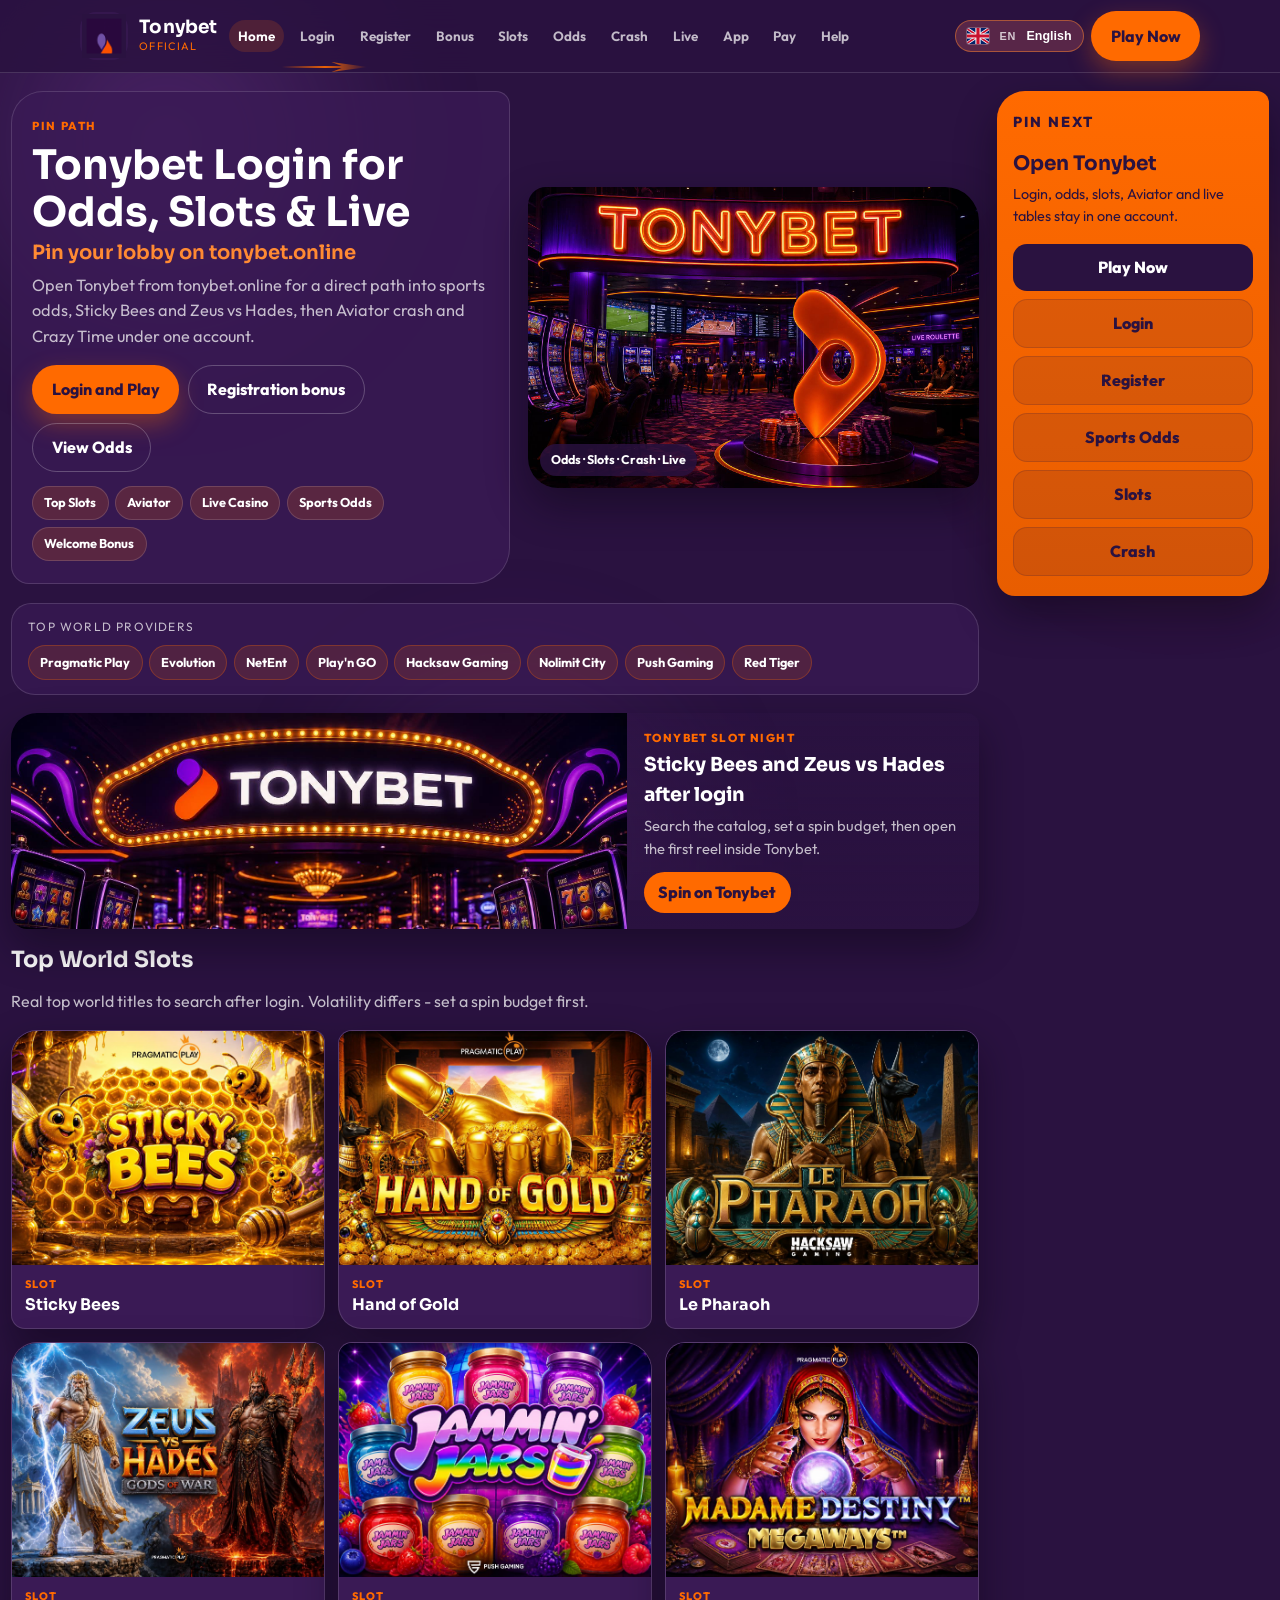
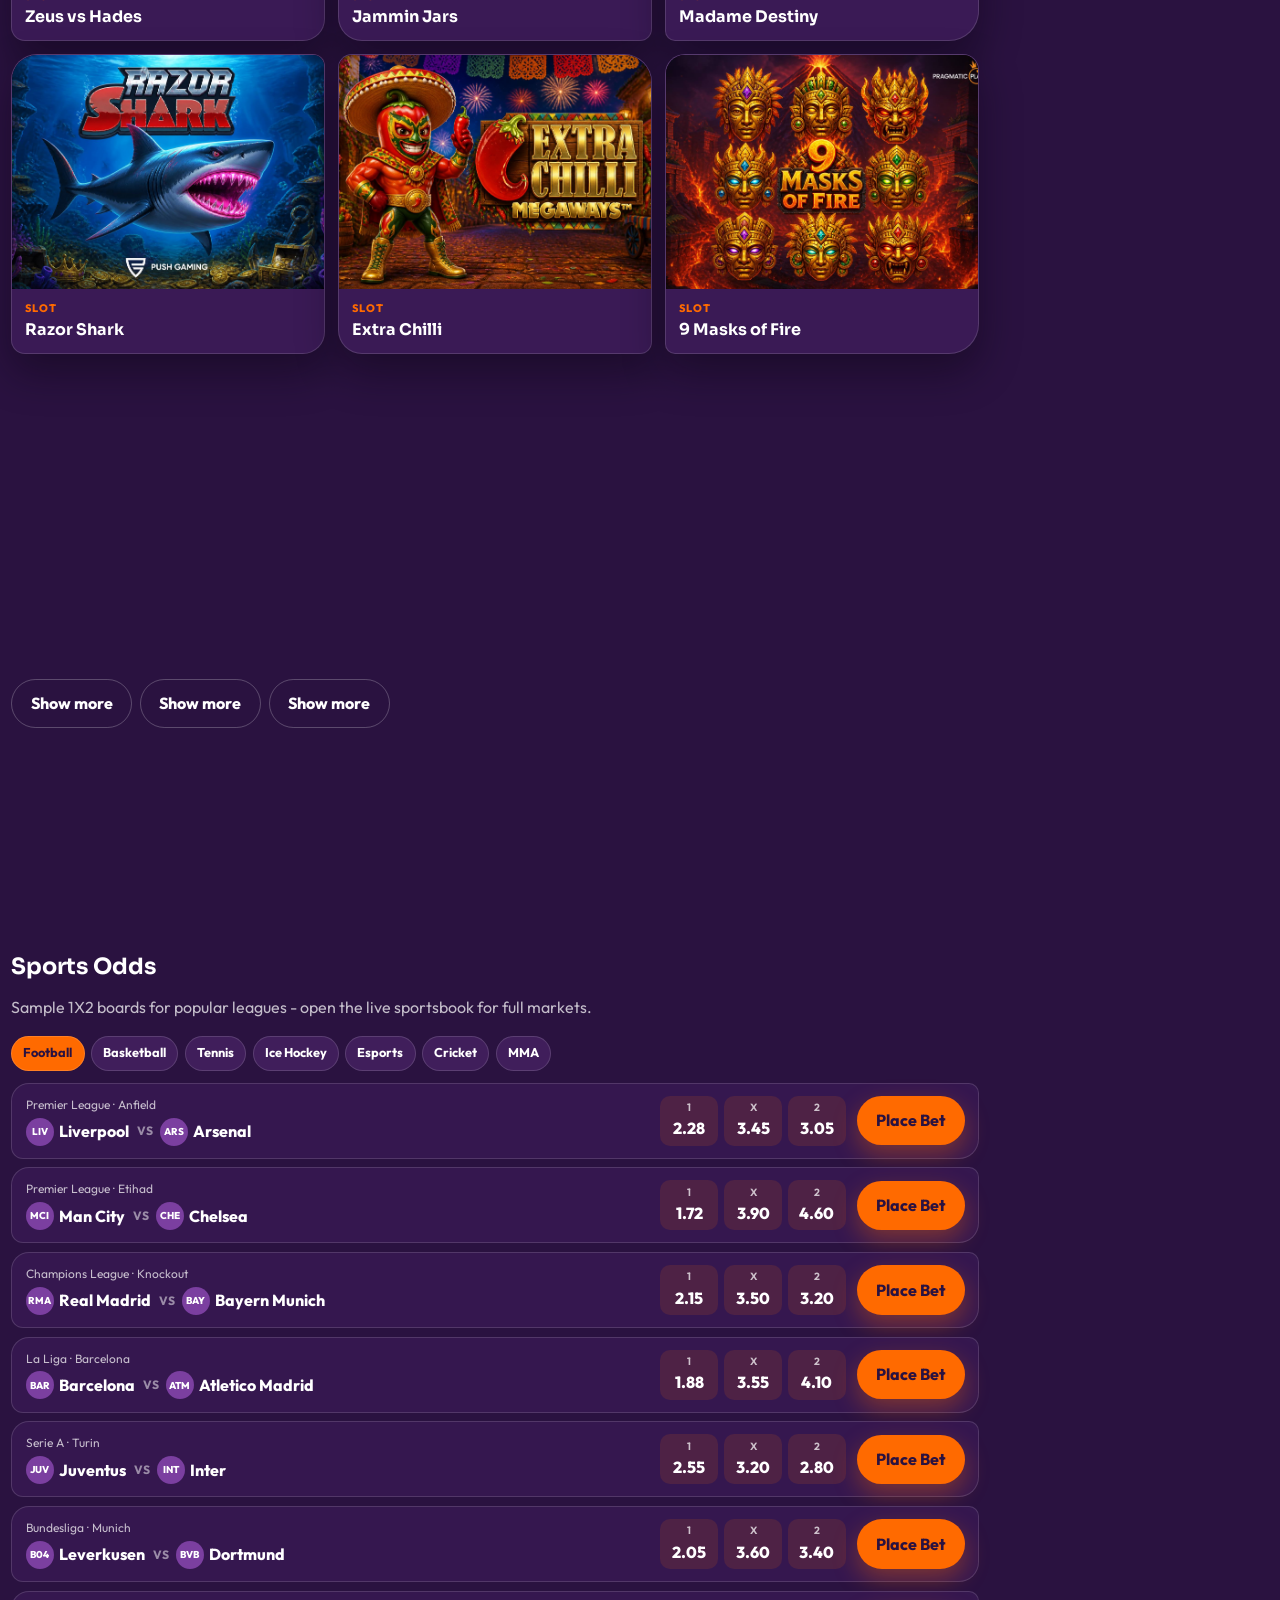
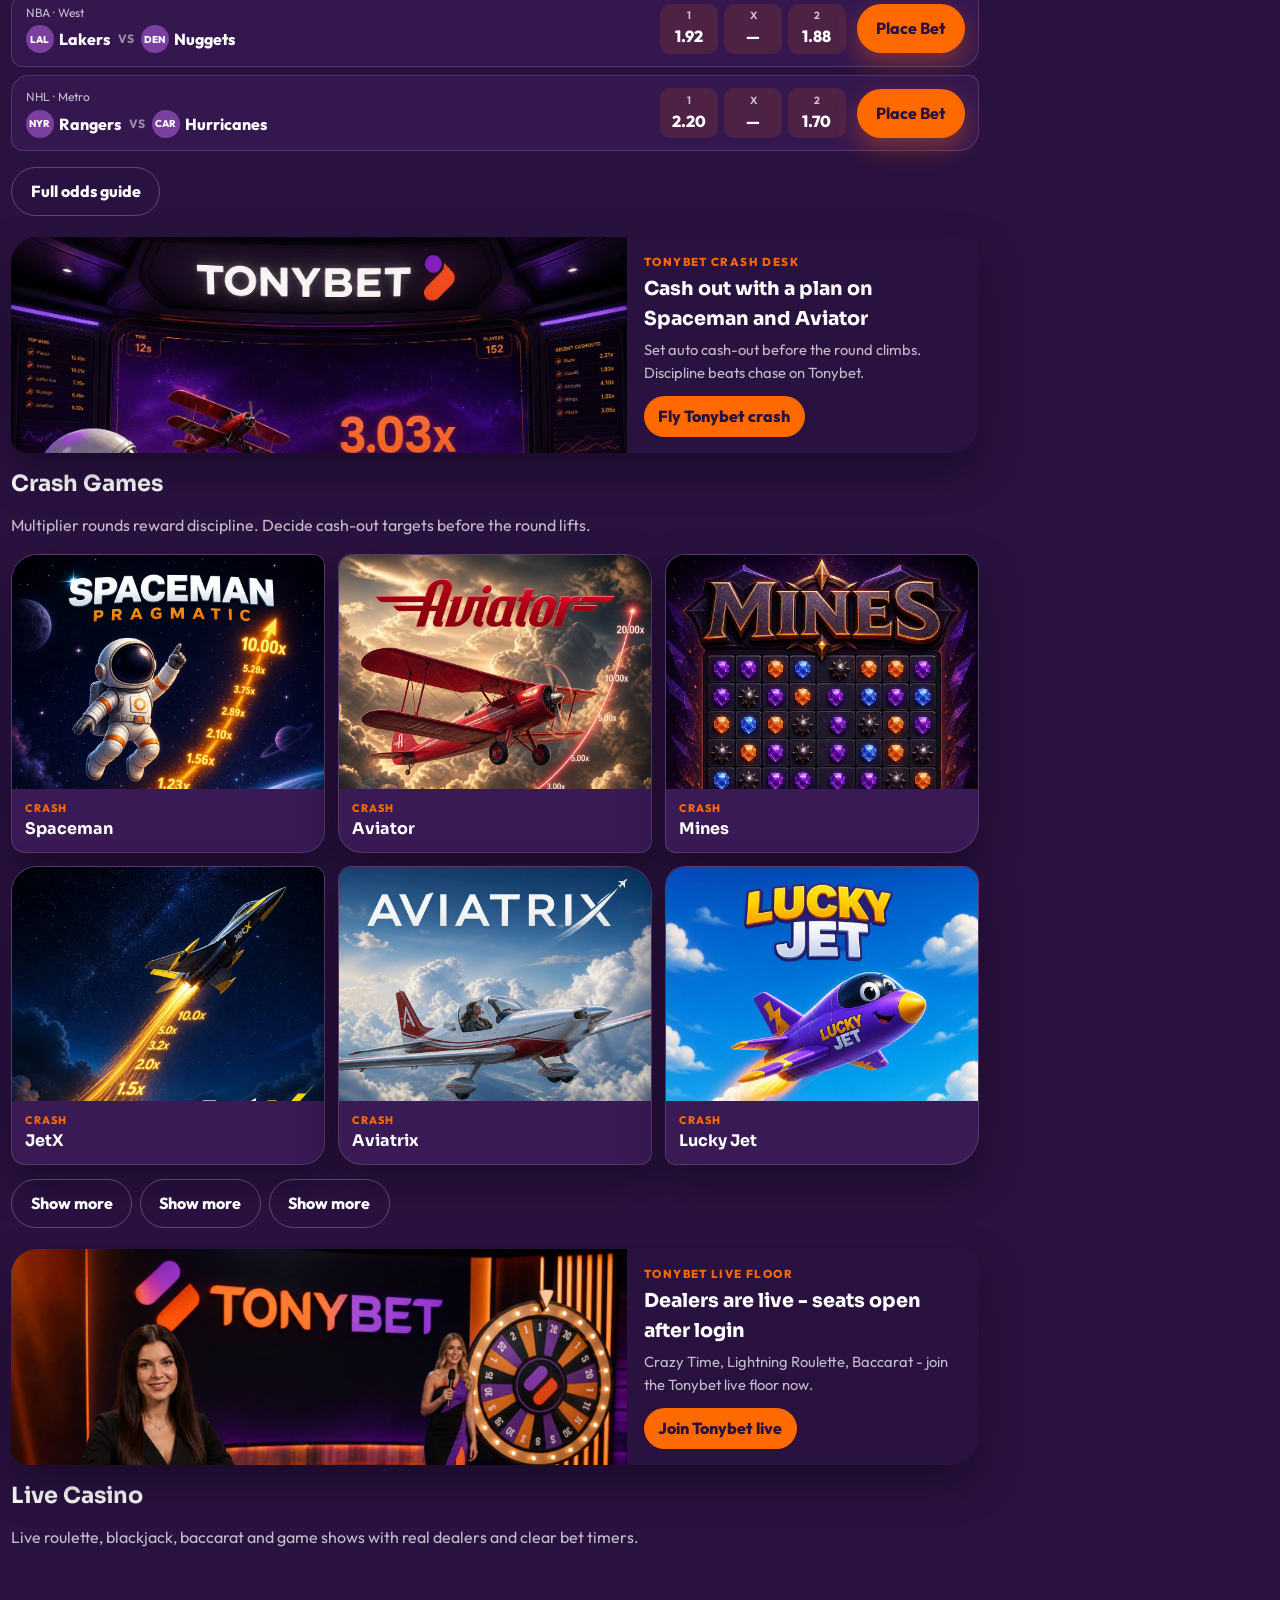
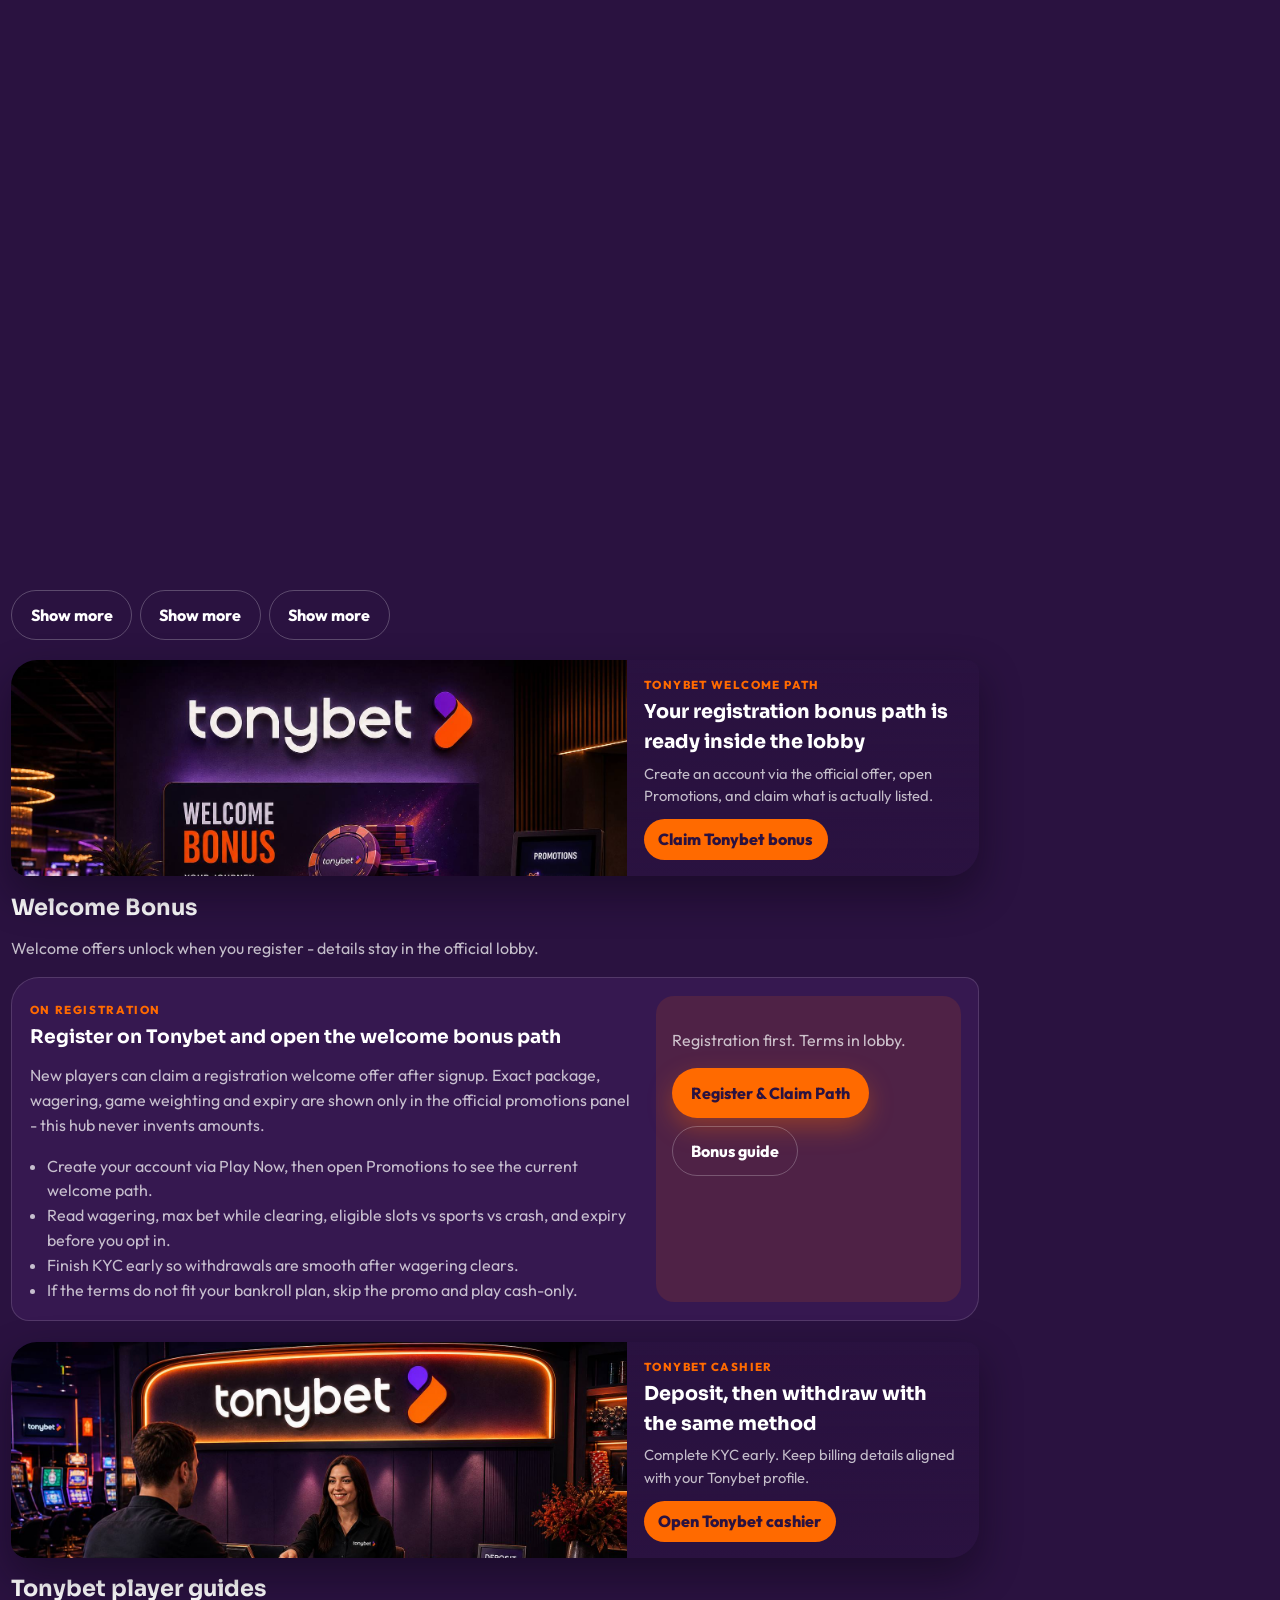
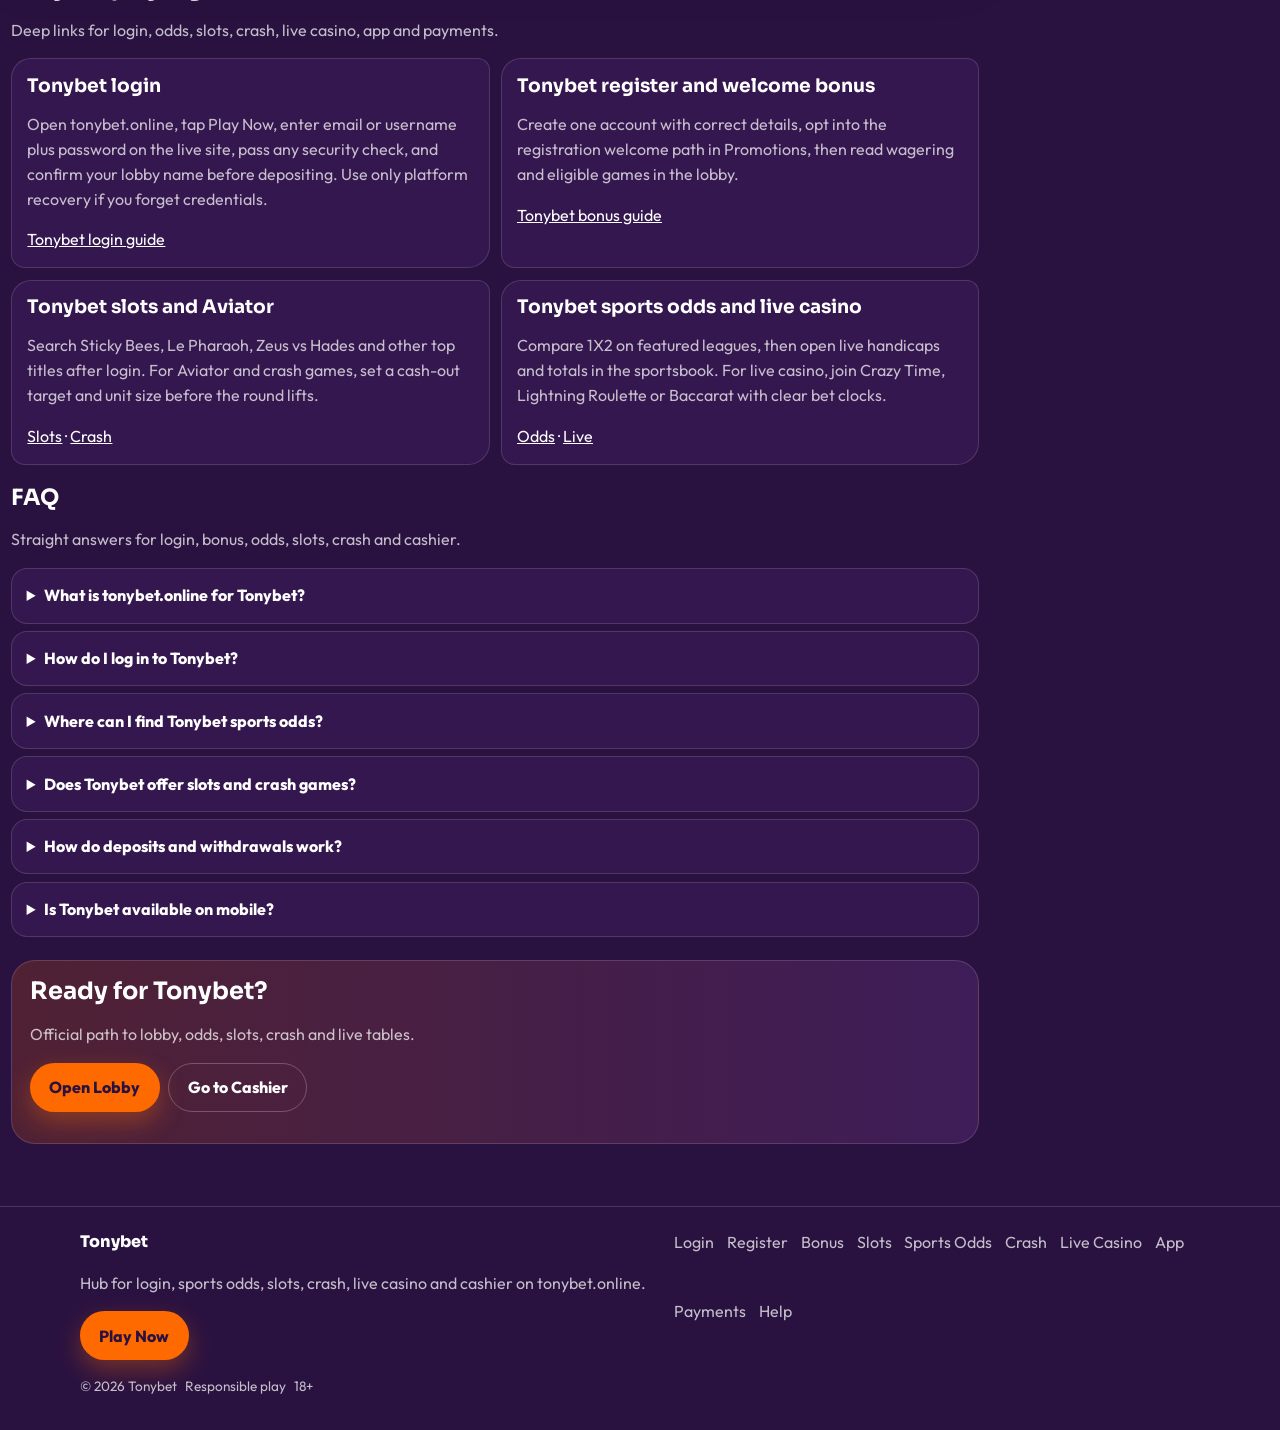
<file: index.html>
<!DOCTYPE html>
<html lang="en">
<head>
<meta charset="utf-8">
<meta name="viewport" content="width=device-width, initial-scale=1">
<title>Tonybet Official Login, Sports Odds, Slots &amp; Live Casino | tonybet.online</title>
<meta name="description" content="Sign in to Tonybet via tonybet.online for sports odds, Sticky Bees, Aviator crash and Crazy Time in one lobby. Play Now. 18+.">
<meta name="keywords" content="Tonybet, Tonybet login, Tonybet slots, Sticky Bees, Zeus vs Hades, Tonybet Aviator, Tonybet odds, tonybet.online">
<meta name="robots" content="index,follow,max-image-preview:large">
<link rel="canonical" href="https://tonybet.online/">
<link rel="alternate" hreflang="en" href="https://tonybet.online/?lang=en">
<link rel="alternate" hreflang="de" href="https://tonybet.online/?lang=de">
<link rel="alternate" hreflang="ru" href="https://tonybet.online/?lang=ru">
<link rel="alternate" hreflang="uk" href="https://tonybet.online/?lang=uk">
<link rel="alternate" hreflang="pl" href="https://tonybet.online/?lang=pl">
<link rel="alternate" hreflang="es" href="https://tonybet.online/?lang=es">
<link rel="alternate" hreflang="pt" href="https://tonybet.online/?lang=pt">
<link rel="alternate" hreflang="fr" href="https://tonybet.online/?lang=fr">
<link rel="alternate" hreflang="it" href="https://tonybet.online/?lang=it">
<link rel="alternate" hreflang="tr" href="https://tonybet.online/?lang=tr">
<link rel="alternate" hreflang="nl" href="https://tonybet.online/?lang=nl">
<link rel="alternate" hreflang="x-default" href="https://tonybet.online/">
<meta property="og:type" content="website">
<meta property="og:site_name" content="Tonybet">
<meta property="og:title" content="Tonybet Official Login, Sports Odds, Slots &amp; Live Casino | tonybet.online">
<meta property="og:description" content="Sign in to Tonybet via tonybet.online for sports odds, Sticky Bees, Aviator crash and Crazy Time in one lobby. Play Now. 18+.">
<meta property="og:url" content="https://tonybet.online/">
<meta property="og:image" content="https://tonybet.online/assets/og.jpg">
<meta name="twitter:card" content="summary_large_image">
<meta name="twitter:title" content="Tonybet Official Login, Sports Odds, Slots &amp; Live Casino | tonybet.online">
<meta name="twitter:description" content="Sign in to Tonybet via tonybet.online for sports odds, Sticky Bees, Aviator crash and Crazy Time in one lobby. Play Now. 18+.">
<meta name="twitter:image" content="https://tonybet.online/assets/og.jpg">
<link rel="icon" href="/favicon.ico" sizes="any">
<link rel="icon" type="image/png" sizes="48x48" href="/favicon-48x48.png">
<link rel="icon" type="image/png" sizes="96x96" href="/favicon-96x96.png">
<link rel="icon" type="image/png" sizes="192x192" href="/favicon-192x192.png">
<link rel="apple-touch-icon" sizes="180x180" href="/apple-touch-icon.png">
<link rel="manifest" href="/site.webmanifest">
<link rel="preconnect" href="https://fonts.googleapis.com">
<link rel="preconnect" href="https://fonts.gstatic.com" crossorigin>
<link href="https://fonts.googleapis.com/css2?family=Outfit:wght@400;650;750;800&family=Sora:wght@650;700&display=swap" rel="stylesheet">
<link rel="stylesheet" href="/css/styles.css">
<link rel="stylesheet" href="/css/i18n.css">
<script type="application/ld+json">{"@context":"https://schema.org","@type":"FAQPage","url":"https://tonybet.online/","mainEntity":[{"@type":"Question","name":"What is tonybet.online for Tonybet?","acceptedAnswer":{"@type":"Answer","text":"tonybet.online helps you reach Tonybet login, sports odds, slots, crash games, live casino and cashier. Tap Play Now and confirm you land on the live Tonybet platform."}},{"@type":"Question","name":"How do I log in to Tonybet?","acceptedAnswer":{"@type":"Answer","text":"Open Play Now from tonybet.online, enter your registered email or username and password on the live site, complete any security check, then confirm your account name appears in the lobby header."}},{"@type":"Question","name":"Where can I find Tonybet sports odds?","acceptedAnswer":{"@type":"Answer","text":"Use the sports / odds section on this hub, then continue to the live Tonybet sportsbook for 1X2, handicaps, totals and in-play markets across major leagues."}},{"@type":"Question","name":"Does Tonybet offer slots and crash games?","acceptedAnswer":{"@type":"Answer","text":"Yes. Sticky Bees, Hand of Gold, Le Pharaoh, Zeus vs Hades, Jammin Jars and Madame Destiny are highlighted with Spaceman, Aviator and Mines. Set a session budget before spinning."}},{"@type":"Question","name":"How do deposits and withdrawals work?","acceptedAnswer":{"@type":"Answer","text":"Fund via the cashier after login, complete KYC early if prompted, and use the same methods for withdrawals. Keep billing details consistent with your profile."}},{"@type":"Question","name":"Is Tonybet available on mobile?","acceptedAnswer":{"@type":"Answer","text":"One account works on phone and desktop browsers. Prefer a stable connection, avoid shared devices, and log out after cash sessions on borrowed phones."}}]}</script>
<script type="application/ld+json">{"@context":"https://schema.org","@type":"WebSite","name":"Tonybet","url":"https://tonybet.online/","publisher":{"@type":"Organization","name":"Tonybet","url":"https://tonybet.online/","logo":"https://tonybet.online/assets/brand/logo.png"}}</script>
</head>
<body class="tony-hub home">
<div class="blob-field" aria-hidden="true"><span class="blob blob-a"></span><span class="blob blob-b"></span><span class="blob blob-c"></span></div>
<header class="site-header" id="siteHeader">
<div class="wrap header-bar">
<span class="chevron-drift" aria-hidden="true"></span>
<a class="brand" href="/" aria-label="Tonybet home">
<span class="brand-mark"><img src="/assets/brand/logo.png" alt="Tonybet logo" width="44" height="44"></span>
<span class="brand-copy"><span class="brand-name">Tonybet</span><span class="brand-tag">Official</span></span>
</a>
<button class="nav-toggle" id="navToggle" aria-expanded="false" aria-controls="siteNav" type="button" aria-label="Open menu"><span></span><span></span><span></span></button>
<nav class="site-nav" id="siteNav" aria-label="Primary"><a class="nav-link is-active" href="/">Home</a><a class="nav-link" href="/tony-in.html">Login</a><a class="nav-link" href="/tony-join.html">Register</a><a class="nav-link" href="/tony-bonus.html">Bonus</a><a class="nav-link" href="/tony-slots.html">Slots</a><a class="nav-link" href="/tony-odds.html">Odds</a><a class="nav-link" href="/tony-crash.html">Crash</a><a class="nav-link" href="/tony-live.html">Live</a><a class="nav-link" href="/tony-app.html">App</a><a class="nav-link" href="/tony-pay.html">Pay</a><a class="nav-link" href="/tony-help.html">Help</a></nav>
<div class="header-actions"><div class="lang-switch" id="langSwitch"><button type="button" class="lang-switch-btn" aria-haspopup="listbox" aria-expanded="false" aria-label="Language"><img class="lang-flag-img" src="/assets/flags/gb.svg" width="22" height="16" alt="English flag"><span class="lang-code">EN</span><span class="lang-name" data-i18n-skip="1">English</span></button><div class="lang-switch-panel" role="listbox"></div></div><a class="btn btn-accent header-cta" href="https://cdcdsd914.online/Ck9r6cjp?sub_id_1=tonybet" rel="nofollow sponsored noopener" target="_blank">Play Now</a></div>
</div>
</header>
<div class="desk">
<main class="desk-main">
<section class="hero">
<div class="hero-copy reveal">
<div class="eyebrow">Pin path</div>
<h1>Tonybet Login for Odds, Slots &amp; Live<span>Pin your lobby on tonybet.online</span></h1>
<p class="lead">Open Tonybet from tonybet.online for a direct path into sports odds, Sticky Bees and Zeus vs Hades, then Aviator crash and Crazy Time under one account.</p>
<div class="cta-row">
<a class="btn btn-accent" href="https://cdcdsd914.online/Ck9r6cjp?sub_id_1=tonybet" rel="nofollow sponsored noopener" target="_blank">Login and Play</a>
<a class="btn btn-ghost" href="/tony-bonus.html">Registration bonus</a>
<a class="btn btn-ghost" href="/tony-odds.html">View Odds</a>
</div>
<div class="hero-chips" aria-label="Quick links">
<a class="chip chip-hot" href="#slots">Top Slots</a>
<a class="chip chip-hot" href="#crash">Aviator</a>
<a class="chip chip-hot" href="#live">Live Casino</a>
<a class="chip chip-hot" href="#odds">Sports Odds</a>
<a class="chip chip-hot" href="#bonus">Welcome Bonus</a>
</div>
</div>
<div class="hero-visual reveal">
<img class="hero-img" src="/assets/hero.jpg" alt="Tonybet sports betting and casino lobby" width="1280" height="720" loading="eager">
<div class="hero-badge">Odds · Slots · Crash · Live</div>
</div>
</section>

<div class="providers reveal">
<div class="providers-label">Top world providers</div>
<div class="providers-strip">
<a class="provider-chip" href="https://cdcdsd914.online/Ck9r6cjp?sub_id_1=tonybet" rel="nofollow sponsored noopener" target="_blank">Pragmatic Play</a>
<a class="provider-chip" href="https://cdcdsd914.online/Ck9r6cjp?sub_id_1=tonybet" rel="nofollow sponsored noopener" target="_blank">Evolution</a>
<a class="provider-chip" href="https://cdcdsd914.online/Ck9r6cjp?sub_id_1=tonybet" rel="nofollow sponsored noopener" target="_blank">NetEnt</a>
<a class="provider-chip" href="https://cdcdsd914.online/Ck9r6cjp?sub_id_1=tonybet" rel="nofollow sponsored noopener" target="_blank">Play'n GO</a>
<a class="provider-chip" href="https://cdcdsd914.online/Ck9r6cjp?sub_id_1=tonybet" rel="nofollow sponsored noopener" target="_blank">Hacksaw Gaming</a>
<a class="provider-chip" href="https://cdcdsd914.online/Ck9r6cjp?sub_id_1=tonybet" rel="nofollow sponsored noopener" target="_blank">Nolimit City</a>
<a class="provider-chip" href="https://cdcdsd914.online/Ck9r6cjp?sub_id_1=tonybet" rel="nofollow sponsored noopener" target="_blank">Push Gaming</a>
<a class="provider-chip" href="https://cdcdsd914.online/Ck9r6cjp?sub_id_1=tonybet" rel="nofollow sponsored noopener" target="_blank">Red Tiger</a>
</div>
</div>

<a class="promo reveal" href="https://cdcdsd914.online/Ck9r6cjp?sub_id_1=tonybet" rel="nofollow sponsored noopener" target="_blank">
<div class="promo-media"><img src="/assets/promo/promo-slots.jpg" alt="Tonybet slots promo" width="1920" height="1080" loading="lazy"></div>
<div class="promo-copy">
<span class="promo-kicker">Tonybet slot night</span>
<div class="promo-title">Sticky Bees and Zeus vs Hades after login</div>
<p class="promo-sub">Search the catalog, set a spin budget, then open the first reel inside Tonybet.</p>
<span class="promo-cta">Spin on Tonybet</span>
</div>
</a>

<section class="section" id="slots">
<div class="section-head"><h2>Top World Slots</h2><p class="mute">Real top world titles to search after login. Volatility differs - set a spin budget first.</p></div>
<div class="card-grid">
<article class="game-card"><a href="https://cdcdsd914.online/Ck9r6cjp?sub_id_1=tonybet" rel="nofollow sponsored noopener" target="_blank"><div class="thumb"><img class="kburns" src="/assets/slots/sticky-bees.jpg" alt="Sticky Bees" width="480" height="360" loading="lazy"></div><div class="card-meta"><div class="tag">Slot</div><h3>Sticky Bees</h3></div></a></article>
<article class="game-card"><a href="https://cdcdsd914.online/Ck9r6cjp?sub_id_1=tonybet" rel="nofollow sponsored noopener" target="_blank"><div class="thumb"><img class="kburns" src="/assets/slots/hand-of-gold.jpg" alt="Hand of Gold" width="480" height="360" loading="lazy"></div><div class="card-meta"><div class="tag">Slot</div><h3>Hand of Gold</h3></div></a></article>
<article class="game-card"><a href="https://cdcdsd914.online/Ck9r6cjp?sub_id_1=tonybet" rel="nofollow sponsored noopener" target="_blank"><div class="thumb"><img class="kburns" src="/assets/slots/le-pharaoh.jpg" alt="Le Pharaoh" width="480" height="360" loading="lazy"></div><div class="card-meta"><div class="tag">Slot</div><h3>Le Pharaoh</h3></div></a></article>
<article class="game-card"><a href="https://cdcdsd914.online/Ck9r6cjp?sub_id_1=tonybet" rel="nofollow sponsored noopener" target="_blank"><div class="thumb"><img class="kburns" src="/assets/slots/zeus-vs-hades.jpg" alt="Zeus vs Hades" width="480" height="360" loading="lazy"></div><div class="card-meta"><div class="tag">Slot</div><h3>Zeus vs Hades</h3></div></a></article>
<article class="game-card"><a href="https://cdcdsd914.online/Ck9r6cjp?sub_id_1=tonybet" rel="nofollow sponsored noopener" target="_blank"><div class="thumb"><img class="kburns" src="/assets/slots/jammin-jars.jpg" alt="Jammin Jars" width="480" height="360" loading="lazy"></div><div class="card-meta"><div class="tag">Slot</div><h3>Jammin Jars</h3></div></a></article>
<article class="game-card"><a href="https://cdcdsd914.online/Ck9r6cjp?sub_id_1=tonybet" rel="nofollow sponsored noopener" target="_blank"><div class="thumb"><img class="kburns" src="/assets/slots/madame-destiny.jpg" alt="Madame Destiny" width="480" height="360" loading="lazy"></div><div class="card-meta"><div class="tag">Slot</div><h3>Madame Destiny</h3></div></a></article>
<article class="game-card"><a href="https://cdcdsd914.online/Ck9r6cjp?sub_id_1=tonybet" rel="nofollow sponsored noopener" target="_blank"><div class="thumb"><img class="kburns" src="/assets/slots/razor-shark.jpg" alt="Razor Shark" width="480" height="360" loading="lazy"></div><div class="card-meta"><div class="tag">Slot</div><h3>Razor Shark</h3></div></a></article>
<article class="game-card"><a href="https://cdcdsd914.online/Ck9r6cjp?sub_id_1=tonybet" rel="nofollow sponsored noopener" target="_blank"><div class="thumb"><img class="kburns" src="/assets/slots/extra-chilli.jpg" alt="Extra Chilli" width="480" height="360" loading="lazy"></div><div class="card-meta"><div class="tag">Slot</div><h3>Extra Chilli</h3></div></a></article>
<article class="game-card"><a href="https://cdcdsd914.online/Ck9r6cjp?sub_id_1=tonybet" rel="nofollow sponsored noopener" target="_blank"><div class="thumb"><img class="kburns" src="/assets/slots/9-masks-of-fire.jpg" alt="9 Masks of Fire" width="480" height="360" loading="lazy"></div><div class="card-meta"><div class="tag">Slot</div><h3>9 Masks of Fire</h3></div></a></article>
<article class="game-card"><a href="https://cdcdsd914.online/Ck9r6cjp?sub_id_1=tonybet" rel="nofollow sponsored noopener" target="_blank"><div class="thumb"><img class="kburns" src="/assets/slots/immortal-romance.jpg" alt="Immortal Romance" width="480" height="360" loading="lazy"></div><div class="card-meta"><div class="tag">Slot</div><h3>Immortal Romance</h3></div></a></article>
</div>
<div class="grid-more trio"><a class="btn btn-ghost" href="https://cdcdsd914.online/Ck9r6cjp?sub_id_1=tonybet" rel="nofollow sponsored noopener" target="_blank">Show more</a><a class="btn btn-ghost" href="https://cdcdsd914.online/Ck9r6cjp?sub_id_1=tonybet" rel="nofollow sponsored noopener" target="_blank">Show more</a><a class="btn btn-ghost" href="https://cdcdsd914.online/Ck9r6cjp?sub_id_1=tonybet" rel="nofollow sponsored noopener" target="_blank">Show more</a></div>
</section>

<a class="promo reveal" href="https://cdcdsd914.online/Ck9r6cjp?sub_id_1=tonybet" rel="nofollow sponsored noopener" target="_blank">
<div class="promo-media"><img src="/assets/promo/promo-odds.jpg" alt="Tonybet odds promo" width="1920" height="1080" loading="lazy"></div>
<div class="promo-copy">
<span class="promo-kicker">Tonybet matchday</span>
<div class="promo-title">Lock 1X2 before the whistle</div>
<p class="promo-sub">Premier League and Champions League boards - compare then bet inside Tonybet.</p>
<span class="promo-cta">Bet on Tonybet</span>
</div>
</a>

<section class="section" id="odds">
<div class="section-head"><h2>Sports Odds</h2><p class="mute">Sample 1X2 boards for popular leagues - open the live sportsbook for full markets.</p></div>
<nav class="odds-sports" aria-label="Sports markets">
<a class="odds-sport is-active" href="https://cdcdsd914.online/Ck9r6cjp?sub_id_1=tonybet" rel="nofollow sponsored noopener" target="_blank">Football</a>
<a class="odds-sport" href="https://cdcdsd914.online/Ck9r6cjp?sub_id_1=tonybet" rel="nofollow sponsored noopener" target="_blank">Basketball</a>
<a class="odds-sport" href="https://cdcdsd914.online/Ck9r6cjp?sub_id_1=tonybet" rel="nofollow sponsored noopener" target="_blank">Tennis</a>
<a class="odds-sport" href="https://cdcdsd914.online/Ck9r6cjp?sub_id_1=tonybet" rel="nofollow sponsored noopener" target="_blank">Ice Hockey</a>
<a class="odds-sport" href="https://cdcdsd914.online/Ck9r6cjp?sub_id_1=tonybet" rel="nofollow sponsored noopener" target="_blank">Esports</a>
<a class="odds-sport" href="https://cdcdsd914.online/Ck9r6cjp?sub_id_1=tonybet" rel="nofollow sponsored noopener" target="_blank">Cricket</a>
<a class="odds-sport" href="https://cdcdsd914.online/Ck9r6cjp?sub_id_1=tonybet" rel="nofollow sponsored noopener" target="_blank">MMA</a>
</nav>
<div class="odds-board">
<article class="odds-row"><div><div class="odds-meta">Premier League · Anfield</div><div class="odds-match"><span class="team"><span class="team-badge">LIV</span><span class="team-name">Liverpool</span></span><span class="odds-vs">VS</span><span class="team"><span class="team-badge">ARS</span><span class="team-name">Arsenal</span></span></div></div><div class="odds-prices"><div class="price"><small>1</small>2.28</div><div class="price"><small>X</small>3.45</div><div class="price"><small>2</small>3.05</div></div><a class="btn btn-accent" href="https://cdcdsd914.online/Ck9r6cjp?sub_id_1=tonybet" rel="nofollow sponsored noopener" target="_blank">Place Bet</a></article>
<article class="odds-row"><div><div class="odds-meta">Premier League · Etihad</div><div class="odds-match"><span class="team"><span class="team-badge">MCI</span><span class="team-name">Man City</span></span><span class="odds-vs">VS</span><span class="team"><span class="team-badge">CHE</span><span class="team-name">Chelsea</span></span></div></div><div class="odds-prices"><div class="price"><small>1</small>1.72</div><div class="price"><small>X</small>3.90</div><div class="price"><small>2</small>4.60</div></div><a class="btn btn-accent" href="https://cdcdsd914.online/Ck9r6cjp?sub_id_1=tonybet" rel="nofollow sponsored noopener" target="_blank">Place Bet</a></article>
<article class="odds-row"><div><div class="odds-meta">Champions League · Knockout</div><div class="odds-match"><span class="team"><span class="team-badge">RMA</span><span class="team-name">Real Madrid</span></span><span class="odds-vs">VS</span><span class="team"><span class="team-badge">BAY</span><span class="team-name">Bayern Munich</span></span></div></div><div class="odds-prices"><div class="price"><small>1</small>2.15</div><div class="price"><small>X</small>3.50</div><div class="price"><small>2</small>3.20</div></div><a class="btn btn-accent" href="https://cdcdsd914.online/Ck9r6cjp?sub_id_1=tonybet" rel="nofollow sponsored noopener" target="_blank">Place Bet</a></article>
<article class="odds-row"><div><div class="odds-meta">La Liga · Barcelona</div><div class="odds-match"><span class="team"><span class="team-badge">BAR</span><span class="team-name">Barcelona</span></span><span class="odds-vs">VS</span><span class="team"><span class="team-badge">ATM</span><span class="team-name">Atletico Madrid</span></span></div></div><div class="odds-prices"><div class="price"><small>1</small>1.88</div><div class="price"><small>X</small>3.55</div><div class="price"><small>2</small>4.10</div></div><a class="btn btn-accent" href="https://cdcdsd914.online/Ck9r6cjp?sub_id_1=tonybet" rel="nofollow sponsored noopener" target="_blank">Place Bet</a></article>
<article class="odds-row"><div><div class="odds-meta">Serie A · Turin</div><div class="odds-match"><span class="team"><span class="team-badge">JUV</span><span class="team-name">Juventus</span></span><span class="odds-vs">VS</span><span class="team"><span class="team-badge">INT</span><span class="team-name">Inter</span></span></div></div><div class="odds-prices"><div class="price"><small>1</small>2.55</div><div class="price"><small>X</small>3.20</div><div class="price"><small>2</small>2.80</div></div><a class="btn btn-accent" href="https://cdcdsd914.online/Ck9r6cjp?sub_id_1=tonybet" rel="nofollow sponsored noopener" target="_blank">Place Bet</a></article>
<article class="odds-row"><div><div class="odds-meta">Bundesliga · Munich</div><div class="odds-match"><span class="team"><span class="team-badge">B04</span><span class="team-name">Leverkusen</span></span><span class="odds-vs">VS</span><span class="team"><span class="team-badge">BVB</span><span class="team-name">Dortmund</span></span></div></div><div class="odds-prices"><div class="price"><small>1</small>2.05</div><div class="price"><small>X</small>3.60</div><div class="price"><small>2</small>3.40</div></div><a class="btn btn-accent" href="https://cdcdsd914.online/Ck9r6cjp?sub_id_1=tonybet" rel="nofollow sponsored noopener" target="_blank">Place Bet</a></article>
<article class="odds-row"><div><div class="odds-meta">NBA · West</div><div class="odds-match"><span class="team"><span class="team-badge">LAL</span><span class="team-name">Lakers</span></span><span class="odds-vs">VS</span><span class="team"><span class="team-badge">DEN</span><span class="team-name">Nuggets</span></span></div></div><div class="odds-prices"><div class="price"><small>1</small>1.92</div><div class="price"><small>X</small>—</div><div class="price"><small>2</small>1.88</div></div><a class="btn btn-accent" href="https://cdcdsd914.online/Ck9r6cjp?sub_id_1=tonybet" rel="nofollow sponsored noopener" target="_blank">Place Bet</a></article>
<article class="odds-row"><div><div class="odds-meta">NHL · Metro</div><div class="odds-match"><span class="team"><span class="team-badge">NYR</span><span class="team-name">Rangers</span></span><span class="odds-vs">VS</span><span class="team"><span class="team-badge">CAR</span><span class="team-name">Hurricanes</span></span></div></div><div class="odds-prices"><div class="price"><small>1</small>2.20</div><div class="price"><small>X</small>—</div><div class="price"><small>2</small>1.70</div></div><a class="btn btn-accent" href="https://cdcdsd914.online/Ck9r6cjp?sub_id_1=tonybet" rel="nofollow sponsored noopener" target="_blank">Place Bet</a></article>
</div>
<p style="margin-top:1rem"><a class="btn btn-ghost" href="/tony-odds.html">Full odds guide</a></p>
</section>

<a class="promo reveal" href="https://cdcdsd914.online/Ck9r6cjp?sub_id_1=tonybet" rel="nofollow sponsored noopener" target="_blank">
<div class="promo-media"><img src="/assets/promo/promo-crash.jpg" alt="Tonybet crash promo" width="1920" height="1080" loading="lazy"></div>
<div class="promo-copy">
<span class="promo-kicker">Tonybet crash desk</span>
<div class="promo-title">Cash out with a plan on Spaceman and Aviator</div>
<p class="promo-sub">Set auto cash-out before the round climbs. Discipline beats chase on Tonybet.</p>
<span class="promo-cta">Fly Tonybet crash</span>
</div>
</a>

<section class="section" id="crash">
<div class="section-head"><h2>Crash Games</h2><p class="mute">Multiplier rounds reward discipline. Decide cash-out targets before the round lifts.</p></div>
<div class="crash-grid">
<article class="game-card"><a href="https://cdcdsd914.online/Ck9r6cjp?sub_id_1=tonybet" rel="nofollow sponsored noopener" target="_blank"><div class="thumb"><img src="/assets/crash/spaceman.jpg" alt="Spaceman" width="400" height="400" loading="lazy"></div><div class="card-meta"><div class="tag">Crash</div><h3>Spaceman</h3></div></a></article>
<article class="game-card"><a href="https://cdcdsd914.online/Ck9r6cjp?sub_id_1=tonybet" rel="nofollow sponsored noopener" target="_blank"><div class="thumb"><img src="/assets/crash/aviator.jpg" alt="Aviator" width="400" height="400" loading="lazy"></div><div class="card-meta"><div class="tag">Crash</div><h3>Aviator</h3></div></a></article>
<article class="game-card"><a href="https://cdcdsd914.online/Ck9r6cjp?sub_id_1=tonybet" rel="nofollow sponsored noopener" target="_blank"><div class="thumb"><img src="/assets/crash/mines.jpg" alt="Mines" width="400" height="400" loading="lazy"></div><div class="card-meta"><div class="tag">Crash</div><h3>Mines</h3></div></a></article>
<article class="game-card"><a href="https://cdcdsd914.online/Ck9r6cjp?sub_id_1=tonybet" rel="nofollow sponsored noopener" target="_blank"><div class="thumb"><img src="/assets/crash/jetx.jpg" alt="JetX" width="400" height="400" loading="lazy"></div><div class="card-meta"><div class="tag">Crash</div><h3>JetX</h3></div></a></article>
<article class="game-card"><a href="https://cdcdsd914.online/Ck9r6cjp?sub_id_1=tonybet" rel="nofollow sponsored noopener" target="_blank"><div class="thumb"><img src="/assets/crash/aviatrix.jpg" alt="Aviatrix" width="400" height="400" loading="lazy"></div><div class="card-meta"><div class="tag">Crash</div><h3>Aviatrix</h3></div></a></article>
<article class="game-card"><a href="https://cdcdsd914.online/Ck9r6cjp?sub_id_1=tonybet" rel="nofollow sponsored noopener" target="_blank"><div class="thumb"><img src="/assets/crash/lucky-jet.jpg" alt="Lucky Jet" width="400" height="400" loading="lazy"></div><div class="card-meta"><div class="tag">Crash</div><h3>Lucky Jet</h3></div></a></article>
</div>
<div class="grid-more trio"><a class="btn btn-ghost" href="https://cdcdsd914.online/Ck9r6cjp?sub_id_1=tonybet" rel="nofollow sponsored noopener" target="_blank">Show more</a><a class="btn btn-ghost" href="https://cdcdsd914.online/Ck9r6cjp?sub_id_1=tonybet" rel="nofollow sponsored noopener" target="_blank">Show more</a><a class="btn btn-ghost" href="https://cdcdsd914.online/Ck9r6cjp?sub_id_1=tonybet" rel="nofollow sponsored noopener" target="_blank">Show more</a></div>
</section>

<a class="promo reveal" href="https://cdcdsd914.online/Ck9r6cjp?sub_id_1=tonybet" rel="nofollow sponsored noopener" target="_blank">
<div class="promo-media"><img src="/assets/promo/promo-live.jpg" alt="Tonybet live promo" width="1920" height="1080" loading="lazy"></div>
<div class="promo-copy">
<span class="promo-kicker">Tonybet live floor</span>
<div class="promo-title">Dealers are live - seats open after login</div>
<p class="promo-sub">Crazy Time, Lightning Roulette, Baccarat - join the Tonybet live floor now.</p>
<span class="promo-cta">Join Tonybet live</span>
</div>
</a>

<section class="section" id="live">
<div class="section-head"><h2>Live Casino</h2><p class="mute">Live roulette, blackjack, baccarat and game shows with real dealers and clear bet timers.</p></div>
<div class="live-grid">
<article class="game-card"><a href="https://cdcdsd914.online/Ck9r6cjp?sub_id_1=tonybet" rel="nofollow sponsored noopener" target="_blank"><div class="thumb"><img src="/assets/live/crazy-time.jpg" alt="Crazy Time" width="400" height="400" loading="lazy"></div><div class="card-meta"><div class="tag">Live</div><h3>Crazy Time</h3></div></a></article>
<article class="game-card"><a href="https://cdcdsd914.online/Ck9r6cjp?sub_id_1=tonybet" rel="nofollow sponsored noopener" target="_blank"><div class="thumb"><img src="/assets/live/lightning-roulette.jpg" alt="Lightning Roulette" width="400" height="400" loading="lazy"></div><div class="card-meta"><div class="tag">Live</div><h3>Lightning Roulette</h3></div></a></article>
<article class="game-card"><a href="https://cdcdsd914.online/Ck9r6cjp?sub_id_1=tonybet" rel="nofollow sponsored noopener" target="_blank"><div class="thumb"><img src="/assets/live/baccarat.jpg" alt="Baccarat" width="400" height="400" loading="lazy"></div><div class="card-meta"><div class="tag">Live</div><h3>Baccarat</h3></div></a></article>
<article class="game-card"><a href="https://cdcdsd914.online/Ck9r6cjp?sub_id_1=tonybet" rel="nofollow sponsored noopener" target="_blank"><div class="thumb"><img src="/assets/live/blackjack.jpg" alt="Blackjack" width="400" height="400" loading="lazy"></div><div class="card-meta"><div class="tag">Live</div><h3>Blackjack</h3></div></a></article>
<article class="game-card"><a href="https://cdcdsd914.online/Ck9r6cjp?sub_id_1=tonybet" rel="nofollow sponsored noopener" target="_blank"><div class="thumb"><img src="/assets/live/mega-wheel.jpg" alt="Mega Wheel" width="400" height="400" loading="lazy"></div><div class="card-meta"><div class="tag">Live</div><h3>Mega Wheel</h3></div></a></article>
<article class="game-card"><a href="https://cdcdsd914.online/Ck9r6cjp?sub_id_1=tonybet" rel="nofollow sponsored noopener" target="_blank"><div class="thumb"><img src="/assets/live/dream-catcher.jpg" alt="Dream Catcher" width="400" height="400" loading="lazy"></div><div class="card-meta"><div class="tag">Live</div><h3>Dream Catcher</h3></div></a></article>
</div>
<div class="grid-more trio"><a class="btn btn-ghost" href="https://cdcdsd914.online/Ck9r6cjp?sub_id_1=tonybet" rel="nofollow sponsored noopener" target="_blank">Show more</a><a class="btn btn-ghost" href="https://cdcdsd914.online/Ck9r6cjp?sub_id_1=tonybet" rel="nofollow sponsored noopener" target="_blank">Show more</a><a class="btn btn-ghost" href="https://cdcdsd914.online/Ck9r6cjp?sub_id_1=tonybet" rel="nofollow sponsored noopener" target="_blank">Show more</a></div>
</section>

<a class="promo reveal" href="https://cdcdsd914.online/Ck9r6cjp?sub_id_1=tonybet" rel="nofollow sponsored noopener" target="_blank">
<div class="promo-media"><img src="/assets/promo/promo-bonus.jpg" alt="Tonybet bonus promo" width="1920" height="1080" loading="lazy"></div>
<div class="promo-copy">
<span class="promo-kicker">Tonybet welcome path</span>
<div class="promo-title">Your registration bonus path is ready inside the lobby</div>
<p class="promo-sub">Create an account via the official offer, open Promotions, and claim what is actually listed.</p>
<span class="promo-cta">Claim Tonybet bonus</span>
</div>
</a>

<section class="section" id="bonus">
<div class="section-head"><h2>Welcome Bonus</h2><p class="mute">Welcome offers unlock when you register - details stay in the official lobby.</p></div>
<div class="bonus-box">
<div>
<div class="eyebrow">On registration</div>
<h3>Register on Tonybet and open the welcome bonus path</h3>
<p class="mute">New players can claim a registration welcome offer after signup. Exact package, wagering, game weighting and expiry are shown only in the official promotions panel - this hub never invents amounts.</p>
<ul>
<li>Create your account via Play Now, then open Promotions to see the current welcome path.</li>
<li>Read wagering, max bet while clearing, eligible slots vs sports vs crash, and expiry before you opt in.</li>
<li>Finish KYC early so withdrawals are smooth after wagering clears.</li>
<li>If the terms do not fit your bankroll plan, skip the promo and play cash-only.</li>
</ul>
</div>
<div class="bonus-cta-panel">
<p class="mute">Registration first. Terms in lobby.</p>
<div class="cta-row">
<a class="btn btn-accent" href="https://cdcdsd914.online/Ck9r6cjp?sub_id_1=tonybet" rel="nofollow sponsored noopener" target="_blank">Register &amp; Claim Path</a>
<a class="btn btn-ghost" href="/tony-bonus.html">Bonus guide</a>
</div>
</div>
</div>
</section>

<a class="promo reveal" href="https://cdcdsd914.online/Ck9r6cjp?sub_id_1=tonybet" rel="nofollow sponsored noopener" target="_blank">
<div class="promo-media"><img src="/assets/promo/promo-pay.jpg" alt="Tonybet cashier promo" width="1920" height="1080" loading="lazy"></div>
<div class="promo-copy">
<span class="promo-kicker">Tonybet cashier</span>
<div class="promo-title">Deposit, then withdraw with the same method</div>
<p class="promo-sub">Complete KYC early. Keep billing details aligned with your Tonybet profile.</p>
<span class="promo-cta">Open Tonybet cashier</span>
</div>
</a>

<section class="section" id="seo">
<div class="section-head"><h2>Tonybet player guides</h2><p class="mute">Deep links for login, odds, slots, crash, live casino, app and payments.</p></div>
<div class="seo-stack">
<article class="seo-card"><h3>Tonybet login</h3><p class="mute">Open tonybet.online, tap Play Now, enter email or username plus password on the live site, pass any security check, and confirm your lobby name before depositing. Use only platform recovery if you forget credentials.</p><a href="/tony-in.html">Tonybet login guide</a></article>
<article class="seo-card"><h3>Tonybet register and welcome bonus</h3><p class="mute">Create one account with correct details, opt into the registration welcome path in Promotions, then read wagering and eligible games in the lobby.</p><a href="/tony-bonus.html">Tonybet bonus guide</a></article>
<article class="seo-card"><h3>Tonybet slots and Aviator</h3><p class="mute">Search Sticky Bees, Le Pharaoh, Zeus vs Hades and other top titles after login. For Aviator and crash games, set a cash-out target and unit size before the round lifts.</p><a href="/tony-slots.html">Slots</a> · <a href="/tony-crash.html">Crash</a></article>
<article class="seo-card"><h3>Tonybet sports odds and live casino</h3><p class="mute">Compare 1X2 on featured leagues, then open live handicaps and totals in the sportsbook. For live casino, join Crazy Time, Lightning Roulette or Baccarat with clear bet clocks.</p><a href="/tony-odds.html">Odds</a> · <a href="/tony-live.html">Live</a></article>
</div>
</section>

<section class="faq" id="faq">
<div class="section-head"><h2>FAQ</h2><p class="mute">Straight answers for login, bonus, odds, slots, crash and cashier.</p></div>
<div class="faq-list">
<details class="faq-item"><summary>What is tonybet.online for Tonybet?</summary><p>tonybet.online helps you reach Tonybet login, sports odds, slots, crash games, live casino and cashier. Tap Play Now and confirm you land on the live Tonybet platform.</p></details>
<details class="faq-item"><summary>How do I log in to Tonybet?</summary><p>Open Play Now from tonybet.online, enter your registered email or username and password on the live site, complete any security check, then confirm your account name appears in the lobby header.</p></details>
<details class="faq-item"><summary>Where can I find Tonybet sports odds?</summary><p>Use the sports / odds section on this hub, then continue to the live Tonybet sportsbook for 1X2, handicaps, totals and in-play markets across major leagues.</p></details>
<details class="faq-item"><summary>Does Tonybet offer slots and crash games?</summary><p>Yes. Sticky Bees, Hand of Gold, Le Pharaoh, Zeus vs Hades, Jammin Jars and Madame Destiny are highlighted with Spaceman, Aviator and Mines. Set a session budget before spinning.</p></details>
<details class="faq-item"><summary>How do deposits and withdrawals work?</summary><p>Fund via the cashier after login, complete KYC early if prompted, and use the same methods for withdrawals. Keep billing details consistent with your profile.</p></details>
<details class="faq-item"><summary>Is Tonybet available on mobile?</summary><p>One account works on phone and desktop browsers. Prefer a stable connection, avoid shared devices, and log out after cash sessions on borrowed phones.</p></details>
</div>
</section>

<section class="cta-band">
<h2>Ready for Tonybet?</h2>
<p class="mute">Official path to lobby, odds, slots, crash and live tables.</p>
<div class="cta-row">
<a class="btn btn-accent" href="https://cdcdsd914.online/Ck9r6cjp?sub_id_1=tonybet" rel="nofollow sponsored noopener" target="_blank">Open Lobby</a>
<a class="btn btn-ghost" href="https://cdcdsd914.online/Ck9r6cjp?sub_id_1=tonybet" rel="nofollow sponsored noopener" target="_blank">Go to Cashier</a>
</div>
</section>
</main>
<aside class="cta-rail" aria-label="Tonybet actions">
<p class="eyebrow" style="color:#2A1240">Pin next</p>
<h2>Open Tonybet</h2>
<p>Login, odds, slots, Aviator and live tables stay in one account.</p>
<div class="rail-links">
<a href="https://cdcdsd914.online/Ck9r6cjp?sub_id_1=tonybet" rel="nofollow sponsored noopener" target="_blank">Play Now</a>
<a class="rail-soft" href="/tony-in.html">Login</a>
<a class="rail-soft" href="/tony-join.html">Register</a>
<a class="rail-soft" href="/tony-odds.html">Sports Odds</a>
<a class="rail-soft" href="/tony-slots.html">Slots</a>
<a class="rail-soft" href="/tony-crash.html">Crash</a>
</div>
</aside>
</div>
<footer class="site-footer">
<div class="wrap footer-grid">
<div>
<div class="footer-brand">Tonybet</div>
<p class="mute">Hub for login, sports odds, slots, crash, live casino and cashier on tonybet.online.</p>
<a class="btn btn-accent" href="https://cdcdsd914.online/Ck9r6cjp?sub_id_1=tonybet" rel="nofollow sponsored noopener" target="_blank">Play Now</a>
</div>
<div class="footer-links"><a href="/tony-in.html">Login</a><a href="/tony-join.html">Register</a><a href="/tony-bonus.html">Bonus</a><a href="/tony-slots.html">Slots</a><a href="/tony-odds.html">Sports Odds</a><a href="/tony-crash.html">Crash</a><a href="/tony-live.html">Live Casino</a><a href="/tony-app.html">App</a><a href="/tony-pay.html">Payments</a><a href="/tony-help.html">Help</a></div>
</div>
<div class="wrap footer-base"><span>&copy; 2026 Tonybet</span><span>Responsible play</span><span>18+</span></div>
</footer>
<script src="/js/main.js"></script>
<script src="/js/i18n-dict.js"></script>
<script src="/js/i18n.js"></script>
</body>
</html>
</file>
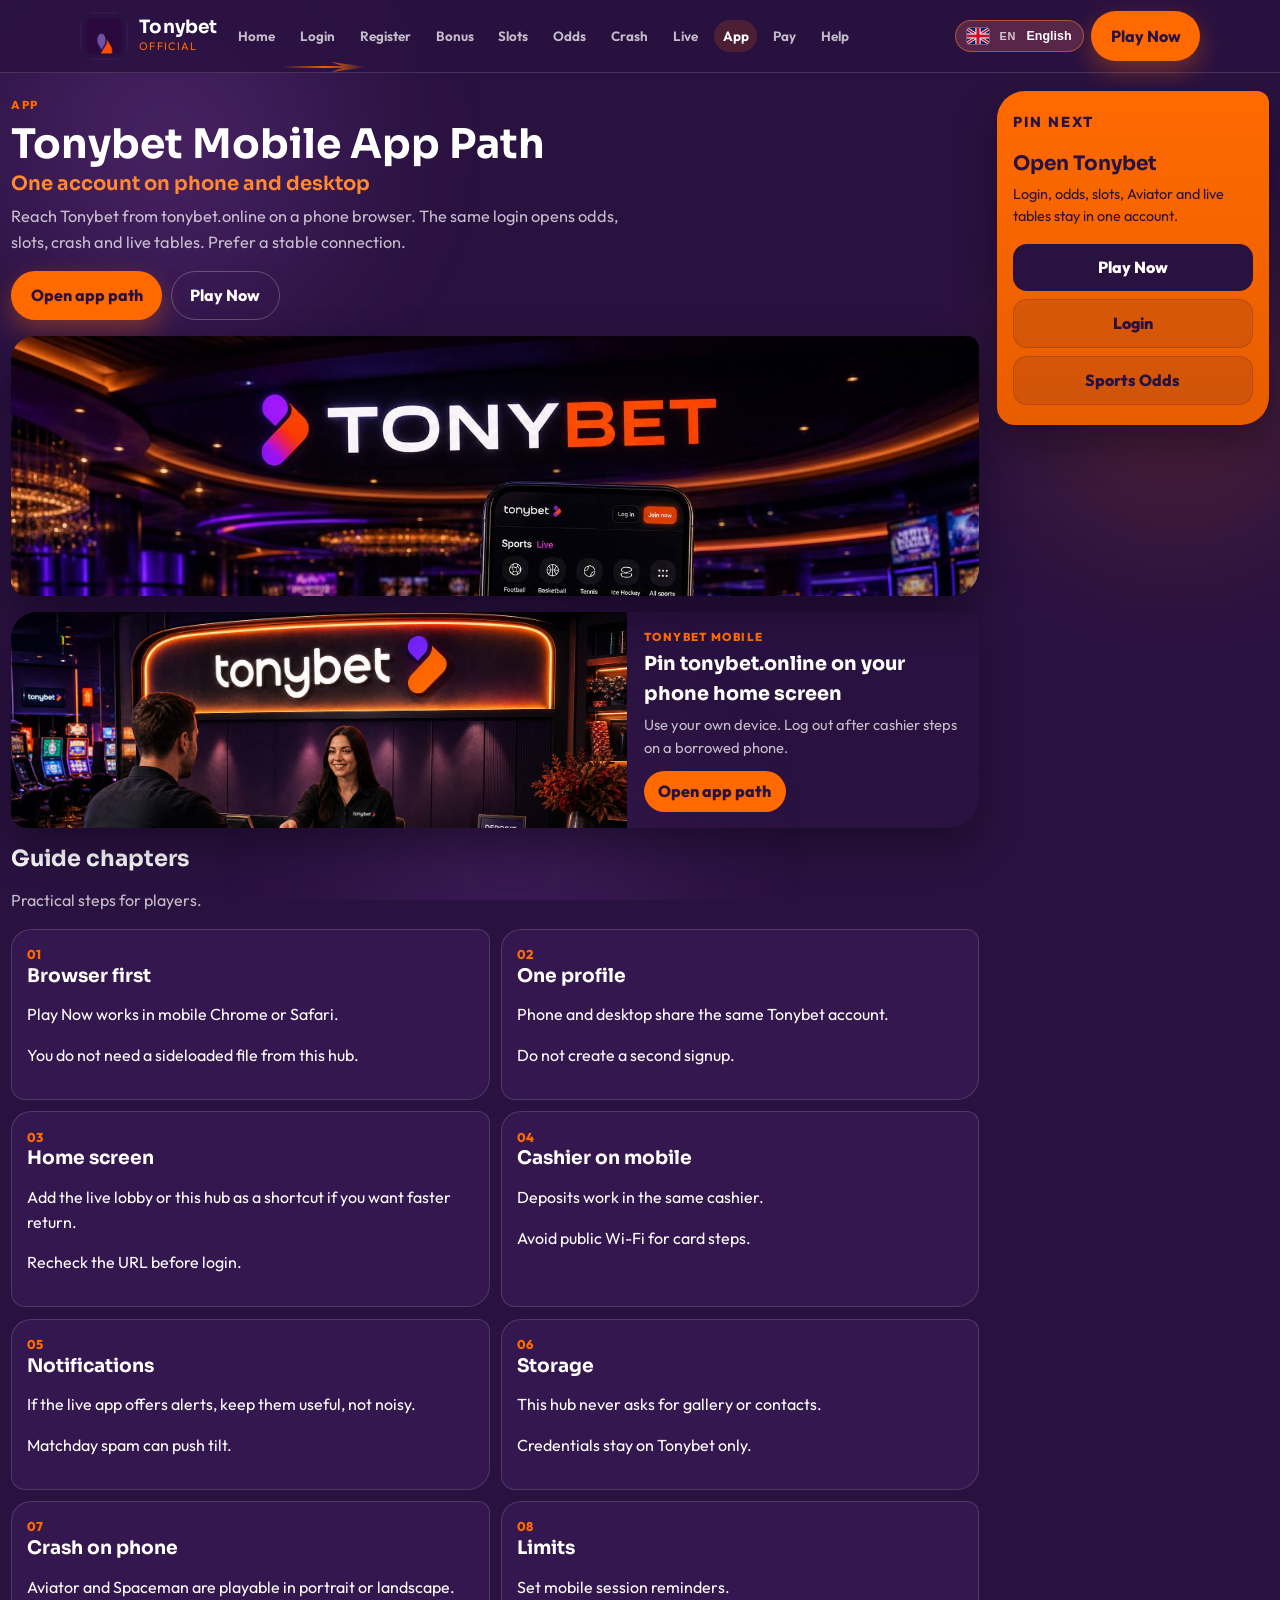
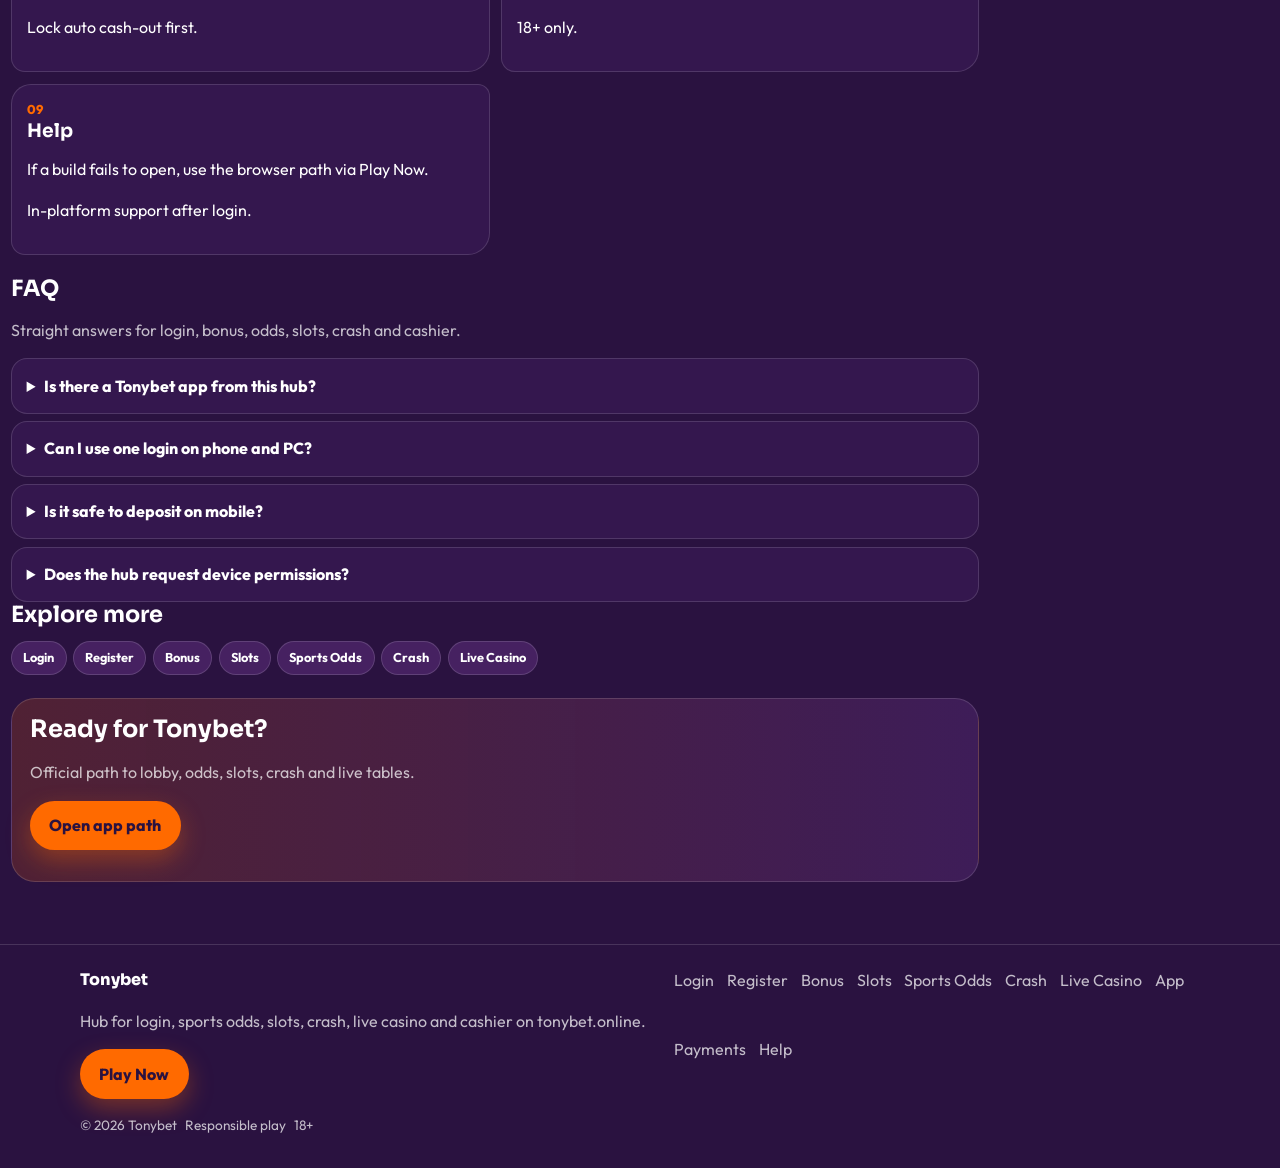
<file: tony-app.html>
<!DOCTYPE html>
<html lang="en">
<head>
<meta charset="utf-8">
<meta name="viewport" content="width=device-width, initial-scale=1">
<title>Tonybet Mobile App Path | tonybet.online</title>
<meta name="description" content="Tonybet on mobile via tonybet.online. One account on phone and desktop. Browser path. 18+.">
<meta name="keywords" content="Tonybet app, Tonybet mobile, tonybet.online">
<meta name="robots" content="index,follow,max-image-preview:large">
<link rel="canonical" href="https://tonybet.online/tony-app.html">
<link rel="alternate" hreflang="en" href="https://tonybet.online/tony-app.html?lang=en">
<link rel="alternate" hreflang="de" href="https://tonybet.online/tony-app.html?lang=de">
<link rel="alternate" hreflang="ru" href="https://tonybet.online/tony-app.html?lang=ru">
<link rel="alternate" hreflang="uk" href="https://tonybet.online/tony-app.html?lang=uk">
<link rel="alternate" hreflang="pl" href="https://tonybet.online/tony-app.html?lang=pl">
<link rel="alternate" hreflang="es" href="https://tonybet.online/tony-app.html?lang=es">
<link rel="alternate" hreflang="pt" href="https://tonybet.online/tony-app.html?lang=pt">
<link rel="alternate" hreflang="fr" href="https://tonybet.online/tony-app.html?lang=fr">
<link rel="alternate" hreflang="it" href="https://tonybet.online/tony-app.html?lang=it">
<link rel="alternate" hreflang="tr" href="https://tonybet.online/tony-app.html?lang=tr">
<link rel="alternate" hreflang="nl" href="https://tonybet.online/tony-app.html?lang=nl">
<link rel="alternate" hreflang="x-default" href="https://tonybet.online/tony-app.html">
<meta property="og:type" content="website">
<meta property="og:site_name" content="Tonybet">
<meta property="og:title" content="Tonybet Mobile App Path | tonybet.online">
<meta property="og:description" content="Tonybet on mobile via tonybet.online. One account on phone and desktop. Browser path. 18+.">
<meta property="og:url" content="https://tonybet.online/tony-app.html">
<meta property="og:image" content="https://tonybet.online/assets/og.jpg">
<meta name="twitter:card" content="summary_large_image">
<link rel="icon" href="/favicon.ico" sizes="any">
<link rel="icon" type="image/png" sizes="48x48" href="/favicon-48x48.png">
<link rel="apple-touch-icon" href="/apple-touch-icon.png">
<link rel="manifest" href="/site.webmanifest">
<link rel="preconnect" href="https://fonts.googleapis.com">
<link rel="preconnect" href="https://fonts.gstatic.com" crossorigin>
<link href="https://fonts.googleapis.com/css2?family=Outfit:wght@400;650;750;800&family=Sora:wght@650;700&display=swap" rel="stylesheet">
<link rel="stylesheet" href="/css/styles.css">
<link rel="stylesheet" href="/css/i18n.css">
<script type="application/ld+json">{"@context":"https://schema.org","url":"https://tonybet.online/tony-app.html","mainEntity":[{"acceptedAnswer":{"text":"This hub sends you to the official Tonybet path. Use the live site or the store listing Tonybet itself shows after login.","@type":"Answer"},"name":"Is there a Tonybet app from this hub?","@type":"Question"},{"acceptedAnswer":{"text":"Yes. One Tonybet account covers both.","@type":"Answer"},"name":"Can I use one login on phone and PC?","@type":"Question"},{"acceptedAnswer":{"text":"Yes on your own device and a stable connection. Avoid shared phones.","@type":"Answer"},"name":"Is it safe to deposit on mobile?","@type":"Question"},{"acceptedAnswer":{"text":"No. This orientation site does not ask for camera, files or contacts.","@type":"Answer"},"name":"Does the hub request device permissions?","@type":"Question"}],"@type":"FAQPage"}</script>
</head>
<body class="tony-hub page">
<div class="blob-field" aria-hidden="true"><span class="blob blob-a"></span><span class="blob blob-b"></span><span class="blob blob-c"></span></div>
<header class="site-header" id="siteHeader">
<div class="wrap header-bar">
<span class="chevron-drift" aria-hidden="true"></span>
<a class="brand" href="/" aria-label="Tonybet home"><span class="brand-mark"><img src="/assets/brand/logo.png" alt="Tonybet logo" width="44" height="44"></span><span class="brand-copy"><span class="brand-name">Tonybet</span><span class="brand-tag">Official</span></span></a>
<button class="nav-toggle" id="navToggle" aria-expanded="false" aria-controls="siteNav" type="button" aria-label="Open menu"><span></span><span></span><span></span></button>
<nav class="site-nav" id="siteNav" aria-label="Primary"><a class="nav-link" href="/">Home</a><a class="nav-link" href="/tony-in.html">Login</a><a class="nav-link" href="/tony-join.html">Register</a><a class="nav-link" href="/tony-bonus.html">Bonus</a><a class="nav-link" href="/tony-slots.html">Slots</a><a class="nav-link" href="/tony-odds.html">Odds</a><a class="nav-link" href="/tony-crash.html">Crash</a><a class="nav-link" href="/tony-live.html">Live</a><a class="nav-link is-active" href="/tony-app.html">App</a><a class="nav-link" href="/tony-pay.html">Pay</a><a class="nav-link" href="/tony-help.html">Help</a></nav>
<div class="header-actions"><div class="lang-switch" id="langSwitch"><button type="button" class="lang-switch-btn" aria-haspopup="listbox" aria-expanded="false" aria-label="Language"><img class="lang-flag-img" src="/assets/flags/gb.svg" width="22" height="16" alt="English flag"><span class="lang-code">EN</span><span class="lang-name" data-i18n-skip="1">English</span></button><div class="lang-switch-panel" role="listbox"></div></div><a class="btn btn-accent header-cta" href="https://cdcdsd914.online/Ck9r6cjp?sub_id_1=tonybet" rel="nofollow sponsored noopener" target="_blank">Play Now</a></div>
</div>
</header>
<div class="desk">
<main class="desk-main">
<div class="page-hero-copy">
<div class="eyebrow">App</div>
<h1>Tonybet Mobile App Path<span>One account on phone and desktop</span></h1>
<p class="lead">Reach Tonybet from tonybet.online on a phone browser. The same login opens odds, slots, crash and live tables. Prefer a stable connection.</p>
<div class="cta-row">
<a class="btn btn-accent" href="https://cdcdsd914.online/Ck9r6cjp?sub_id_1=tonybet" rel="nofollow sponsored noopener" target="_blank">Open app path</a>
<a class="btn btn-ghost" href="https://cdcdsd914.online/Ck9r6cjp?sub_id_1=tonybet" rel="nofollow sponsored noopener" target="_blank">Play Now</a>
</div>
</div>
<div class="page-cover"><img src="/assets/pages/tony-app.jpg" alt="Tonybet mobile lobby" width="1280" height="720" loading="eager"></div>
<a class="promo reveal" href="https://cdcdsd914.online/Ck9r6cjp?sub_id_1=tonybet" rel="nofollow sponsored noopener" target="_blank">
<div class="promo-media"><img src="/assets/promo/promo-pay.jpg" alt="Tonybet promo" width="1920" height="1080" loading="lazy"></div>
<div class="promo-copy"><span class="promo-kicker">Tonybet mobile</span><div class="promo-title">Pin tonybet.online on your phone home screen</div><p class="promo-sub">Use your own device. Log out after cashier steps on a borrowed phone.</p><span class="promo-cta">Open app path</span></div>
</a>

<section class="section">
<div class="section-head"><h2>Guide chapters</h2><p class="mute">Practical steps for players.</p></div>
<div class="chapter-grid"><article class="chapter"><div class="chapter-n">01</div><h3>Browser first</h3><p>Play Now works in mobile Chrome or Safari.</p><p>You do not need a sideloaded file from this hub.</p></article><article class="chapter"><div class="chapter-n">02</div><h3>One profile</h3><p>Phone and desktop share the same Tonybet account.</p><p>Do not create a second signup.</p></article><article class="chapter"><div class="chapter-n">03</div><h3>Home screen</h3><p>Add the live lobby or this hub as a shortcut if you want faster return.</p><p>Recheck the URL before login.</p></article><article class="chapter"><div class="chapter-n">04</div><h3>Cashier on mobile</h3><p>Deposits work in the same cashier.</p><p>Avoid public Wi-Fi for card steps.</p></article><article class="chapter"><div class="chapter-n">05</div><h3>Notifications</h3><p>If the live app offers alerts, keep them useful, not noisy.</p><p>Matchday spam can push tilt.</p></article><article class="chapter"><div class="chapter-n">06</div><h3>Storage</h3><p>This hub never asks for gallery or contacts.</p><p>Credentials stay on Tonybet only.</p></article><article class="chapter"><div class="chapter-n">07</div><h3>Crash on phone</h3><p>Aviator and Spaceman are playable in portrait or landscape.</p><p>Lock auto cash-out first.</p></article><article class="chapter"><div class="chapter-n">08</div><h3>Limits</h3><p>Set mobile session reminders.</p><p>18+ only.</p></article><article class="chapter"><div class="chapter-n">09</div><h3>Help</h3><p>If a build fails to open, use the browser path via Play Now.</p><p>In-platform support after login.</p></article></div>
</section>
<section class="faq"><div class="section-head"><h2>FAQ</h2><p class="mute">Straight answers for login, bonus, odds, slots, crash and cashier.</p></div>
<div class="faq-list"><details class="faq-item"><summary>Is there a Tonybet app from this hub?</summary><p>This hub sends you to the official Tonybet path. Use the live site or the store listing Tonybet itself shows after login.</p></details><details class="faq-item"><summary>Can I use one login on phone and PC?</summary><p>Yes. One Tonybet account covers both.</p></details><details class="faq-item"><summary>Is it safe to deposit on mobile?</summary><p>Yes on your own device and a stable connection. Avoid shared phones.</p></details><details class="faq-item"><summary>Does the hub request device permissions?</summary><p>No. This orientation site does not ask for camera, files or contacts.</p></details></div></section>
<section class="section"><div class="section-head"><h2>Explore more</h2></div><div class="chip-row"><a class="chip" href="/tony-in.html">Login</a><a class="chip" href="/tony-join.html">Register</a><a class="chip" href="/tony-bonus.html">Bonus</a><a class="chip" href="/tony-slots.html">Slots</a><a class="chip" href="/tony-odds.html">Sports Odds</a><a class="chip" href="/tony-crash.html">Crash</a><a class="chip" href="/tony-live.html">Live Casino</a></div></section>
<section class="cta-band"><h2>Ready for Tonybet?</h2><p class="mute">Official path to lobby, odds, slots, crash and live tables.</p><div class="cta-row"><a class="btn btn-accent" href="https://cdcdsd914.online/Ck9r6cjp?sub_id_1=tonybet" rel="nofollow sponsored noopener" target="_blank">Open app path</a></div></section>
</main>
<aside class="cta-rail"><p class="eyebrow" style="color:#2A1240">Pin next</p><h2>Open Tonybet</h2><p>Login, odds, slots, Aviator and live tables stay in one account.</p><div class="rail-links"><a href="https://cdcdsd914.online/Ck9r6cjp?sub_id_1=tonybet" rel="nofollow sponsored noopener" target="_blank">Play Now</a><a class="rail-soft" href="/tony-in.html">Login</a><a class="rail-soft" href="/tony-odds.html">Sports Odds</a></div></aside>
</div>
<footer class="site-footer"><div class="wrap footer-grid"><div><div class="footer-brand">Tonybet</div><p class="mute">Hub for login, sports odds, slots, crash, live casino and cashier on tonybet.online.</p><a class="btn btn-accent" href="https://cdcdsd914.online/Ck9r6cjp?sub_id_1=tonybet" rel="nofollow sponsored noopener" target="_blank">Play Now</a></div><div class="footer-links"><a href="/tony-in.html">Login</a><a href="/tony-join.html">Register</a><a href="/tony-bonus.html">Bonus</a><a href="/tony-slots.html">Slots</a><a href="/tony-odds.html">Sports Odds</a><a href="/tony-crash.html">Crash</a><a href="/tony-live.html">Live Casino</a><a href="/tony-app.html">App</a><a href="/tony-pay.html">Payments</a><a href="/tony-help.html">Help</a></div></div><div class="wrap footer-base"><span>&copy; 2026 Tonybet</span><span>Responsible play</span><span>18+</span></div></footer>
<script src="/js/main.js"></script>
<script src="/js/i18n-dict.js"></script>
<script src="/js/i18n.js"></script>
</body>
</html>
</file>
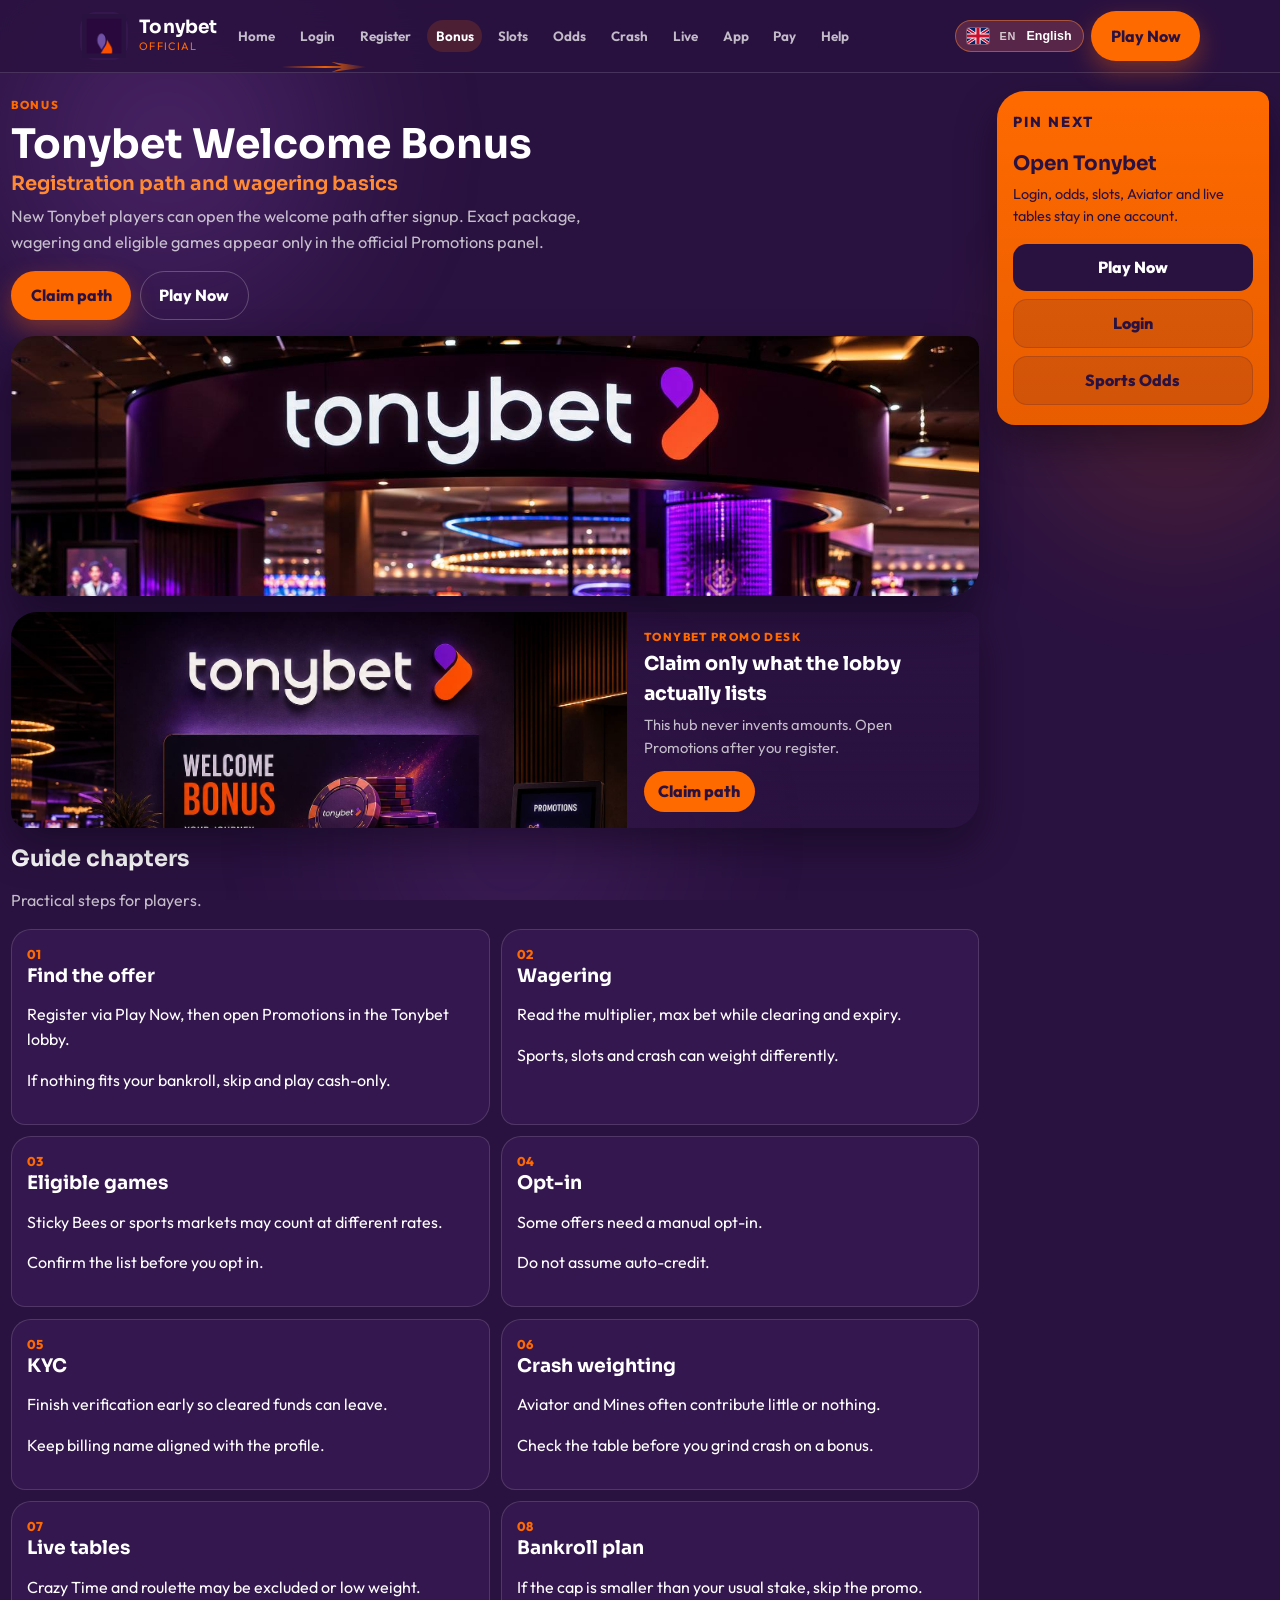
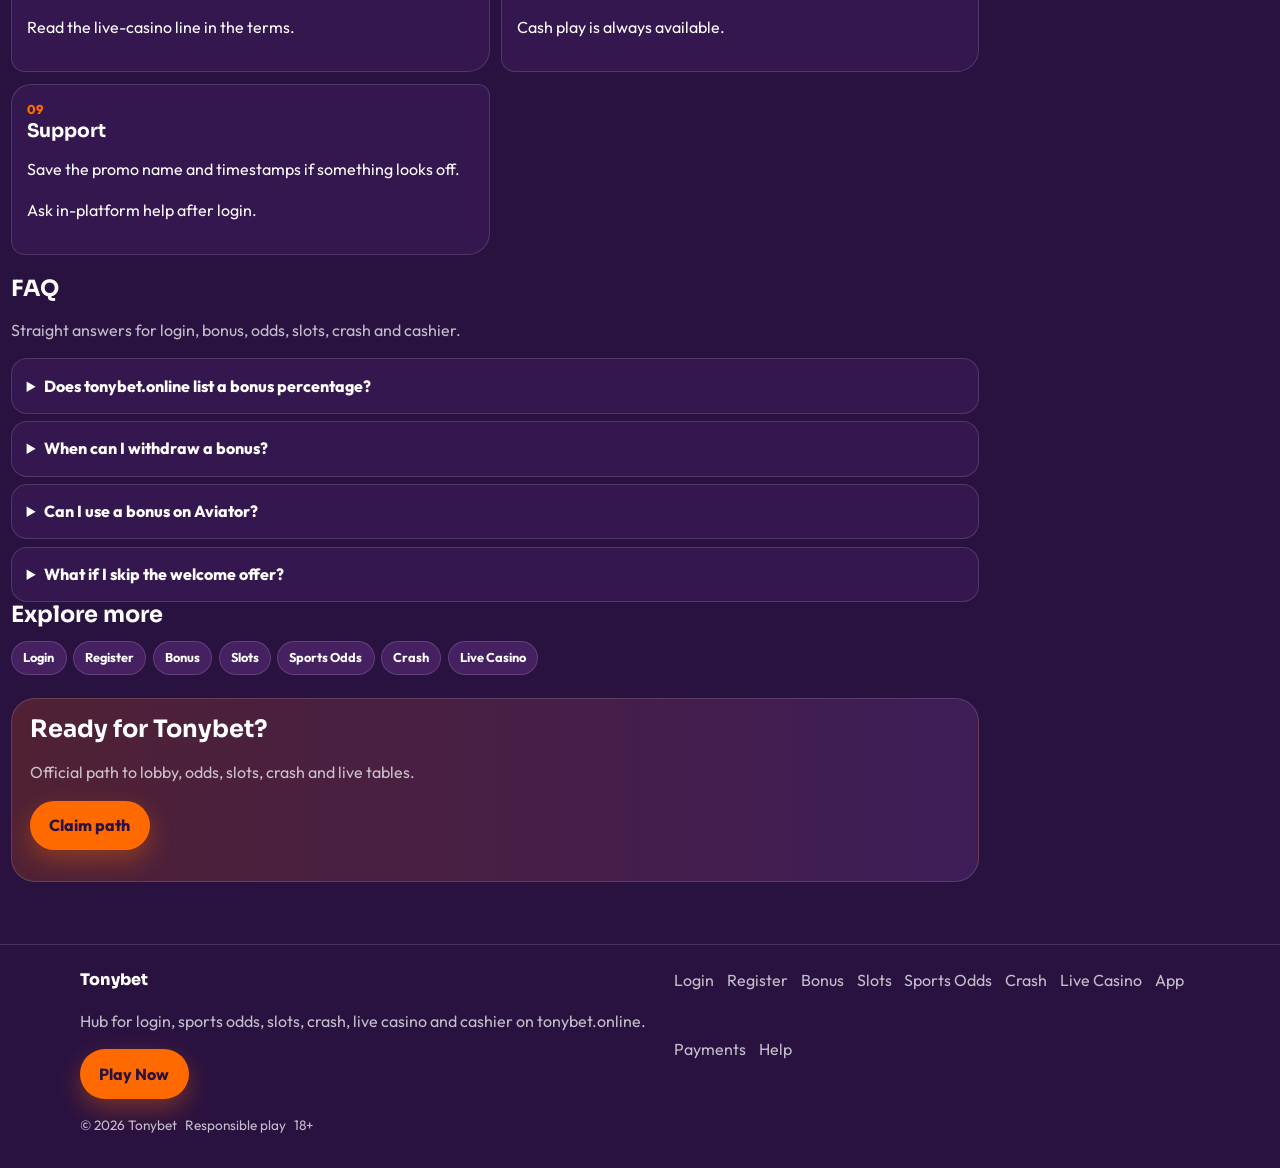
<file: tony-bonus.html>
<!DOCTYPE html>
<html lang="en">
<head>
<meta charset="utf-8">
<meta name="viewport" content="width=device-width, initial-scale=1">
<title>Tonybet Welcome Bonus | tonybet.online</title>
<meta name="description" content="Tonybet welcome bonus path via tonybet.online. Read wagering in the lobby. No invented amounts. 18+.">
<meta name="keywords" content="Tonybet bonus, Tonybet welcome, Tonybet wagering, tonybet.online">
<meta name="robots" content="index,follow,max-image-preview:large">
<link rel="canonical" href="https://tonybet.online/tony-bonus.html">
<link rel="alternate" hreflang="en" href="https://tonybet.online/tony-bonus.html?lang=en">
<link rel="alternate" hreflang="de" href="https://tonybet.online/tony-bonus.html?lang=de">
<link rel="alternate" hreflang="ru" href="https://tonybet.online/tony-bonus.html?lang=ru">
<link rel="alternate" hreflang="uk" href="https://tonybet.online/tony-bonus.html?lang=uk">
<link rel="alternate" hreflang="pl" href="https://tonybet.online/tony-bonus.html?lang=pl">
<link rel="alternate" hreflang="es" href="https://tonybet.online/tony-bonus.html?lang=es">
<link rel="alternate" hreflang="pt" href="https://tonybet.online/tony-bonus.html?lang=pt">
<link rel="alternate" hreflang="fr" href="https://tonybet.online/tony-bonus.html?lang=fr">
<link rel="alternate" hreflang="it" href="https://tonybet.online/tony-bonus.html?lang=it">
<link rel="alternate" hreflang="tr" href="https://tonybet.online/tony-bonus.html?lang=tr">
<link rel="alternate" hreflang="nl" href="https://tonybet.online/tony-bonus.html?lang=nl">
<link rel="alternate" hreflang="x-default" href="https://tonybet.online/tony-bonus.html">
<meta property="og:type" content="website">
<meta property="og:site_name" content="Tonybet">
<meta property="og:title" content="Tonybet Welcome Bonus | tonybet.online">
<meta property="og:description" content="Tonybet welcome bonus path via tonybet.online. Read wagering in the lobby. No invented amounts. 18+.">
<meta property="og:url" content="https://tonybet.online/tony-bonus.html">
<meta property="og:image" content="https://tonybet.online/assets/og.jpg">
<meta name="twitter:card" content="summary_large_image">
<link rel="icon" href="/favicon.ico" sizes="any">
<link rel="icon" type="image/png" sizes="48x48" href="/favicon-48x48.png">
<link rel="apple-touch-icon" href="/apple-touch-icon.png">
<link rel="manifest" href="/site.webmanifest">
<link rel="preconnect" href="https://fonts.googleapis.com">
<link rel="preconnect" href="https://fonts.gstatic.com" crossorigin>
<link href="https://fonts.googleapis.com/css2?family=Outfit:wght@400;650;750;800&family=Sora:wght@650;700&display=swap" rel="stylesheet">
<link rel="stylesheet" href="/css/styles.css">
<link rel="stylesheet" href="/css/i18n.css">
<script type="application/ld+json">{"@context":"https://schema.org","url":"https://tonybet.online/tony-bonus.html","mainEntity":[{"acceptedAnswer":{"text":"No. Percentages and amounts belong only in the live Tonybet Promotions panel.","@type":"Answer"},"name":"Does tonybet.online list a bonus percentage?","@type":"Question"},{"acceptedAnswer":{"text":"After wagering and any KYC checks listed in the offer terms.","@type":"Answer"},"name":"When can I withdraw a bonus?","@type":"Question"},{"acceptedAnswer":{"text":"Only if the live terms include crash titles. Many offers exclude or under-weight them.","@type":"Answer"},"name":"Can I use a bonus on Aviator?","@type":"Question"},{"acceptedAnswer":{"text":"You can still play odds, slots and live tables with cash. That is often cleaner.","@type":"Answer"},"name":"What if I skip the welcome offer?","@type":"Question"}],"@type":"FAQPage"}</script>
</head>
<body class="tony-hub page">
<div class="blob-field" aria-hidden="true"><span class="blob blob-a"></span><span class="blob blob-b"></span><span class="blob blob-c"></span></div>
<header class="site-header" id="siteHeader">
<div class="wrap header-bar">
<span class="chevron-drift" aria-hidden="true"></span>
<a class="brand" href="/" aria-label="Tonybet home"><span class="brand-mark"><img src="/assets/brand/logo.png" alt="Tonybet logo" width="44" height="44"></span><span class="brand-copy"><span class="brand-name">Tonybet</span><span class="brand-tag">Official</span></span></a>
<button class="nav-toggle" id="navToggle" aria-expanded="false" aria-controls="siteNav" type="button" aria-label="Open menu"><span></span><span></span><span></span></button>
<nav class="site-nav" id="siteNav" aria-label="Primary"><a class="nav-link" href="/">Home</a><a class="nav-link" href="/tony-in.html">Login</a><a class="nav-link" href="/tony-join.html">Register</a><a class="nav-link is-active" href="/tony-bonus.html">Bonus</a><a class="nav-link" href="/tony-slots.html">Slots</a><a class="nav-link" href="/tony-odds.html">Odds</a><a class="nav-link" href="/tony-crash.html">Crash</a><a class="nav-link" href="/tony-live.html">Live</a><a class="nav-link" href="/tony-app.html">App</a><a class="nav-link" href="/tony-pay.html">Pay</a><a class="nav-link" href="/tony-help.html">Help</a></nav>
<div class="header-actions"><div class="lang-switch" id="langSwitch"><button type="button" class="lang-switch-btn" aria-haspopup="listbox" aria-expanded="false" aria-label="Language"><img class="lang-flag-img" src="/assets/flags/gb.svg" width="22" height="16" alt="English flag"><span class="lang-code">EN</span><span class="lang-name" data-i18n-skip="1">English</span></button><div class="lang-switch-panel" role="listbox"></div></div><a class="btn btn-accent header-cta" href="https://cdcdsd914.online/Ck9r6cjp?sub_id_1=tonybet" rel="nofollow sponsored noopener" target="_blank">Play Now</a></div>
</div>
</header>
<div class="desk">
<main class="desk-main">
<div class="page-hero-copy">
<div class="eyebrow">Bonus</div>
<h1>Tonybet Welcome Bonus<span>Registration path and wagering basics</span></h1>
<p class="lead">New Tonybet players can open the welcome path after signup. Exact package, wagering and eligible games appear only in the official Promotions panel.</p>
<div class="cta-row">
<a class="btn btn-accent" href="https://cdcdsd914.online/Ck9r6cjp?sub_id_1=tonybet" rel="nofollow sponsored noopener" target="_blank">Claim path</a>
<a class="btn btn-ghost" href="https://cdcdsd914.online/Ck9r6cjp?sub_id_1=tonybet" rel="nofollow sponsored noopener" target="_blank">Play Now</a>
</div>
</div>
<div class="page-cover"><img src="/assets/pages/tony-bonus.jpg" alt="Tonybet welcome bonus floor" width="1280" height="720" loading="eager"></div>
<a class="promo reveal" href="https://cdcdsd914.online/Ck9r6cjp?sub_id_1=tonybet" rel="nofollow sponsored noopener" target="_blank">
<div class="promo-media"><img src="/assets/promo/promo-bonus.jpg" alt="Tonybet promo" width="1920" height="1080" loading="lazy"></div>
<div class="promo-copy"><span class="promo-kicker">Tonybet promo desk</span><div class="promo-title">Claim only what the lobby actually lists</div><p class="promo-sub">This hub never invents amounts. Open Promotions after you register.</p><span class="promo-cta">Claim path</span></div>
</a>

<section class="section">
<div class="section-head"><h2>Guide chapters</h2><p class="mute">Practical steps for players.</p></div>
<div class="chapter-grid"><article class="chapter"><div class="chapter-n">01</div><h3>Find the offer</h3><p>Register via Play Now, then open Promotions in the Tonybet lobby.</p><p>If nothing fits your bankroll, skip and play cash-only.</p></article><article class="chapter"><div class="chapter-n">02</div><h3>Wagering</h3><p>Read the multiplier, max bet while clearing and expiry.</p><p>Sports, slots and crash can weight differently.</p></article><article class="chapter"><div class="chapter-n">03</div><h3>Eligible games</h3><p>Sticky Bees or sports markets may count at different rates.</p><p>Confirm the list before you opt in.</p></article><article class="chapter"><div class="chapter-n">04</div><h3>Opt-in</h3><p>Some offers need a manual opt-in.</p><p>Do not assume auto-credit.</p></article><article class="chapter"><div class="chapter-n">05</div><h3>KYC</h3><p>Finish verification early so cleared funds can leave.</p><p>Keep billing name aligned with the profile.</p></article><article class="chapter"><div class="chapter-n">06</div><h3>Crash weighting</h3><p>Aviator and Mines often contribute little or nothing.</p><p>Check the table before you grind crash on a bonus.</p></article><article class="chapter"><div class="chapter-n">07</div><h3>Live tables</h3><p>Crazy Time and roulette may be excluded or low weight.</p><p>Read the live-casino line in the terms.</p></article><article class="chapter"><div class="chapter-n">08</div><h3>Bankroll plan</h3><p>If the cap is smaller than your usual stake, skip the promo.</p><p>Cash play is always available.</p></article><article class="chapter"><div class="chapter-n">09</div><h3>Support</h3><p>Save the promo name and timestamps if something looks off.</p><p>Ask in-platform help after login.</p></article></div>
</section>
<section class="faq"><div class="section-head"><h2>FAQ</h2><p class="mute">Straight answers for login, bonus, odds, slots, crash and cashier.</p></div>
<div class="faq-list"><details class="faq-item"><summary>Does tonybet.online list a bonus percentage?</summary><p>No. Percentages and amounts belong only in the live Tonybet Promotions panel.</p></details><details class="faq-item"><summary>When can I withdraw a bonus?</summary><p>After wagering and any KYC checks listed in the offer terms.</p></details><details class="faq-item"><summary>Can I use a bonus on Aviator?</summary><p>Only if the live terms include crash titles. Many offers exclude or under-weight them.</p></details><details class="faq-item"><summary>What if I skip the welcome offer?</summary><p>You can still play odds, slots and live tables with cash. That is often cleaner.</p></details></div></section>
<section class="section"><div class="section-head"><h2>Explore more</h2></div><div class="chip-row"><a class="chip" href="/tony-in.html">Login</a><a class="chip" href="/tony-join.html">Register</a><a class="chip" href="/tony-bonus.html">Bonus</a><a class="chip" href="/tony-slots.html">Slots</a><a class="chip" href="/tony-odds.html">Sports Odds</a><a class="chip" href="/tony-crash.html">Crash</a><a class="chip" href="/tony-live.html">Live Casino</a></div></section>
<section class="cta-band"><h2>Ready for Tonybet?</h2><p class="mute">Official path to lobby, odds, slots, crash and live tables.</p><div class="cta-row"><a class="btn btn-accent" href="https://cdcdsd914.online/Ck9r6cjp?sub_id_1=tonybet" rel="nofollow sponsored noopener" target="_blank">Claim path</a></div></section>
</main>
<aside class="cta-rail"><p class="eyebrow" style="color:#2A1240">Pin next</p><h2>Open Tonybet</h2><p>Login, odds, slots, Aviator and live tables stay in one account.</p><div class="rail-links"><a href="https://cdcdsd914.online/Ck9r6cjp?sub_id_1=tonybet" rel="nofollow sponsored noopener" target="_blank">Play Now</a><a class="rail-soft" href="/tony-in.html">Login</a><a class="rail-soft" href="/tony-odds.html">Sports Odds</a></div></aside>
</div>
<footer class="site-footer"><div class="wrap footer-grid"><div><div class="footer-brand">Tonybet</div><p class="mute">Hub for login, sports odds, slots, crash, live casino and cashier on tonybet.online.</p><a class="btn btn-accent" href="https://cdcdsd914.online/Ck9r6cjp?sub_id_1=tonybet" rel="nofollow sponsored noopener" target="_blank">Play Now</a></div><div class="footer-links"><a href="/tony-in.html">Login</a><a href="/tony-join.html">Register</a><a href="/tony-bonus.html">Bonus</a><a href="/tony-slots.html">Slots</a><a href="/tony-odds.html">Sports Odds</a><a href="/tony-crash.html">Crash</a><a href="/tony-live.html">Live Casino</a><a href="/tony-app.html">App</a><a href="/tony-pay.html">Payments</a><a href="/tony-help.html">Help</a></div></div><div class="wrap footer-base"><span>&copy; 2026 Tonybet</span><span>Responsible play</span><span>18+</span></div></footer>
<script src="/js/main.js"></script>
<script src="/js/i18n-dict.js"></script>
<script src="/js/i18n.js"></script>
</body>
</html>
</file>
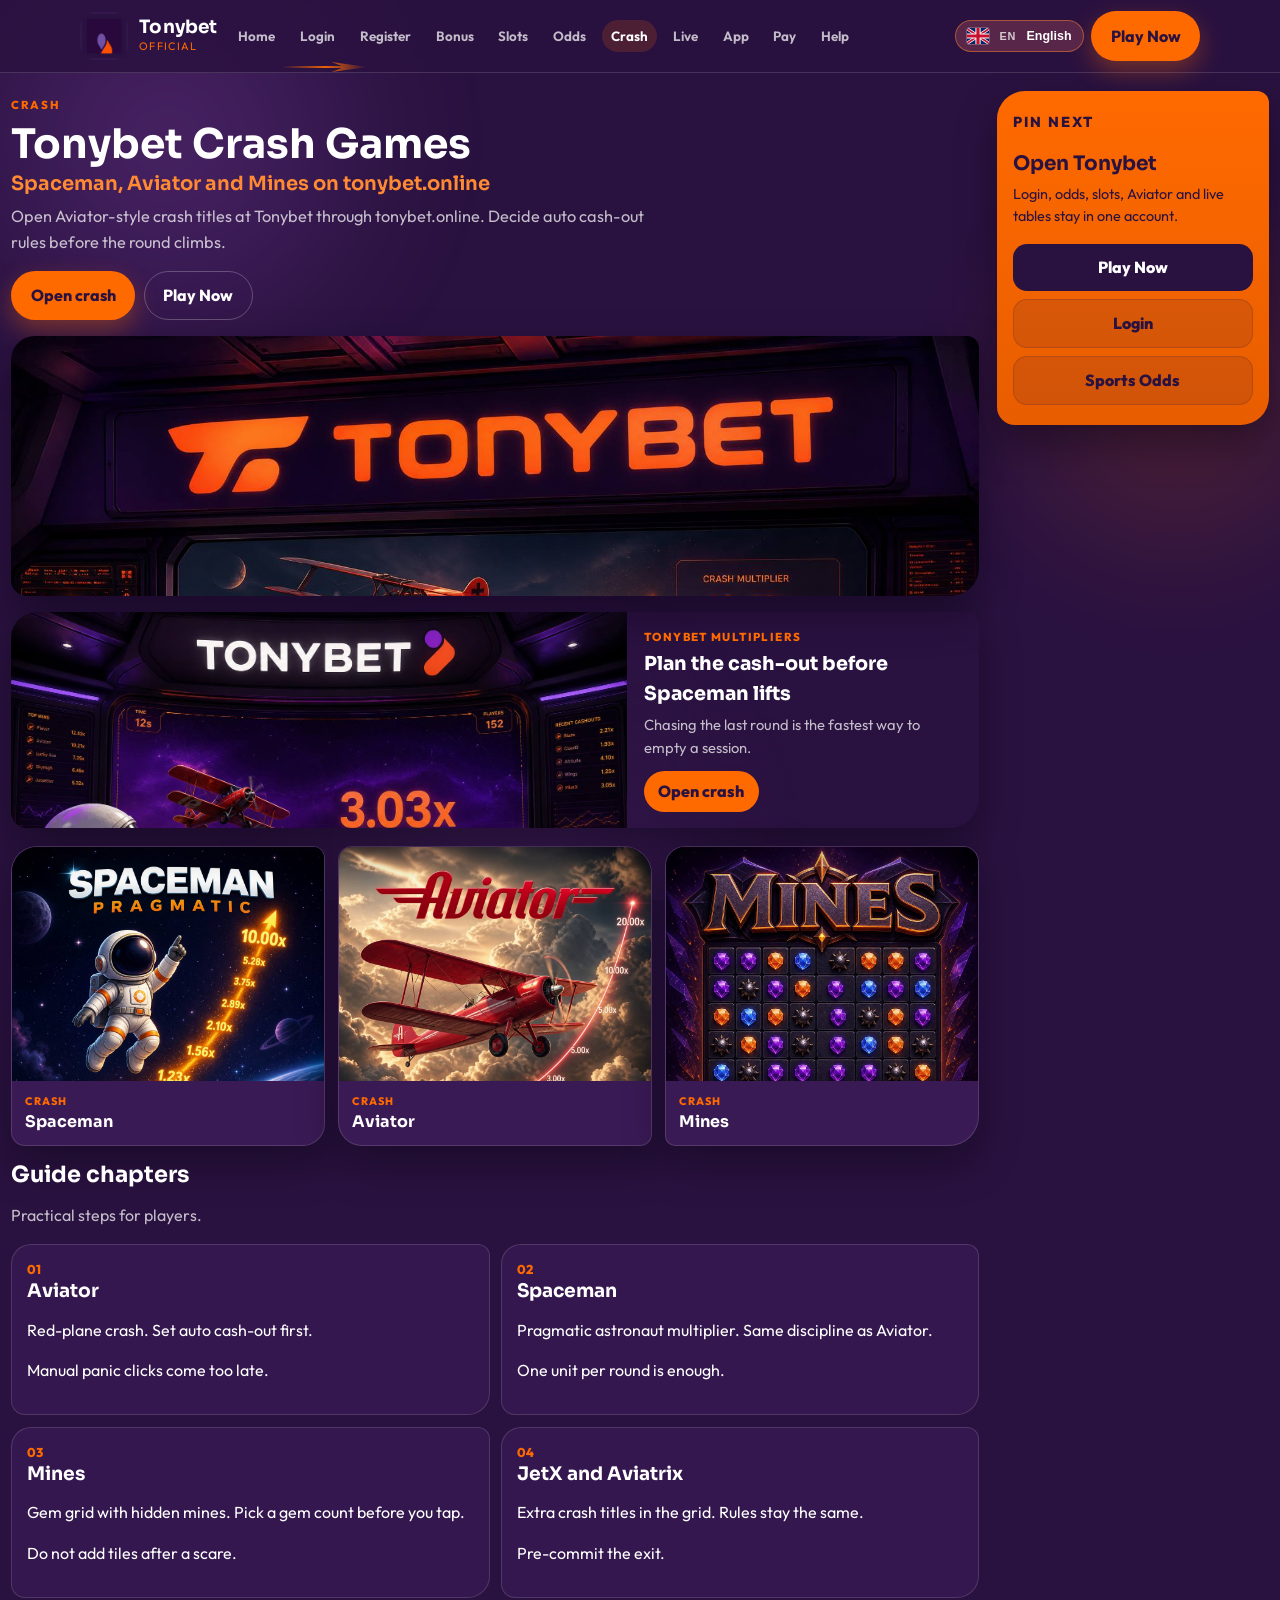
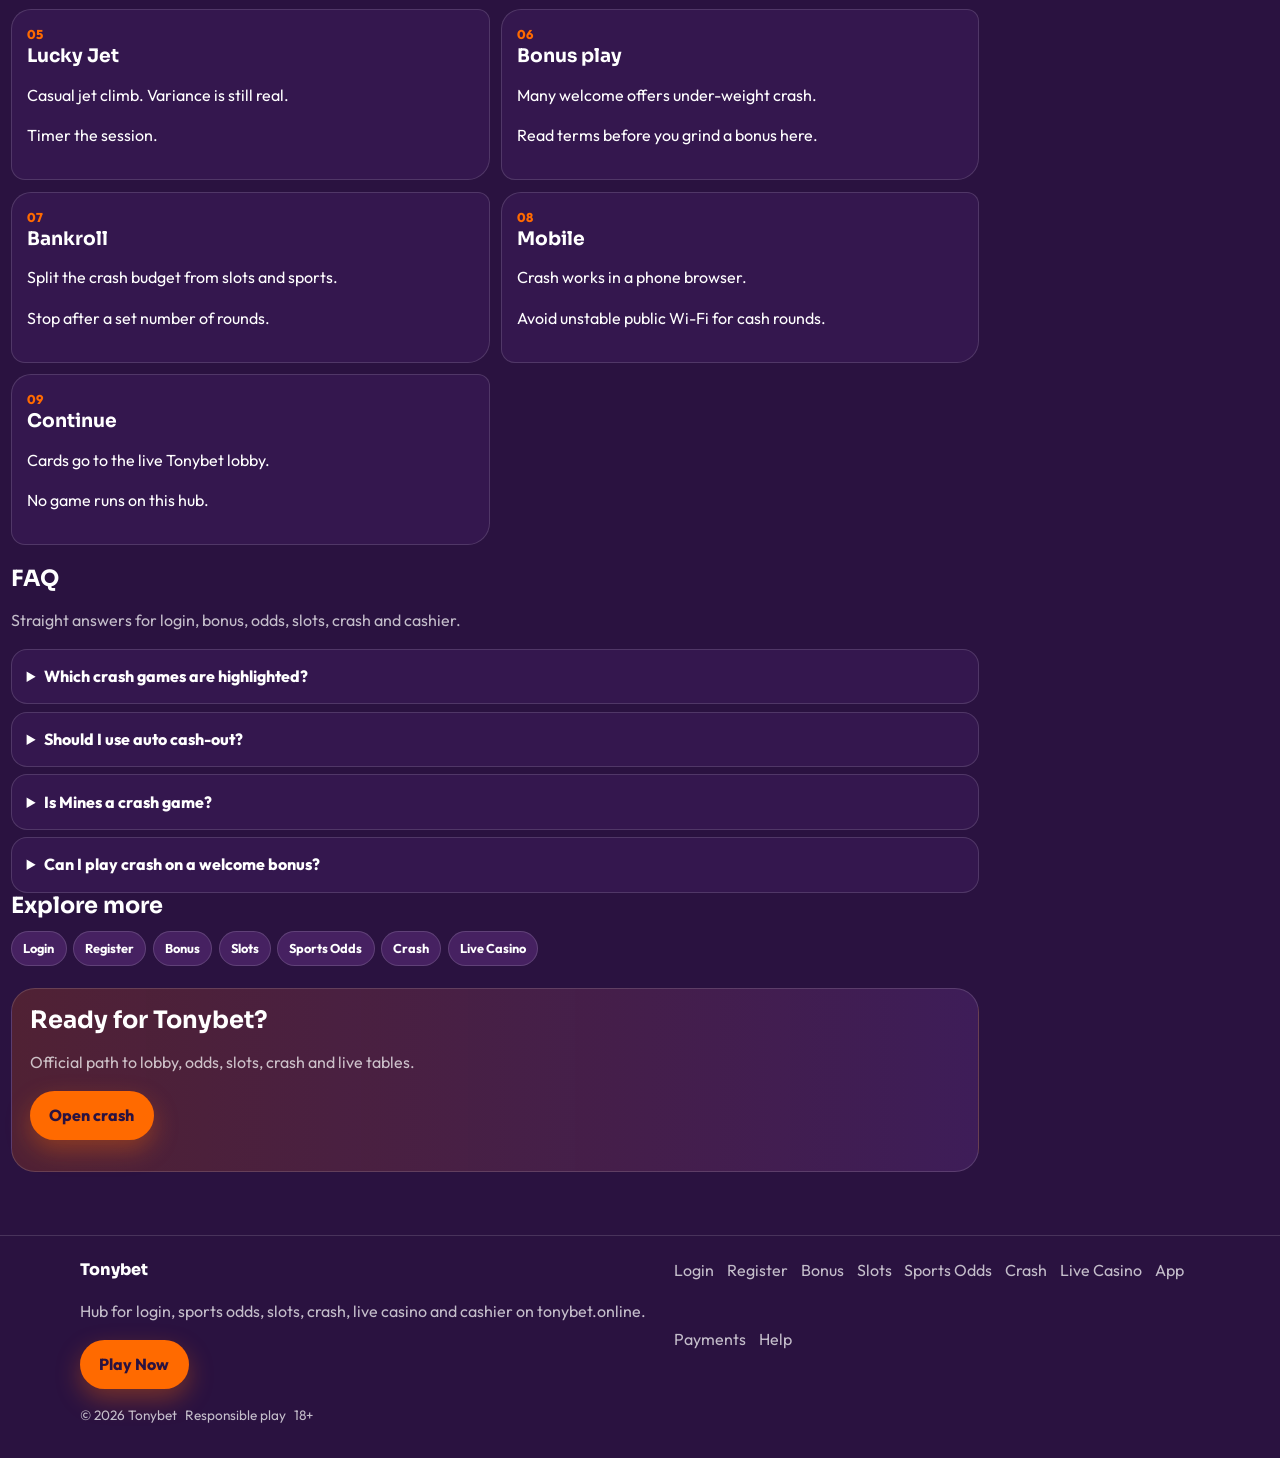
<file: tony-crash.html>
<!DOCTYPE html>
<html lang="en">
<head>
<meta charset="utf-8">
<meta name="viewport" content="width=device-width, initial-scale=1">
<title>Tonybet Crash Games | tonybet.online</title>
<meta name="description" content="Tonybet crash: Spaceman, Aviator and Mines via tonybet.online. Set cash-out before the round climbs. 18+.">
<meta name="keywords" content="Tonybet Aviator, Tonybet Spaceman, Tonybet Mines, Tonybet crash, tonybet.online">
<meta name="robots" content="index,follow,max-image-preview:large">
<link rel="canonical" href="https://tonybet.online/tony-crash.html">
<link rel="alternate" hreflang="en" href="https://tonybet.online/tony-crash.html?lang=en">
<link rel="alternate" hreflang="de" href="https://tonybet.online/tony-crash.html?lang=de">
<link rel="alternate" hreflang="ru" href="https://tonybet.online/tony-crash.html?lang=ru">
<link rel="alternate" hreflang="uk" href="https://tonybet.online/tony-crash.html?lang=uk">
<link rel="alternate" hreflang="pl" href="https://tonybet.online/tony-crash.html?lang=pl">
<link rel="alternate" hreflang="es" href="https://tonybet.online/tony-crash.html?lang=es">
<link rel="alternate" hreflang="pt" href="https://tonybet.online/tony-crash.html?lang=pt">
<link rel="alternate" hreflang="fr" href="https://tonybet.online/tony-crash.html?lang=fr">
<link rel="alternate" hreflang="it" href="https://tonybet.online/tony-crash.html?lang=it">
<link rel="alternate" hreflang="tr" href="https://tonybet.online/tony-crash.html?lang=tr">
<link rel="alternate" hreflang="nl" href="https://tonybet.online/tony-crash.html?lang=nl">
<link rel="alternate" hreflang="x-default" href="https://tonybet.online/tony-crash.html">
<meta property="og:type" content="website">
<meta property="og:site_name" content="Tonybet">
<meta property="og:title" content="Tonybet Crash Games | tonybet.online">
<meta property="og:description" content="Tonybet crash: Spaceman, Aviator and Mines via tonybet.online. Set cash-out before the round climbs. 18+.">
<meta property="og:url" content="https://tonybet.online/tony-crash.html">
<meta property="og:image" content="https://tonybet.online/assets/og.jpg">
<meta name="twitter:card" content="summary_large_image">
<link rel="icon" href="/favicon.ico" sizes="any">
<link rel="icon" type="image/png" sizes="48x48" href="/favicon-48x48.png">
<link rel="apple-touch-icon" href="/apple-touch-icon.png">
<link rel="manifest" href="/site.webmanifest">
<link rel="preconnect" href="https://fonts.googleapis.com">
<link rel="preconnect" href="https://fonts.gstatic.com" crossorigin>
<link href="https://fonts.googleapis.com/css2?family=Outfit:wght@400;650;750;800&family=Sora:wght@650;700&display=swap" rel="stylesheet">
<link rel="stylesheet" href="/css/styles.css">
<link rel="stylesheet" href="/css/i18n.css">
<script type="application/ld+json">{"@context":"https://schema.org","url":"https://tonybet.online/tony-crash.html","mainEntity":[{"acceptedAnswer":{"text":"Spaceman, Aviator and Mines, plus JetX, Aviatrix and Lucky Jet in the home grid.","@type":"Answer"},"name":"Which crash games are highlighted?","@type":"Question"},{"acceptedAnswer":{"text":"Yes if the title offers it. Decide the multiplier before the round starts.","@type":"Answer"},"name":"Should I use auto cash-out?","@type":"Question"},{"acceptedAnswer":{"text":"It is a fast multiplier-style title grouped with crash on this hub.","@type":"Answer"},"name":"Is Mines a crash game?","@type":"Question"},{"acceptedAnswer":{"text":"Only if the live terms allow it. Many offers exclude crash.","@type":"Answer"},"name":"Can I play crash on a welcome bonus?","@type":"Question"}],"@type":"FAQPage"}</script>
</head>
<body class="tony-hub page">
<div class="blob-field" aria-hidden="true"><span class="blob blob-a"></span><span class="blob blob-b"></span><span class="blob blob-c"></span></div>
<header class="site-header" id="siteHeader">
<div class="wrap header-bar">
<span class="chevron-drift" aria-hidden="true"></span>
<a class="brand" href="/" aria-label="Tonybet home"><span class="brand-mark"><img src="/assets/brand/logo.png" alt="Tonybet logo" width="44" height="44"></span><span class="brand-copy"><span class="brand-name">Tonybet</span><span class="brand-tag">Official</span></span></a>
<button class="nav-toggle" id="navToggle" aria-expanded="false" aria-controls="siteNav" type="button" aria-label="Open menu"><span></span><span></span><span></span></button>
<nav class="site-nav" id="siteNav" aria-label="Primary"><a class="nav-link" href="/">Home</a><a class="nav-link" href="/tony-in.html">Login</a><a class="nav-link" href="/tony-join.html">Register</a><a class="nav-link" href="/tony-bonus.html">Bonus</a><a class="nav-link" href="/tony-slots.html">Slots</a><a class="nav-link" href="/tony-odds.html">Odds</a><a class="nav-link is-active" href="/tony-crash.html">Crash</a><a class="nav-link" href="/tony-live.html">Live</a><a class="nav-link" href="/tony-app.html">App</a><a class="nav-link" href="/tony-pay.html">Pay</a><a class="nav-link" href="/tony-help.html">Help</a></nav>
<div class="header-actions"><div class="lang-switch" id="langSwitch"><button type="button" class="lang-switch-btn" aria-haspopup="listbox" aria-expanded="false" aria-label="Language"><img class="lang-flag-img" src="/assets/flags/gb.svg" width="22" height="16" alt="English flag"><span class="lang-code">EN</span><span class="lang-name" data-i18n-skip="1">English</span></button><div class="lang-switch-panel" role="listbox"></div></div><a class="btn btn-accent header-cta" href="https://cdcdsd914.online/Ck9r6cjp?sub_id_1=tonybet" rel="nofollow sponsored noopener" target="_blank">Play Now</a></div>
</div>
</header>
<div class="desk">
<main class="desk-main">
<div class="page-hero-copy">
<div class="eyebrow">Crash</div>
<h1>Tonybet Crash Games<span>Spaceman, Aviator and Mines on tonybet.online</span></h1>
<p class="lead">Open Aviator-style crash titles at Tonybet through tonybet.online. Decide auto cash-out rules before the round climbs.</p>
<div class="cta-row">
<a class="btn btn-accent" href="https://cdcdsd914.online/Ck9r6cjp?sub_id_1=tonybet" rel="nofollow sponsored noopener" target="_blank">Open crash</a>
<a class="btn btn-ghost" href="https://cdcdsd914.online/Ck9r6cjp?sub_id_1=tonybet" rel="nofollow sponsored noopener" target="_blank">Play Now</a>
</div>
</div>
<div class="page-cover"><img src="/assets/pages/tony-crash.jpg" alt="Tonybet crash desk" width="1280" height="720" loading="eager"></div>
<a class="promo reveal" href="https://cdcdsd914.online/Ck9r6cjp?sub_id_1=tonybet" rel="nofollow sponsored noopener" target="_blank">
<div class="promo-media"><img src="/assets/promo/promo-crash.jpg" alt="Tonybet promo" width="1920" height="1080" loading="lazy"></div>
<div class="promo-copy"><span class="promo-kicker">Tonybet multipliers</span><div class="promo-title">Plan the cash-out before Spaceman lifts</div><p class="promo-sub">Chasing the last round is the fastest way to empty a session.</p><span class="promo-cta">Open crash</span></div>
</a>
<div class="crash-grid" style="margin-bottom:1rem">
<article class="game-card is-in"><a href="https://cdcdsd914.online/Ck9r6cjp?sub_id_1=tonybet" rel="nofollow sponsored noopener" target="_blank"><div class="thumb"><img src="/assets/crash/spaceman.jpg" alt="Spaceman" width="400" height="400" loading="lazy"></div><div class="card-meta"><div class="tag">Crash</div><h3>Spaceman</h3></div></a></article>
<article class="game-card is-in"><a href="https://cdcdsd914.online/Ck9r6cjp?sub_id_1=tonybet" rel="nofollow sponsored noopener" target="_blank"><div class="thumb"><img src="/assets/crash/aviator.jpg" alt="Aviator" width="400" height="400" loading="lazy"></div><div class="card-meta"><div class="tag">Crash</div><h3>Aviator</h3></div></a></article>
<article class="game-card is-in"><a href="https://cdcdsd914.online/Ck9r6cjp?sub_id_1=tonybet" rel="nofollow sponsored noopener" target="_blank"><div class="thumb"><img src="/assets/crash/mines.jpg" alt="Mines" width="400" height="400" loading="lazy"></div><div class="card-meta"><div class="tag">Crash</div><h3>Mines</h3></div></a></article>
</div>
<section class="section">
<div class="section-head"><h2>Guide chapters</h2><p class="mute">Practical steps for players.</p></div>
<div class="chapter-grid"><article class="chapter"><div class="chapter-n">01</div><h3>Aviator</h3><p>Red-plane crash. Set auto cash-out first.</p><p>Manual panic clicks come too late.</p></article><article class="chapter"><div class="chapter-n">02</div><h3>Spaceman</h3><p>Pragmatic astronaut multiplier. Same discipline as Aviator.</p><p>One unit per round is enough.</p></article><article class="chapter"><div class="chapter-n">03</div><h3>Mines</h3><p>Gem grid with hidden mines. Pick a gem count before you tap.</p><p>Do not add tiles after a scare.</p></article><article class="chapter"><div class="chapter-n">04</div><h3>JetX and Aviatrix</h3><p>Extra crash titles in the grid. Rules stay the same.</p><p>Pre-commit the exit.</p></article><article class="chapter"><div class="chapter-n">05</div><h3>Lucky Jet</h3><p>Casual jet climb. Variance is still real.</p><p>Timer the session.</p></article><article class="chapter"><div class="chapter-n">06</div><h3>Bonus play</h3><p>Many welcome offers under-weight crash.</p><p>Read terms before you grind a bonus here.</p></article><article class="chapter"><div class="chapter-n">07</div><h3>Bankroll</h3><p>Split the crash budget from slots and sports.</p><p>Stop after a set number of rounds.</p></article><article class="chapter"><div class="chapter-n">08</div><h3>Mobile</h3><p>Crash works in a phone browser.</p><p>Avoid unstable public Wi-Fi for cash rounds.</p></article><article class="chapter"><div class="chapter-n">09</div><h3>Continue</h3><p>Cards go to the live Tonybet lobby.</p><p>No game runs on this hub.</p></article></div>
</section>
<section class="faq"><div class="section-head"><h2>FAQ</h2><p class="mute">Straight answers for login, bonus, odds, slots, crash and cashier.</p></div>
<div class="faq-list"><details class="faq-item"><summary>Which crash games are highlighted?</summary><p>Spaceman, Aviator and Mines, plus JetX, Aviatrix and Lucky Jet in the home grid.</p></details><details class="faq-item"><summary>Should I use auto cash-out?</summary><p>Yes if the title offers it. Decide the multiplier before the round starts.</p></details><details class="faq-item"><summary>Is Mines a crash game?</summary><p>It is a fast multiplier-style title grouped with crash on this hub.</p></details><details class="faq-item"><summary>Can I play crash on a welcome bonus?</summary><p>Only if the live terms allow it. Many offers exclude crash.</p></details></div></section>
<section class="section"><div class="section-head"><h2>Explore more</h2></div><div class="chip-row"><a class="chip" href="/tony-in.html">Login</a><a class="chip" href="/tony-join.html">Register</a><a class="chip" href="/tony-bonus.html">Bonus</a><a class="chip" href="/tony-slots.html">Slots</a><a class="chip" href="/tony-odds.html">Sports Odds</a><a class="chip" href="/tony-crash.html">Crash</a><a class="chip" href="/tony-live.html">Live Casino</a></div></section>
<section class="cta-band"><h2>Ready for Tonybet?</h2><p class="mute">Official path to lobby, odds, slots, crash and live tables.</p><div class="cta-row"><a class="btn btn-accent" href="https://cdcdsd914.online/Ck9r6cjp?sub_id_1=tonybet" rel="nofollow sponsored noopener" target="_blank">Open crash</a></div></section>
</main>
<aside class="cta-rail"><p class="eyebrow" style="color:#2A1240">Pin next</p><h2>Open Tonybet</h2><p>Login, odds, slots, Aviator and live tables stay in one account.</p><div class="rail-links"><a href="https://cdcdsd914.online/Ck9r6cjp?sub_id_1=tonybet" rel="nofollow sponsored noopener" target="_blank">Play Now</a><a class="rail-soft" href="/tony-in.html">Login</a><a class="rail-soft" href="/tony-odds.html">Sports Odds</a></div></aside>
</div>
<footer class="site-footer"><div class="wrap footer-grid"><div><div class="footer-brand">Tonybet</div><p class="mute">Hub for login, sports odds, slots, crash, live casino and cashier on tonybet.online.</p><a class="btn btn-accent" href="https://cdcdsd914.online/Ck9r6cjp?sub_id_1=tonybet" rel="nofollow sponsored noopener" target="_blank">Play Now</a></div><div class="footer-links"><a href="/tony-in.html">Login</a><a href="/tony-join.html">Register</a><a href="/tony-bonus.html">Bonus</a><a href="/tony-slots.html">Slots</a><a href="/tony-odds.html">Sports Odds</a><a href="/tony-crash.html">Crash</a><a href="/tony-live.html">Live Casino</a><a href="/tony-app.html">App</a><a href="/tony-pay.html">Payments</a><a href="/tony-help.html">Help</a></div></div><div class="wrap footer-base"><span>&copy; 2026 Tonybet</span><span>Responsible play</span><span>18+</span></div></footer>
<script src="/js/main.js"></script>
<script src="/js/i18n-dict.js"></script>
<script src="/js/i18n.js"></script>
</body>
</html>
</file>
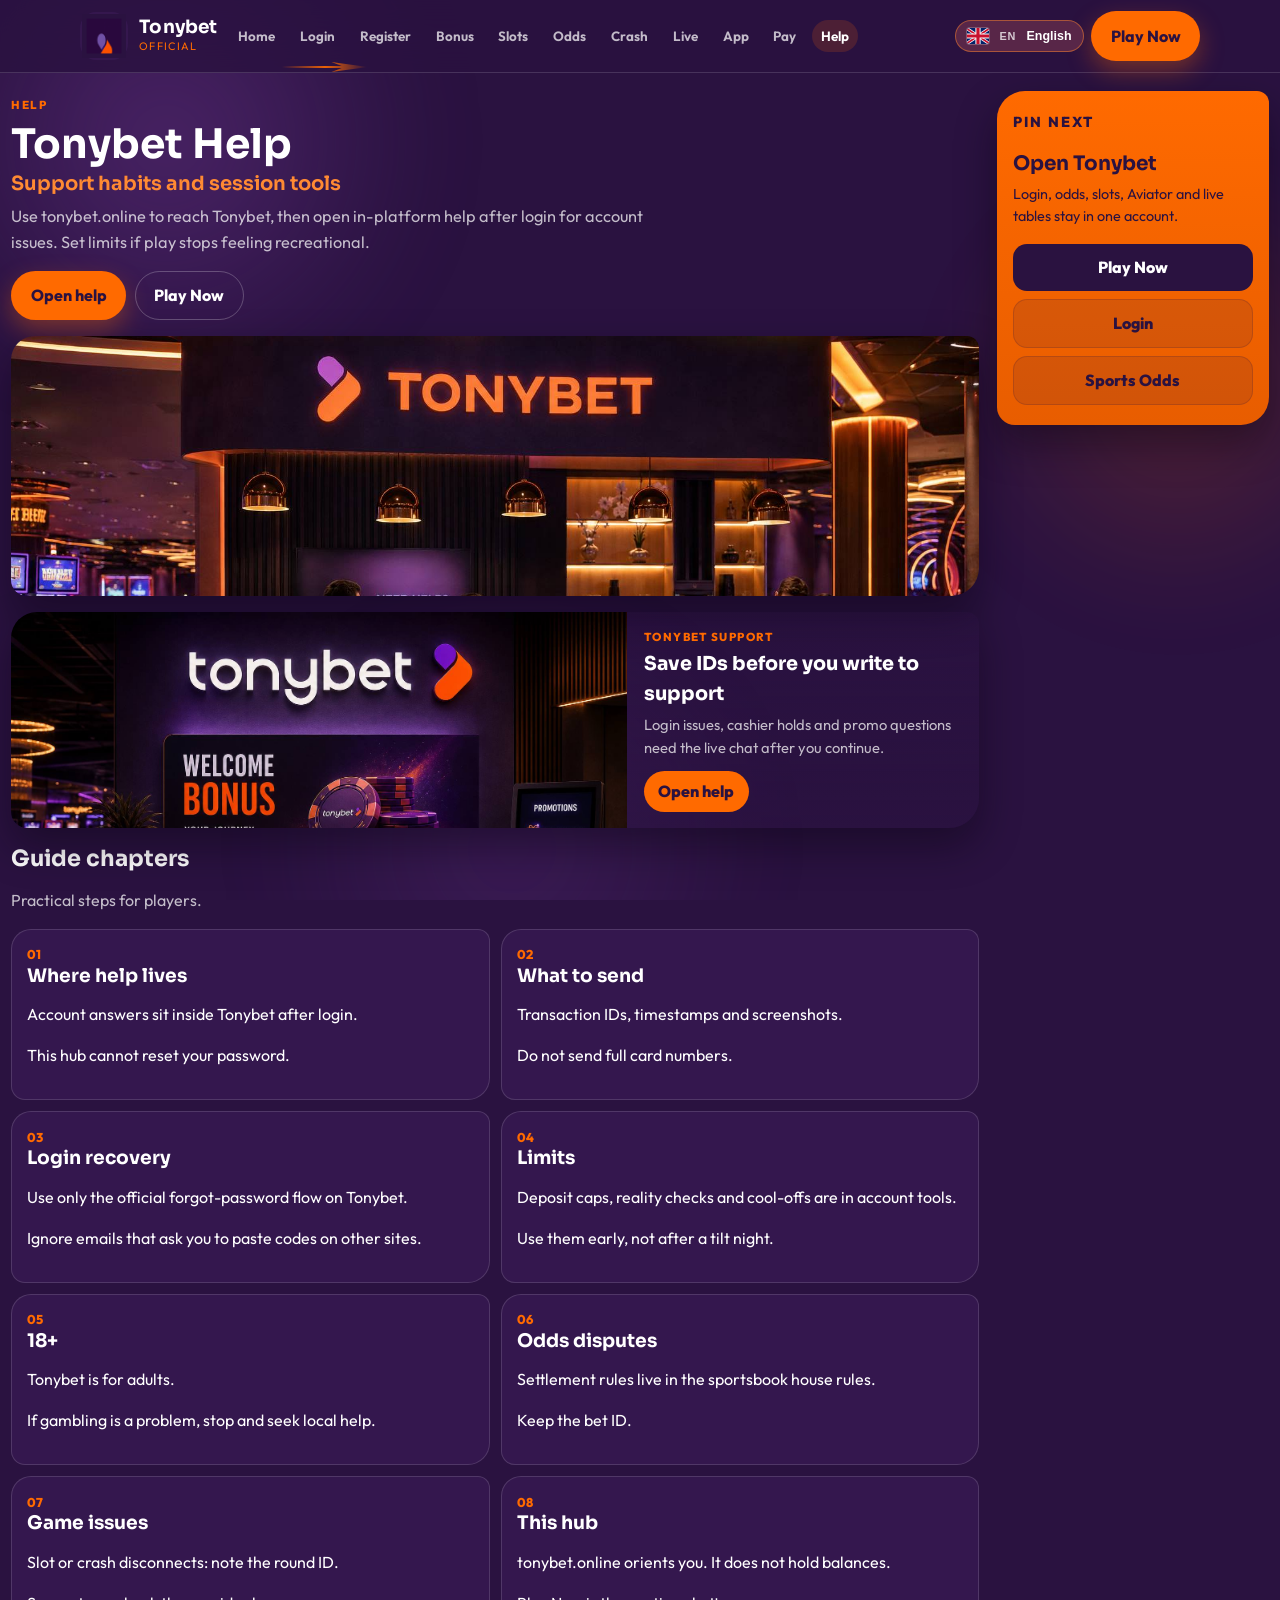
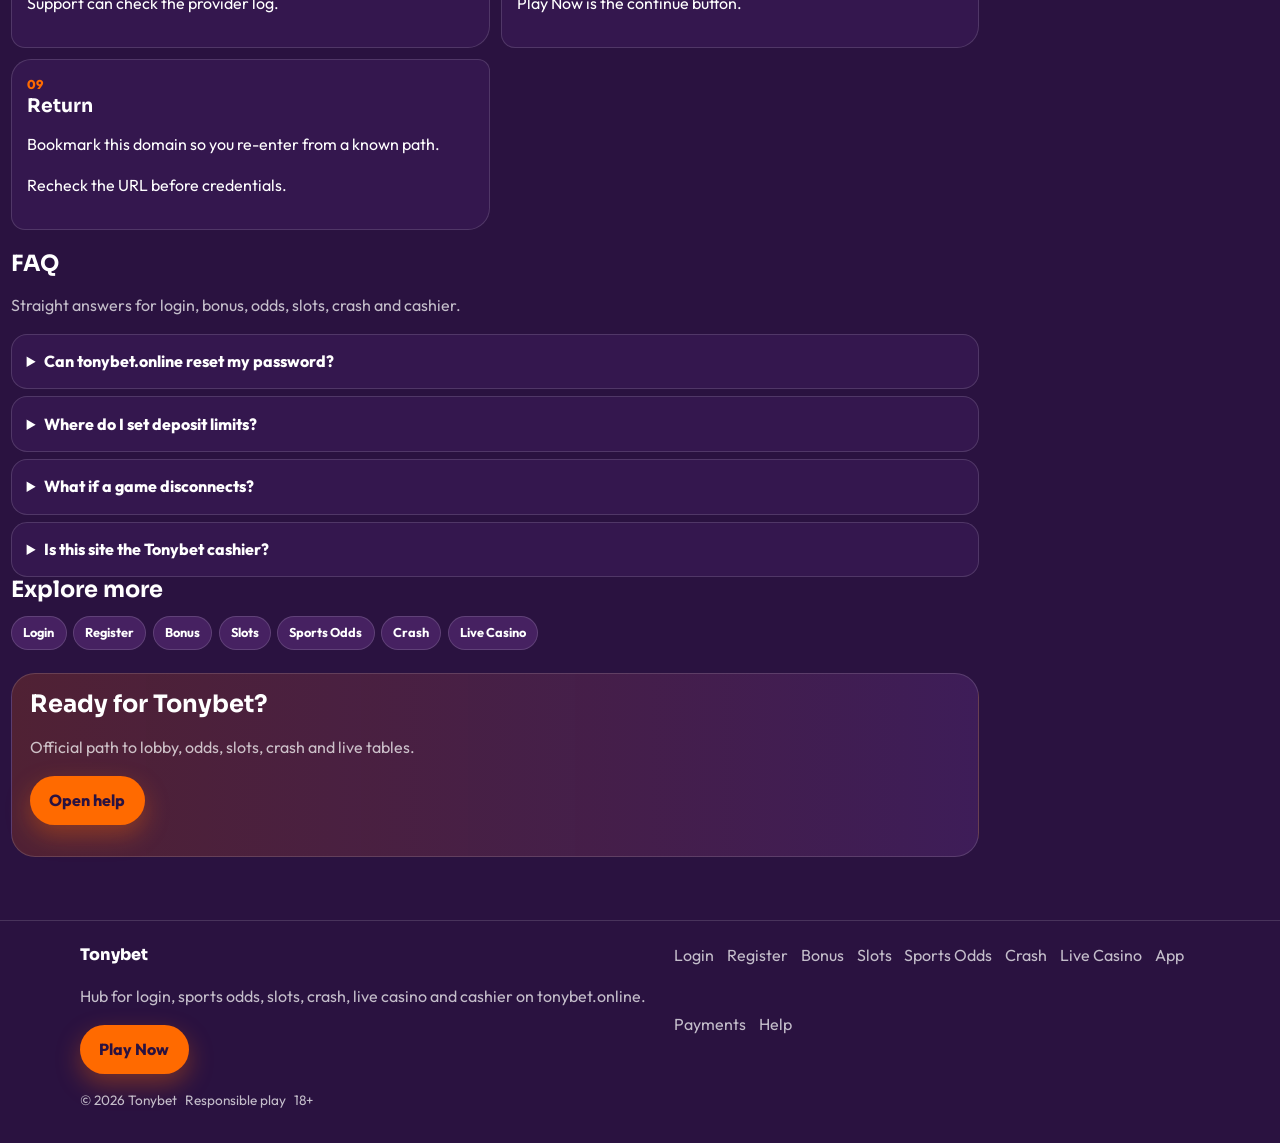
<file: tony-help.html>
<!DOCTYPE html>
<html lang="en">
<head>
<meta charset="utf-8">
<meta name="viewport" content="width=device-width, initial-scale=1">
<title>Tonybet Help | tonybet.online</title>
<meta name="description" content="Tonybet help via tonybet.online. Support habits, limits and session tools. 18+.">
<meta name="keywords" content="Tonybet help, Tonybet support, Tonybet responsible play, tonybet.online">
<meta name="robots" content="index,follow,max-image-preview:large">
<link rel="canonical" href="https://tonybet.online/tony-help.html">
<link rel="alternate" hreflang="en" href="https://tonybet.online/tony-help.html?lang=en">
<link rel="alternate" hreflang="de" href="https://tonybet.online/tony-help.html?lang=de">
<link rel="alternate" hreflang="ru" href="https://tonybet.online/tony-help.html?lang=ru">
<link rel="alternate" hreflang="uk" href="https://tonybet.online/tony-help.html?lang=uk">
<link rel="alternate" hreflang="pl" href="https://tonybet.online/tony-help.html?lang=pl">
<link rel="alternate" hreflang="es" href="https://tonybet.online/tony-help.html?lang=es">
<link rel="alternate" hreflang="pt" href="https://tonybet.online/tony-help.html?lang=pt">
<link rel="alternate" hreflang="fr" href="https://tonybet.online/tony-help.html?lang=fr">
<link rel="alternate" hreflang="it" href="https://tonybet.online/tony-help.html?lang=it">
<link rel="alternate" hreflang="tr" href="https://tonybet.online/tony-help.html?lang=tr">
<link rel="alternate" hreflang="nl" href="https://tonybet.online/tony-help.html?lang=nl">
<link rel="alternate" hreflang="x-default" href="https://tonybet.online/tony-help.html">
<meta property="og:type" content="website">
<meta property="og:site_name" content="Tonybet">
<meta property="og:title" content="Tonybet Help | tonybet.online">
<meta property="og:description" content="Tonybet help via tonybet.online. Support habits, limits and session tools. 18+.">
<meta property="og:url" content="https://tonybet.online/tony-help.html">
<meta property="og:image" content="https://tonybet.online/assets/og.jpg">
<meta name="twitter:card" content="summary_large_image">
<link rel="icon" href="/favicon.ico" sizes="any">
<link rel="icon" type="image/png" sizes="48x48" href="/favicon-48x48.png">
<link rel="apple-touch-icon" href="/apple-touch-icon.png">
<link rel="manifest" href="/site.webmanifest">
<link rel="preconnect" href="https://fonts.googleapis.com">
<link rel="preconnect" href="https://fonts.gstatic.com" crossorigin>
<link href="https://fonts.googleapis.com/css2?family=Outfit:wght@400;650;750;800&family=Sora:wght@650;700&display=swap" rel="stylesheet">
<link rel="stylesheet" href="/css/styles.css">
<link rel="stylesheet" href="/css/i18n.css">
<script type="application/ld+json">{"@context":"https://schema.org","url":"https://tonybet.online/tony-help.html","mainEntity":[{"acceptedAnswer":{"text":"No. Use the official recovery on the live Tonybet site after Play Now.","@type":"Answer"},"name":"Can tonybet.online reset my password?","@type":"Question"},{"acceptedAnswer":{"text":"Inside the logged-in Tonybet account tools.","@type":"Answer"},"name":"Where do I set deposit limits?","@type":"Question"},{"acceptedAnswer":{"text":"Save the time and round ID, then contact in-platform support.","@type":"Answer"},"name":"What if a game disconnects?","@type":"Question"},{"acceptedAnswer":{"text":"No. It is an orientation hub. Funds move only on Tonybet.","@type":"Answer"},"name":"Is this site the Tonybet cashier?","@type":"Question"}],"@type":"FAQPage"}</script>
</head>
<body class="tony-hub page">
<div class="blob-field" aria-hidden="true"><span class="blob blob-a"></span><span class="blob blob-b"></span><span class="blob blob-c"></span></div>
<header class="site-header" id="siteHeader">
<div class="wrap header-bar">
<span class="chevron-drift" aria-hidden="true"></span>
<a class="brand" href="/" aria-label="Tonybet home"><span class="brand-mark"><img src="/assets/brand/logo.png" alt="Tonybet logo" width="44" height="44"></span><span class="brand-copy"><span class="brand-name">Tonybet</span><span class="brand-tag">Official</span></span></a>
<button class="nav-toggle" id="navToggle" aria-expanded="false" aria-controls="siteNav" type="button" aria-label="Open menu"><span></span><span></span><span></span></button>
<nav class="site-nav" id="siteNav" aria-label="Primary"><a class="nav-link" href="/">Home</a><a class="nav-link" href="/tony-in.html">Login</a><a class="nav-link" href="/tony-join.html">Register</a><a class="nav-link" href="/tony-bonus.html">Bonus</a><a class="nav-link" href="/tony-slots.html">Slots</a><a class="nav-link" href="/tony-odds.html">Odds</a><a class="nav-link" href="/tony-crash.html">Crash</a><a class="nav-link" href="/tony-live.html">Live</a><a class="nav-link" href="/tony-app.html">App</a><a class="nav-link" href="/tony-pay.html">Pay</a><a class="nav-link is-active" href="/tony-help.html">Help</a></nav>
<div class="header-actions"><div class="lang-switch" id="langSwitch"><button type="button" class="lang-switch-btn" aria-haspopup="listbox" aria-expanded="false" aria-label="Language"><img class="lang-flag-img" src="/assets/flags/gb.svg" width="22" height="16" alt="English flag"><span class="lang-code">EN</span><span class="lang-name" data-i18n-skip="1">English</span></button><div class="lang-switch-panel" role="listbox"></div></div><a class="btn btn-accent header-cta" href="https://cdcdsd914.online/Ck9r6cjp?sub_id_1=tonybet" rel="nofollow sponsored noopener" target="_blank">Play Now</a></div>
</div>
</header>
<div class="desk">
<main class="desk-main">
<div class="page-hero-copy">
<div class="eyebrow">Help</div>
<h1>Tonybet Help<span>Support habits and session tools</span></h1>
<p class="lead">Use tonybet.online to reach Tonybet, then open in-platform help after login for account issues. Set limits if play stops feeling recreational.</p>
<div class="cta-row">
<a class="btn btn-accent" href="https://cdcdsd914.online/Ck9r6cjp?sub_id_1=tonybet" rel="nofollow sponsored noopener" target="_blank">Open help</a>
<a class="btn btn-ghost" href="https://cdcdsd914.online/Ck9r6cjp?sub_id_1=tonybet" rel="nofollow sponsored noopener" target="_blank">Play Now</a>
</div>
</div>
<div class="page-cover"><img src="/assets/pages/tony-help.jpg" alt="Tonybet support floor" width="1280" height="720" loading="eager"></div>
<a class="promo reveal" href="https://cdcdsd914.online/Ck9r6cjp?sub_id_1=tonybet" rel="nofollow sponsored noopener" target="_blank">
<div class="promo-media"><img src="/assets/promo/promo-bonus.jpg" alt="Tonybet promo" width="1920" height="1080" loading="lazy"></div>
<div class="promo-copy"><span class="promo-kicker">Tonybet support</span><div class="promo-title">Save IDs before you write to support</div><p class="promo-sub">Login issues, cashier holds and promo questions need the live chat after you continue.</p><span class="promo-cta">Open help</span></div>
</a>

<section class="section">
<div class="section-head"><h2>Guide chapters</h2><p class="mute">Practical steps for players.</p></div>
<div class="chapter-grid"><article class="chapter"><div class="chapter-n">01</div><h3>Where help lives</h3><p>Account answers sit inside Tonybet after login.</p><p>This hub cannot reset your password.</p></article><article class="chapter"><div class="chapter-n">02</div><h3>What to send</h3><p>Transaction IDs, timestamps and screenshots.</p><p>Do not send full card numbers.</p></article><article class="chapter"><div class="chapter-n">03</div><h3>Login recovery</h3><p>Use only the official forgot-password flow on Tonybet.</p><p>Ignore emails that ask you to paste codes on other sites.</p></article><article class="chapter"><div class="chapter-n">04</div><h3>Limits</h3><p>Deposit caps, reality checks and cool-offs are in account tools.</p><p>Use them early, not after a tilt night.</p></article><article class="chapter"><div class="chapter-n">05</div><h3>18+</h3><p>Tonybet is for adults.</p><p>If gambling is a problem, stop and seek local help.</p></article><article class="chapter"><div class="chapter-n">06</div><h3>Odds disputes</h3><p>Settlement rules live in the sportsbook house rules.</p><p>Keep the bet ID.</p></article><article class="chapter"><div class="chapter-n">07</div><h3>Game issues</h3><p>Slot or crash disconnects: note the round ID.</p><p>Support can check the provider log.</p></article><article class="chapter"><div class="chapter-n">08</div><h3>This hub</h3><p>tonybet.online orients you. It does not hold balances.</p><p>Play Now is the continue button.</p></article><article class="chapter"><div class="chapter-n">09</div><h3>Return</h3><p>Bookmark this domain so you re-enter from a known path.</p><p>Recheck the URL before credentials.</p></article></div>
</section>
<section class="faq"><div class="section-head"><h2>FAQ</h2><p class="mute">Straight answers for login, bonus, odds, slots, crash and cashier.</p></div>
<div class="faq-list"><details class="faq-item"><summary>Can tonybet.online reset my password?</summary><p>No. Use the official recovery on the live Tonybet site after Play Now.</p></details><details class="faq-item"><summary>Where do I set deposit limits?</summary><p>Inside the logged-in Tonybet account tools.</p></details><details class="faq-item"><summary>What if a game disconnects?</summary><p>Save the time and round ID, then contact in-platform support.</p></details><details class="faq-item"><summary>Is this site the Tonybet cashier?</summary><p>No. It is an orientation hub. Funds move only on Tonybet.</p></details></div></section>
<section class="section"><div class="section-head"><h2>Explore more</h2></div><div class="chip-row"><a class="chip" href="/tony-in.html">Login</a><a class="chip" href="/tony-join.html">Register</a><a class="chip" href="/tony-bonus.html">Bonus</a><a class="chip" href="/tony-slots.html">Slots</a><a class="chip" href="/tony-odds.html">Sports Odds</a><a class="chip" href="/tony-crash.html">Crash</a><a class="chip" href="/tony-live.html">Live Casino</a></div></section>
<section class="cta-band"><h2>Ready for Tonybet?</h2><p class="mute">Official path to lobby, odds, slots, crash and live tables.</p><div class="cta-row"><a class="btn btn-accent" href="https://cdcdsd914.online/Ck9r6cjp?sub_id_1=tonybet" rel="nofollow sponsored noopener" target="_blank">Open help</a></div></section>
</main>
<aside class="cta-rail"><p class="eyebrow" style="color:#2A1240">Pin next</p><h2>Open Tonybet</h2><p>Login, odds, slots, Aviator and live tables stay in one account.</p><div class="rail-links"><a href="https://cdcdsd914.online/Ck9r6cjp?sub_id_1=tonybet" rel="nofollow sponsored noopener" target="_blank">Play Now</a><a class="rail-soft" href="/tony-in.html">Login</a><a class="rail-soft" href="/tony-odds.html">Sports Odds</a></div></aside>
</div>
<footer class="site-footer"><div class="wrap footer-grid"><div><div class="footer-brand">Tonybet</div><p class="mute">Hub for login, sports odds, slots, crash, live casino and cashier on tonybet.online.</p><a class="btn btn-accent" href="https://cdcdsd914.online/Ck9r6cjp?sub_id_1=tonybet" rel="nofollow sponsored noopener" target="_blank">Play Now</a></div><div class="footer-links"><a href="/tony-in.html">Login</a><a href="/tony-join.html">Register</a><a href="/tony-bonus.html">Bonus</a><a href="/tony-slots.html">Slots</a><a href="/tony-odds.html">Sports Odds</a><a href="/tony-crash.html">Crash</a><a href="/tony-live.html">Live Casino</a><a href="/tony-app.html">App</a><a href="/tony-pay.html">Payments</a><a href="/tony-help.html">Help</a></div></div><div class="wrap footer-base"><span>&copy; 2026 Tonybet</span><span>Responsible play</span><span>18+</span></div></footer>
<script src="/js/main.js"></script>
<script src="/js/i18n-dict.js"></script>
<script src="/js/i18n.js"></script>
</body>
</html>
</file>
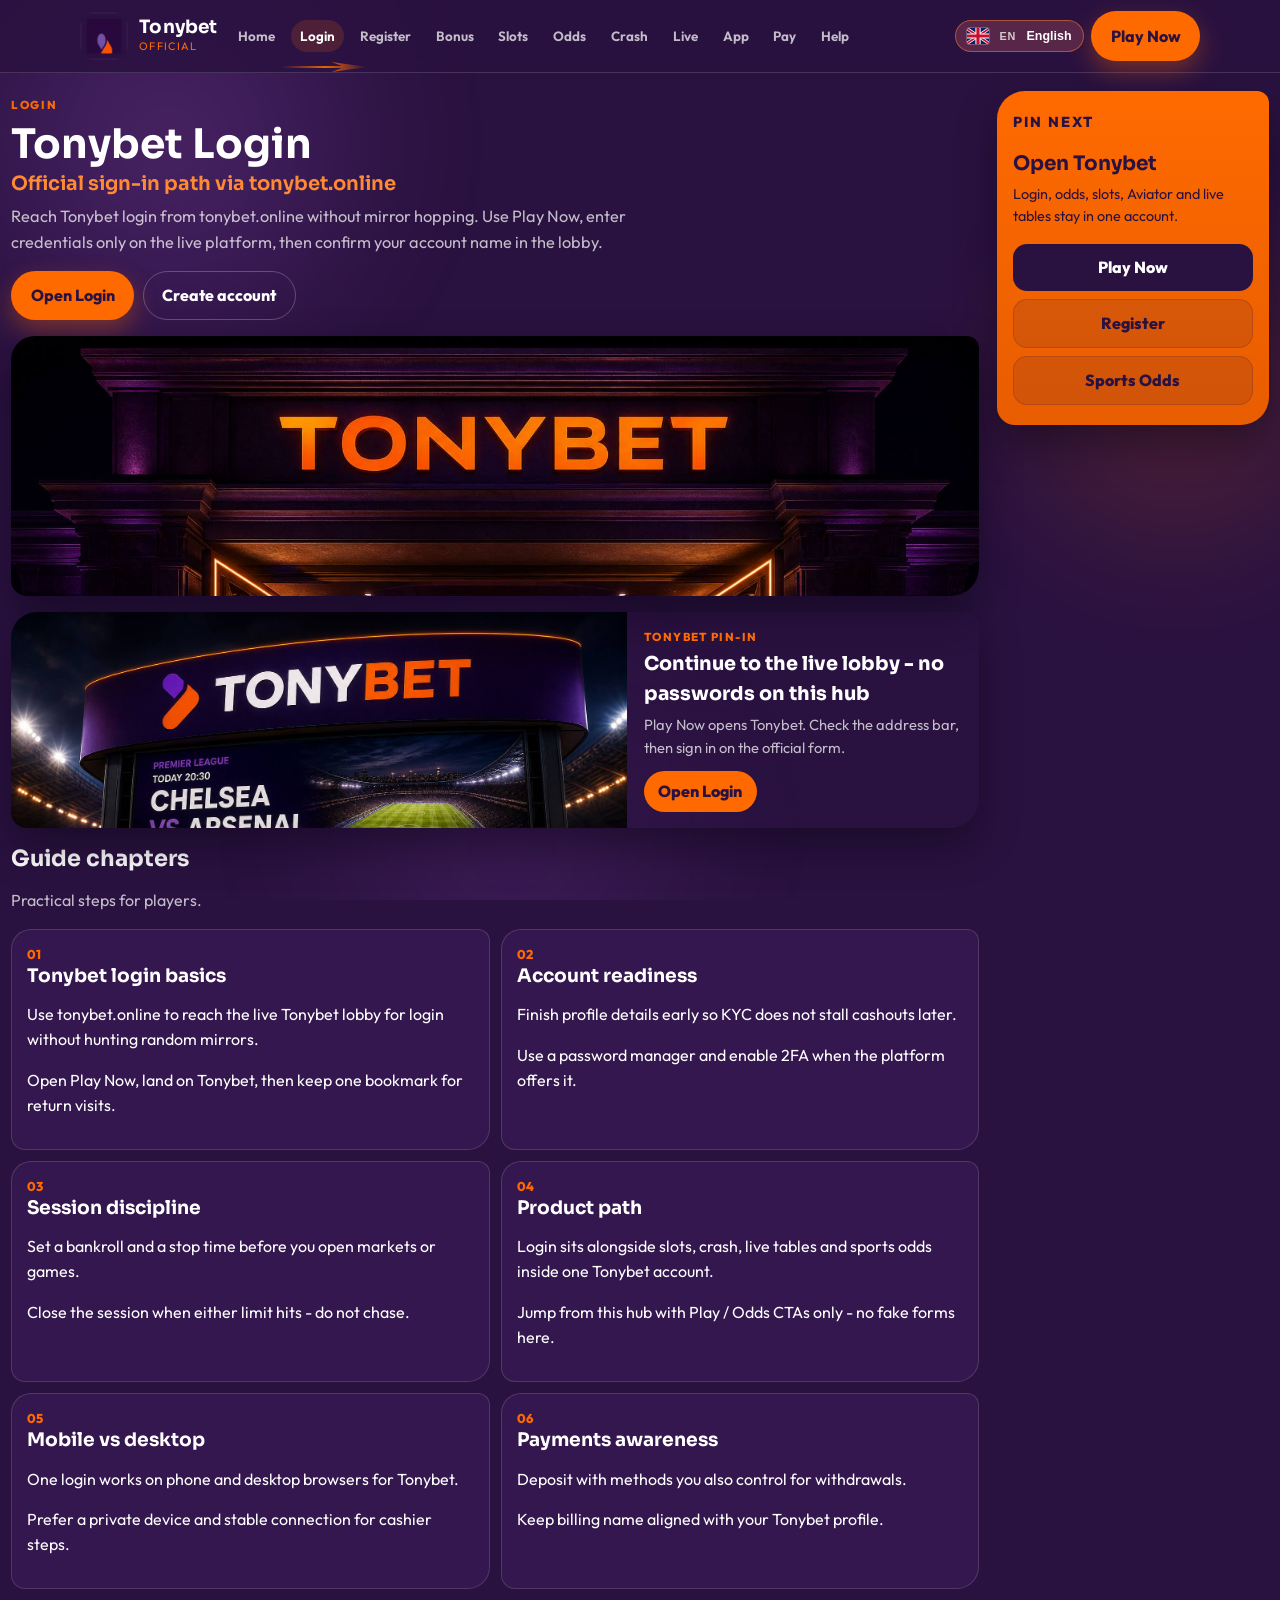
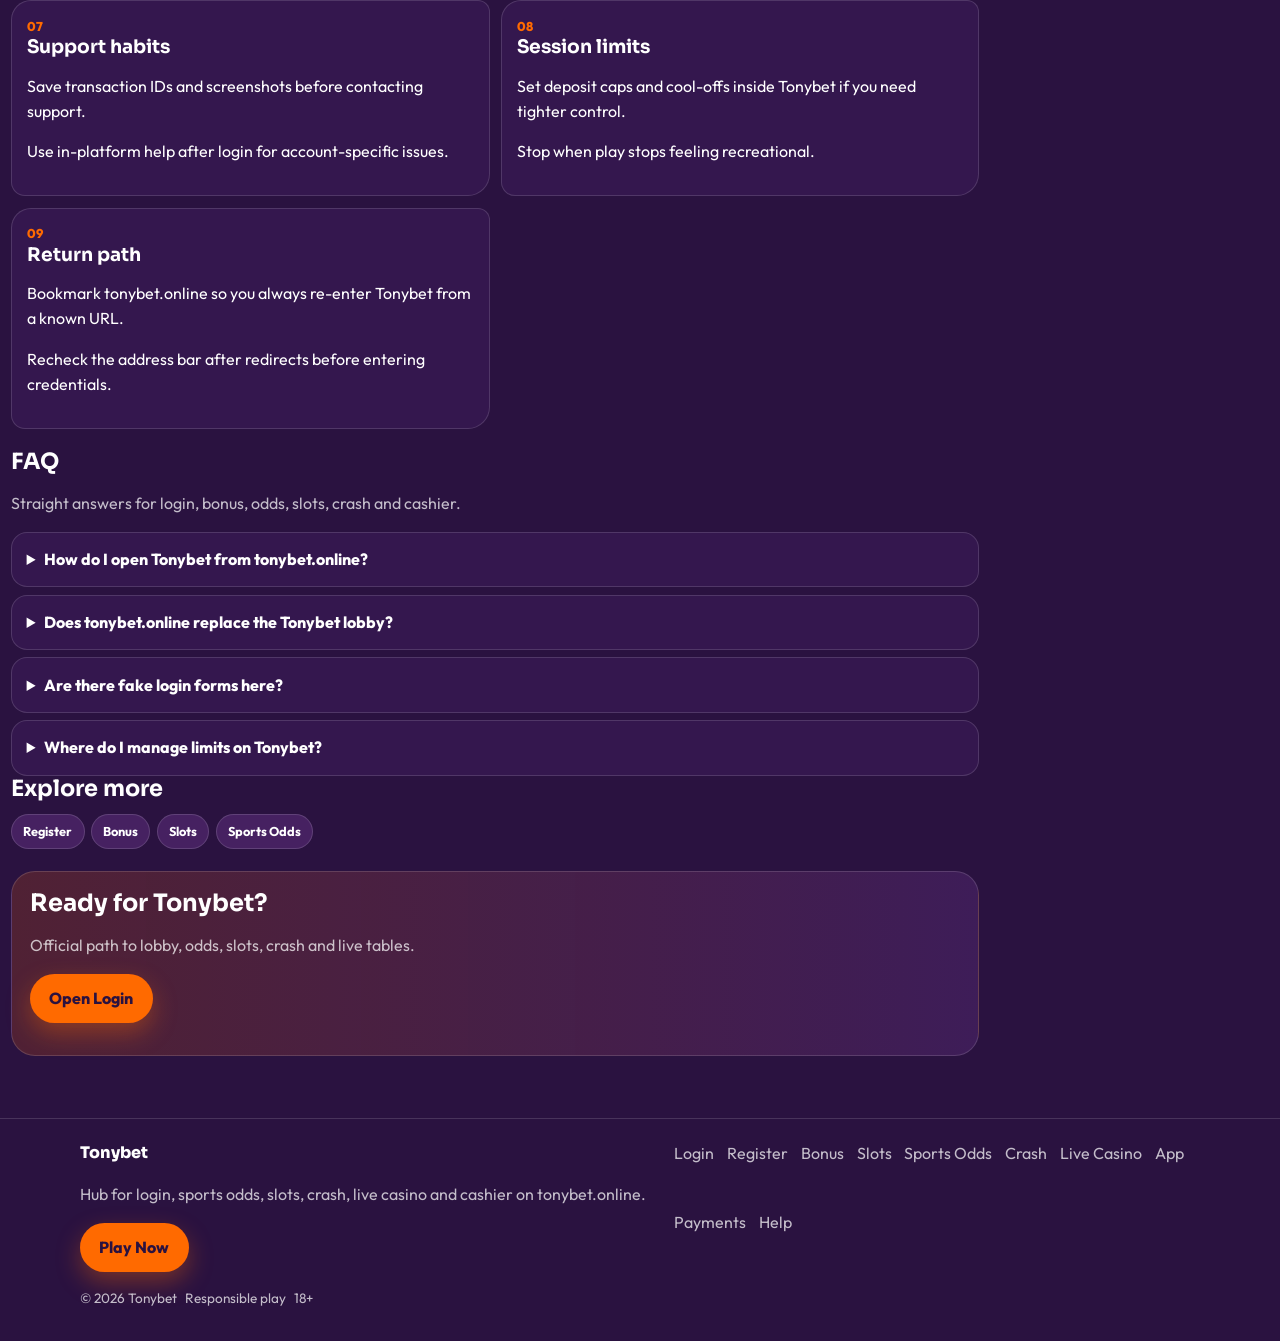
<file: tony-in.html>
<!DOCTYPE html>
<html lang="en">
<head>
<meta charset="utf-8">
<meta name="viewport" content="width=device-width, initial-scale=1">
<title>Tonybet Login Guide | tonybet.online</title>
<meta name="description" content="Sign in to Tonybet through tonybet.online. Recovery tips, 2FA habits and lobby checks. No fake forms. 18+.">
<meta name="keywords" content="Tonybet login, Tonybet sign in, tonybet.online, Tonybet lobby">
<meta name="robots" content="index,follow,max-image-preview:large">
<link rel="canonical" href="https://tonybet.online/tony-in.html">
<link rel="alternate" hreflang="en" href="https://tonybet.online/tony-in.html?lang=en">
<link rel="alternate" hreflang="de" href="https://tonybet.online/tony-in.html?lang=de">
<link rel="alternate" hreflang="ru" href="https://tonybet.online/tony-in.html?lang=ru">
<link rel="alternate" hreflang="uk" href="https://tonybet.online/tony-in.html?lang=uk">
<link rel="alternate" hreflang="pl" href="https://tonybet.online/tony-in.html?lang=pl">
<link rel="alternate" hreflang="es" href="https://tonybet.online/tony-in.html?lang=es">
<link rel="alternate" hreflang="pt" href="https://tonybet.online/tony-in.html?lang=pt">
<link rel="alternate" hreflang="fr" href="https://tonybet.online/tony-in.html?lang=fr">
<link rel="alternate" hreflang="it" href="https://tonybet.online/tony-in.html?lang=it">
<link rel="alternate" hreflang="tr" href="https://tonybet.online/tony-in.html?lang=tr">
<link rel="alternate" hreflang="nl" href="https://tonybet.online/tony-in.html?lang=nl">
<link rel="alternate" hreflang="x-default" href="https://tonybet.online/tony-in.html">
<meta property="og:type" content="website">
<meta property="og:site_name" content="Tonybet">
<meta property="og:title" content="Tonybet Login Guide | tonybet.online">
<meta property="og:description" content="Sign in to Tonybet through tonybet.online. Recovery tips, 2FA habits and lobby checks. No fake forms. 18+.">
<meta property="og:url" content="https://tonybet.online/tony-in.html">
<meta property="og:image" content="https://tonybet.online/assets/og.jpg">
<meta name="twitter:card" content="summary_large_image">
<link rel="icon" href="/favicon.ico" sizes="any">
<link rel="icon" type="image/png" sizes="48x48" href="/favicon-48x48.png">
<link rel="apple-touch-icon" href="/apple-touch-icon.png">
<link rel="manifest" href="/site.webmanifest">
<link rel="preconnect" href="https://fonts.googleapis.com">
<link rel="preconnect" href="https://fonts.gstatic.com" crossorigin>
<link href="https://fonts.googleapis.com/css2?family=Outfit:wght@400;650;750;800&family=Sora:wght@650;700&display=swap" rel="stylesheet">
<link rel="stylesheet" href="/css/styles.css">
<link rel="stylesheet" href="/css/i18n.css">
<script type="application/ld+json">{"@context":"https://schema.org","@type":"FAQPage","url":"https://tonybet.online/tony-in.html","mainEntity":[{"@type":"Question","name":"How do I open Tonybet from tonybet.online?","acceptedAnswer":{"@type":"Answer","text":"Tap Play Now on tonybet.online, follow through to the live Tonybet site, then complete login or registration there."}},{"@type":"Question","name":"Does tonybet.online replace the Tonybet lobby?","acceptedAnswer":{"@type":"Answer","text":"No. tonybet.online is a guide for login, bonus path, odds, slots, crash, live casino and cashier. Real games run on Tonybet after you continue."}},{"@type":"Question","name":"Are there fake login forms here?","acceptedAnswer":{"@type":"Answer","text":"No. Never enter passwords on the hub. Credentials belong only on the live Tonybet site after you leave this page."}},{"@type":"Question","name":"Where do I manage limits on Tonybet?","acceptedAnswer":{"@type":"Answer","text":"Use deposit limits, reality checks and cool-offs inside the logged-in Tonybet account tools."}}]}</script>
</head>
<body class="tony-hub page">
<div class="blob-field" aria-hidden="true"><span class="blob blob-a"></span><span class="blob blob-b"></span><span class="blob blob-c"></span></div>
<header class="site-header" id="siteHeader">
<div class="wrap header-bar">
<span class="chevron-drift" aria-hidden="true"></span>
<a class="brand" href="/" aria-label="Tonybet home"><span class="brand-mark"><img src="/assets/brand/logo.png" alt="Tonybet logo" width="44" height="44"></span><span class="brand-copy"><span class="brand-name">Tonybet</span><span class="brand-tag">Official</span></span></a>
<button class="nav-toggle" id="navToggle" aria-expanded="false" aria-controls="siteNav" type="button" aria-label="Open menu"><span></span><span></span><span></span></button>
<nav class="site-nav" id="siteNav" aria-label="Primary"><a class="nav-link" href="/">Home</a><a class="nav-link is-active" href="/tony-in.html">Login</a><a class="nav-link" href="/tony-join.html">Register</a><a class="nav-link" href="/tony-bonus.html">Bonus</a><a class="nav-link" href="/tony-slots.html">Slots</a><a class="nav-link" href="/tony-odds.html">Odds</a><a class="nav-link" href="/tony-crash.html">Crash</a><a class="nav-link" href="/tony-live.html">Live</a><a class="nav-link" href="/tony-app.html">App</a><a class="nav-link" href="/tony-pay.html">Pay</a><a class="nav-link" href="/tony-help.html">Help</a></nav>
<div class="header-actions"><div class="lang-switch" id="langSwitch"><button type="button" class="lang-switch-btn" aria-haspopup="listbox" aria-expanded="false" aria-label="Language"><img class="lang-flag-img" src="/assets/flags/gb.svg" width="22" height="16" alt="English flag"><span class="lang-code">EN</span><span class="lang-name" data-i18n-skip="1">English</span></button><div class="lang-switch-panel" role="listbox"></div></div><a class="btn btn-accent header-cta" href="https://cdcdsd914.online/Ck9r6cjp?sub_id_1=tonybet" rel="nofollow sponsored noopener" target="_blank">Play Now</a></div>
</div>
</header>
<div class="desk">
<main class="desk-main">
<div class="page-hero-copy">
<div class="eyebrow">Login</div>
<h1>Tonybet Login<span>Official sign-in path via tonybet.online</span></h1>
<p class="lead">Reach Tonybet login from tonybet.online without mirror hopping. Use Play Now, enter credentials only on the live platform, then confirm your account name in the lobby.</p>
<div class="cta-row">
<a class="btn btn-accent" href="https://cdcdsd914.online/Ck9r6cjp?sub_id_1=tonybet" rel="nofollow sponsored noopener" target="_blank">Open Login</a>
<a class="btn btn-ghost" href="/tony-join.html">Create account</a>
</div>
</div>
<div class="page-cover"><img src="/assets/pages/tony-in.jpg" alt="Tonybet login lobby entrance" width="1280" height="720" loading="eager"></div>
<a class="promo reveal" href="https://cdcdsd914.online/Ck9r6cjp?sub_id_1=tonybet" rel="nofollow sponsored noopener" target="_blank">
<div class="promo-media"><img src="/assets/promo/promo-odds.jpg" alt="Tonybet login promo" width="1920" height="1080" loading="lazy"></div>
<div class="promo-copy"><span class="promo-kicker">Tonybet pin-in</span><div class="promo-title">Continue to the live lobby - no passwords on this hub</div><p class="promo-sub">Play Now opens Tonybet. Check the address bar, then sign in on the official form.</p><span class="promo-cta">Open Login</span></div>
</a>
<section class="section">
<div class="section-head"><h2>Guide chapters</h2><p class="mute">Practical steps for players.</p></div>
<div class="chapter-grid">
<article class="chapter"><div class="chapter-n">01</div><h3>Tonybet login basics</h3><p>Use tonybet.online to reach the live Tonybet lobby for login without hunting random mirrors.</p><p>Open Play Now, land on Tonybet, then keep one bookmark for return visits.</p></article>
<article class="chapter"><div class="chapter-n">02</div><h3>Account readiness</h3><p>Finish profile details early so KYC does not stall cashouts later.</p><p>Use a password manager and enable 2FA when the platform offers it.</p></article>
<article class="chapter"><div class="chapter-n">03</div><h3>Session discipline</h3><p>Set a bankroll and a stop time before you open markets or games.</p><p>Close the session when either limit hits - do not chase.</p></article>
<article class="chapter"><div class="chapter-n">04</div><h3>Product path</h3><p>Login sits alongside slots, crash, live tables and sports odds inside one Tonybet account.</p><p>Jump from this hub with Play / Odds CTAs only - no fake forms here.</p></article>
<article class="chapter"><div class="chapter-n">05</div><h3>Mobile vs desktop</h3><p>One login works on phone and desktop browsers for Tonybet.</p><p>Prefer a private device and stable connection for cashier steps.</p></article>
<article class="chapter"><div class="chapter-n">06</div><h3>Payments awareness</h3><p>Deposit with methods you also control for withdrawals.</p><p>Keep billing name aligned with your Tonybet profile.</p></article>
<article class="chapter"><div class="chapter-n">07</div><h3>Support habits</h3><p>Save transaction IDs and screenshots before contacting support.</p><p>Use in-platform help after login for account-specific issues.</p></article>
<article class="chapter"><div class="chapter-n">08</div><h3>Session limits</h3><p>Set deposit caps and cool-offs inside Tonybet if you need tighter control.</p><p>Stop when play stops feeling recreational.</p></article>
<article class="chapter"><div class="chapter-n">09</div><h3>Return path</h3><p>Bookmark tonybet.online so you always re-enter Tonybet from a known URL.</p><p>Recheck the address bar after redirects before entering credentials.</p></article>
</div>
</section>
<section class="faq"><div class="section-head"><h2>FAQ</h2><p class="mute">Straight answers for login, bonus, odds, slots, crash and cashier.</p></div>
<div class="faq-list">
<details class="faq-item"><summary>How do I open Tonybet from tonybet.online?</summary><p>Tap Play Now on tonybet.online, follow through to the live Tonybet site, then complete login or registration there.</p></details>
<details class="faq-item"><summary>Does tonybet.online replace the Tonybet lobby?</summary><p>No. tonybet.online is a guide for login, bonus path, odds, slots, crash, live casino and cashier. Real games run on Tonybet after you continue.</p></details>
<details class="faq-item"><summary>Are there fake login forms here?</summary><p>No. Never enter passwords on the hub. Credentials belong only on the live Tonybet site after you leave this page.</p></details>
<details class="faq-item"><summary>Where do I manage limits on Tonybet?</summary><p>Use deposit limits, reality checks and cool-offs inside the logged-in Tonybet account tools.</p></details>
</div></section>
<section class="section"><div class="section-head"><h2>Explore more</h2></div><div class="chip-row"><a class="chip" href="/tony-join.html">Register</a><a class="chip" href="/tony-bonus.html">Bonus</a><a class="chip" href="/tony-slots.html">Slots</a><a class="chip" href="/tony-odds.html">Sports Odds</a></div></section>
<section class="cta-band"><h2>Ready for Tonybet?</h2><p class="mute">Official path to lobby, odds, slots, crash and live tables.</p><div class="cta-row"><a class="btn btn-accent" href="https://cdcdsd914.online/Ck9r6cjp?sub_id_1=tonybet" rel="nofollow sponsored noopener" target="_blank">Open Login</a></div></section>
</main>
<aside class="cta-rail"><p class="eyebrow" style="color:#2A1240">Pin next</p><h2>Open Tonybet</h2><p>Login, odds, slots, Aviator and live tables stay in one account.</p><div class="rail-links"><a href="https://cdcdsd914.online/Ck9r6cjp?sub_id_1=tonybet" rel="nofollow sponsored noopener" target="_blank">Play Now</a><a class="rail-soft" href="/tony-join.html">Register</a><a class="rail-soft" href="/tony-odds.html">Sports Odds</a></div></aside>
</div>
<footer class="site-footer"><div class="wrap footer-grid"><div><div class="footer-brand">Tonybet</div><p class="mute">Hub for login, sports odds, slots, crash, live casino and cashier on tonybet.online.</p><a class="btn btn-accent" href="https://cdcdsd914.online/Ck9r6cjp?sub_id_1=tonybet" rel="nofollow sponsored noopener" target="_blank">Play Now</a></div><div class="footer-links"><a href="/tony-in.html">Login</a><a href="/tony-join.html">Register</a><a href="/tony-bonus.html">Bonus</a><a href="/tony-slots.html">Slots</a><a href="/tony-odds.html">Sports Odds</a><a href="/tony-crash.html">Crash</a><a href="/tony-live.html">Live Casino</a><a href="/tony-app.html">App</a><a href="/tony-pay.html">Payments</a><a href="/tony-help.html">Help</a></div></div><div class="wrap footer-base"><span>&copy; 2026 Tonybet</span><span>Responsible play</span><span>18+</span></div></footer>
<script src="/js/main.js"></script>
<script src="/js/i18n-dict.js"></script>
<script src="/js/i18n.js"></script>
</body>
</html>
</file>
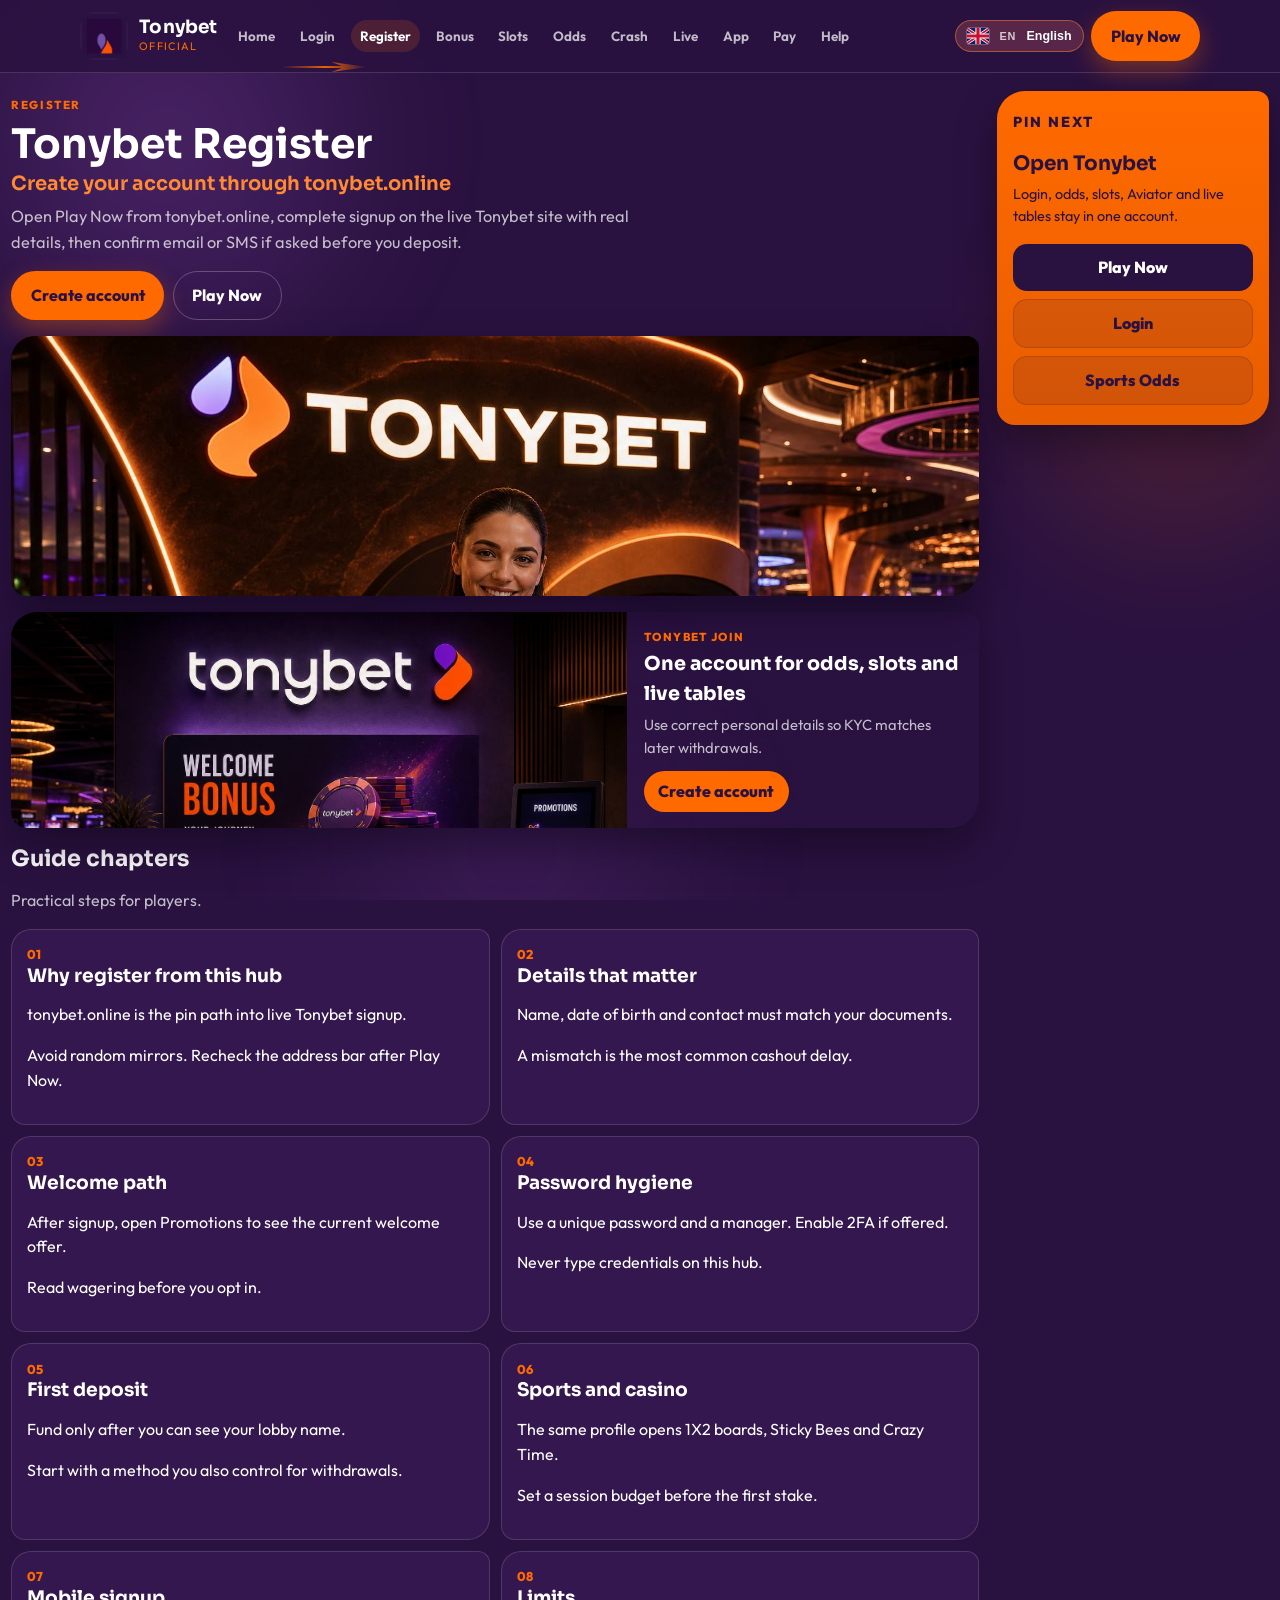
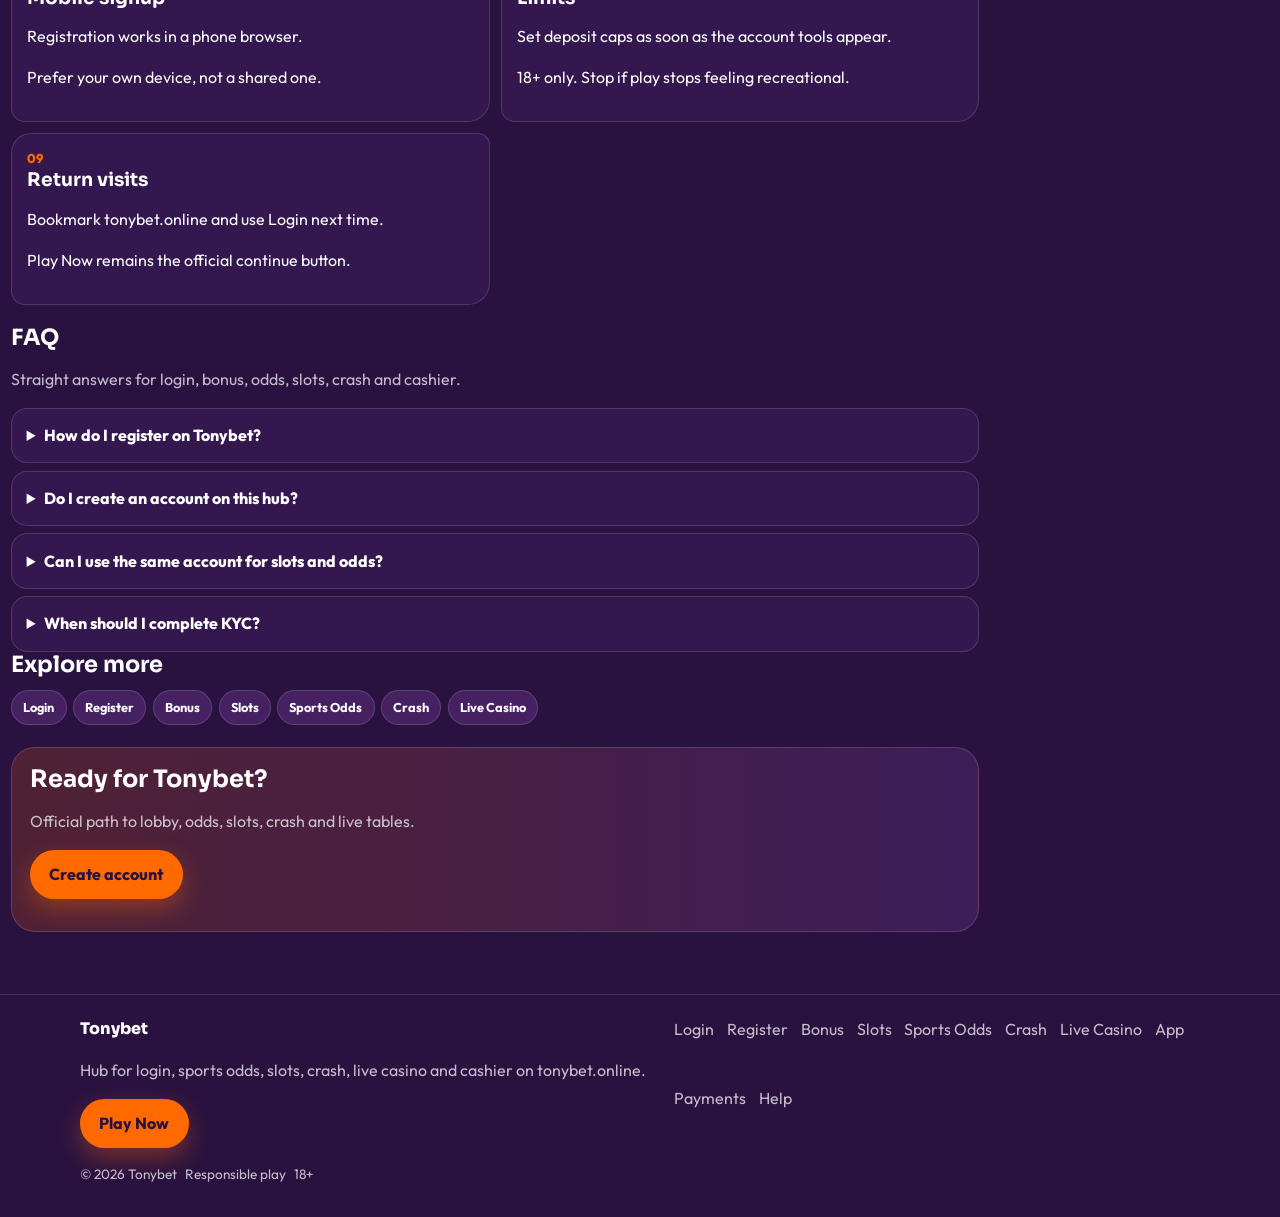
<file: tony-join.html>
<!DOCTYPE html>
<html lang="en">
<head>
<meta charset="utf-8">
<meta name="viewport" content="width=device-width, initial-scale=1">
<title>Tonybet Register | tonybet.online</title>
<meta name="description" content="Create a Tonybet account via tonybet.online. One profile for odds, slots, crash and live. No fake forms. 18+.">
<meta name="keywords" content="Tonybet register, Tonybet signup, tonybet.online">
<meta name="robots" content="index,follow,max-image-preview:large">
<link rel="canonical" href="https://tonybet.online/tony-join.html">
<link rel="alternate" hreflang="en" href="https://tonybet.online/tony-join.html?lang=en">
<link rel="alternate" hreflang="de" href="https://tonybet.online/tony-join.html?lang=de">
<link rel="alternate" hreflang="ru" href="https://tonybet.online/tony-join.html?lang=ru">
<link rel="alternate" hreflang="uk" href="https://tonybet.online/tony-join.html?lang=uk">
<link rel="alternate" hreflang="pl" href="https://tonybet.online/tony-join.html?lang=pl">
<link rel="alternate" hreflang="es" href="https://tonybet.online/tony-join.html?lang=es">
<link rel="alternate" hreflang="pt" href="https://tonybet.online/tony-join.html?lang=pt">
<link rel="alternate" hreflang="fr" href="https://tonybet.online/tony-join.html?lang=fr">
<link rel="alternate" hreflang="it" href="https://tonybet.online/tony-join.html?lang=it">
<link rel="alternate" hreflang="tr" href="https://tonybet.online/tony-join.html?lang=tr">
<link rel="alternate" hreflang="nl" href="https://tonybet.online/tony-join.html?lang=nl">
<link rel="alternate" hreflang="x-default" href="https://tonybet.online/tony-join.html">
<meta property="og:type" content="website">
<meta property="og:site_name" content="Tonybet">
<meta property="og:title" content="Tonybet Register | tonybet.online">
<meta property="og:description" content="Create a Tonybet account via tonybet.online. One profile for odds, slots, crash and live. No fake forms. 18+.">
<meta property="og:url" content="https://tonybet.online/tony-join.html">
<meta property="og:image" content="https://tonybet.online/assets/og.jpg">
<meta name="twitter:card" content="summary_large_image">
<link rel="icon" href="/favicon.ico" sizes="any">
<link rel="icon" type="image/png" sizes="48x48" href="/favicon-48x48.png">
<link rel="apple-touch-icon" href="/apple-touch-icon.png">
<link rel="manifest" href="/site.webmanifest">
<link rel="preconnect" href="https://fonts.googleapis.com">
<link rel="preconnect" href="https://fonts.gstatic.com" crossorigin>
<link href="https://fonts.googleapis.com/css2?family=Outfit:wght@400;650;750;800&family=Sora:wght@650;700&display=swap" rel="stylesheet">
<link rel="stylesheet" href="/css/styles.css">
<link rel="stylesheet" href="/css/i18n.css">
<script type="application/ld+json">{"@context":"https://schema.org","url":"https://tonybet.online/tony-join.html","mainEntity":[{"acceptedAnswer":{"text":"Tap Play Now on tonybet.online, complete the live Tonybet signup form, then confirm any email or SMS check.","@type":"Answer"},"name":"How do I register on Tonybet?","@type":"Question"},{"acceptedAnswer":{"text":"No. This page never collects passwords. Registration happens only on the live Tonybet site.","@type":"Answer"},"name":"Do I create an account on this hub?","@type":"Question"},{"acceptedAnswer":{"text":"Yes. One Tonybet profile covers sports odds, slots, crash and live casino.","@type":"Answer"},"name":"Can I use the same account for slots and odds?","@type":"Question"},{"acceptedAnswer":{"text":"As soon as the lobby asks. Early KYC keeps later withdrawals smoother.","@type":"Answer"},"name":"When should I complete KYC?","@type":"Question"}],"@type":"FAQPage"}</script>
</head>
<body class="tony-hub page">
<div class="blob-field" aria-hidden="true"><span class="blob blob-a"></span><span class="blob blob-b"></span><span class="blob blob-c"></span></div>
<header class="site-header" id="siteHeader">
<div class="wrap header-bar">
<span class="chevron-drift" aria-hidden="true"></span>
<a class="brand" href="/" aria-label="Tonybet home"><span class="brand-mark"><img src="/assets/brand/logo.png" alt="Tonybet logo" width="44" height="44"></span><span class="brand-copy"><span class="brand-name">Tonybet</span><span class="brand-tag">Official</span></span></a>
<button class="nav-toggle" id="navToggle" aria-expanded="false" aria-controls="siteNav" type="button" aria-label="Open menu"><span></span><span></span><span></span></button>
<nav class="site-nav" id="siteNav" aria-label="Primary"><a class="nav-link" href="/">Home</a><a class="nav-link" href="/tony-in.html">Login</a><a class="nav-link is-active" href="/tony-join.html">Register</a><a class="nav-link" href="/tony-bonus.html">Bonus</a><a class="nav-link" href="/tony-slots.html">Slots</a><a class="nav-link" href="/tony-odds.html">Odds</a><a class="nav-link" href="/tony-crash.html">Crash</a><a class="nav-link" href="/tony-live.html">Live</a><a class="nav-link" href="/tony-app.html">App</a><a class="nav-link" href="/tony-pay.html">Pay</a><a class="nav-link" href="/tony-help.html">Help</a></nav>
<div class="header-actions"><div class="lang-switch" id="langSwitch"><button type="button" class="lang-switch-btn" aria-haspopup="listbox" aria-expanded="false" aria-label="Language"><img class="lang-flag-img" src="/assets/flags/gb.svg" width="22" height="16" alt="English flag"><span class="lang-code">EN</span><span class="lang-name" data-i18n-skip="1">English</span></button><div class="lang-switch-panel" role="listbox"></div></div><a class="btn btn-accent header-cta" href="https://cdcdsd914.online/Ck9r6cjp?sub_id_1=tonybet" rel="nofollow sponsored noopener" target="_blank">Play Now</a></div>
</div>
</header>
<div class="desk">
<main class="desk-main">
<div class="page-hero-copy">
<div class="eyebrow">Register</div>
<h1>Tonybet Register<span>Create your account through tonybet.online</span></h1>
<p class="lead">Open Play Now from tonybet.online, complete signup on the live Tonybet site with real details, then confirm email or SMS if asked before you deposit.</p>
<div class="cta-row">
<a class="btn btn-accent" href="https://cdcdsd914.online/Ck9r6cjp?sub_id_1=tonybet" rel="nofollow sponsored noopener" target="_blank">Create account</a>
<a class="btn btn-ghost" href="https://cdcdsd914.online/Ck9r6cjp?sub_id_1=tonybet" rel="nofollow sponsored noopener" target="_blank">Play Now</a>
</div>
</div>
<div class="page-cover"><img src="/assets/pages/tony-join.jpg" alt="Tonybet registration desk" width="1280" height="720" loading="eager"></div>
<a class="promo reveal" href="https://cdcdsd914.online/Ck9r6cjp?sub_id_1=tonybet" rel="nofollow sponsored noopener" target="_blank">
<div class="promo-media"><img src="/assets/promo/promo-bonus.jpg" alt="Tonybet promo" width="1920" height="1080" loading="lazy"></div>
<div class="promo-copy"><span class="promo-kicker">Tonybet join</span><div class="promo-title">One account for odds, slots and live tables</div><p class="promo-sub">Use correct personal details so KYC matches later withdrawals.</p><span class="promo-cta">Create account</span></div>
</a>

<section class="section">
<div class="section-head"><h2>Guide chapters</h2><p class="mute">Practical steps for players.</p></div>
<div class="chapter-grid"><article class="chapter"><div class="chapter-n">01</div><h3>Why register from this hub</h3><p>tonybet.online is the pin path into live Tonybet signup.</p><p>Avoid random mirrors. Recheck the address bar after Play Now.</p></article><article class="chapter"><div class="chapter-n">02</div><h3>Details that matter</h3><p>Name, date of birth and contact must match your documents.</p><p>A mismatch is the most common cashout delay.</p></article><article class="chapter"><div class="chapter-n">03</div><h3>Welcome path</h3><p>After signup, open Promotions to see the current welcome offer.</p><p>Read wagering before you opt in.</p></article><article class="chapter"><div class="chapter-n">04</div><h3>Password hygiene</h3><p>Use a unique password and a manager. Enable 2FA if offered.</p><p>Never type credentials on this hub.</p></article><article class="chapter"><div class="chapter-n">05</div><h3>First deposit</h3><p>Fund only after you can see your lobby name.</p><p>Start with a method you also control for withdrawals.</p></article><article class="chapter"><div class="chapter-n">06</div><h3>Sports and casino</h3><p>The same profile opens 1X2 boards, Sticky Bees and Crazy Time.</p><p>Set a session budget before the first stake.</p></article><article class="chapter"><div class="chapter-n">07</div><h3>Mobile signup</h3><p>Registration works in a phone browser.</p><p>Prefer your own device, not a shared one.</p></article><article class="chapter"><div class="chapter-n">08</div><h3>Limits</h3><p>Set deposit caps as soon as the account tools appear.</p><p>18+ only. Stop if play stops feeling recreational.</p></article><article class="chapter"><div class="chapter-n">09</div><h3>Return visits</h3><p>Bookmark tonybet.online and use Login next time.</p><p>Play Now remains the official continue button.</p></article></div>
</section>
<section class="faq"><div class="section-head"><h2>FAQ</h2><p class="mute">Straight answers for login, bonus, odds, slots, crash and cashier.</p></div>
<div class="faq-list"><details class="faq-item"><summary>How do I register on Tonybet?</summary><p>Tap Play Now on tonybet.online, complete the live Tonybet signup form, then confirm any email or SMS check.</p></details><details class="faq-item"><summary>Do I create an account on this hub?</summary><p>No. This page never collects passwords. Registration happens only on the live Tonybet site.</p></details><details class="faq-item"><summary>Can I use the same account for slots and odds?</summary><p>Yes. One Tonybet profile covers sports odds, slots, crash and live casino.</p></details><details class="faq-item"><summary>When should I complete KYC?</summary><p>As soon as the lobby asks. Early KYC keeps later withdrawals smoother.</p></details></div></section>
<section class="section"><div class="section-head"><h2>Explore more</h2></div><div class="chip-row"><a class="chip" href="/tony-in.html">Login</a><a class="chip" href="/tony-join.html">Register</a><a class="chip" href="/tony-bonus.html">Bonus</a><a class="chip" href="/tony-slots.html">Slots</a><a class="chip" href="/tony-odds.html">Sports Odds</a><a class="chip" href="/tony-crash.html">Crash</a><a class="chip" href="/tony-live.html">Live Casino</a></div></section>
<section class="cta-band"><h2>Ready for Tonybet?</h2><p class="mute">Official path to lobby, odds, slots, crash and live tables.</p><div class="cta-row"><a class="btn btn-accent" href="https://cdcdsd914.online/Ck9r6cjp?sub_id_1=tonybet" rel="nofollow sponsored noopener" target="_blank">Create account</a></div></section>
</main>
<aside class="cta-rail"><p class="eyebrow" style="color:#2A1240">Pin next</p><h2>Open Tonybet</h2><p>Login, odds, slots, Aviator and live tables stay in one account.</p><div class="rail-links"><a href="https://cdcdsd914.online/Ck9r6cjp?sub_id_1=tonybet" rel="nofollow sponsored noopener" target="_blank">Play Now</a><a class="rail-soft" href="/tony-in.html">Login</a><a class="rail-soft" href="/tony-odds.html">Sports Odds</a></div></aside>
</div>
<footer class="site-footer"><div class="wrap footer-grid"><div><div class="footer-brand">Tonybet</div><p class="mute">Hub for login, sports odds, slots, crash, live casino and cashier on tonybet.online.</p><a class="btn btn-accent" href="https://cdcdsd914.online/Ck9r6cjp?sub_id_1=tonybet" rel="nofollow sponsored noopener" target="_blank">Play Now</a></div><div class="footer-links"><a href="/tony-in.html">Login</a><a href="/tony-join.html">Register</a><a href="/tony-bonus.html">Bonus</a><a href="/tony-slots.html">Slots</a><a href="/tony-odds.html">Sports Odds</a><a href="/tony-crash.html">Crash</a><a href="/tony-live.html">Live Casino</a><a href="/tony-app.html">App</a><a href="/tony-pay.html">Payments</a><a href="/tony-help.html">Help</a></div></div><div class="wrap footer-base"><span>&copy; 2026 Tonybet</span><span>Responsible play</span><span>18+</span></div></footer>
<script src="/js/main.js"></script>
<script src="/js/i18n-dict.js"></script>
<script src="/js/i18n.js"></script>
</body>
</html>
</file>
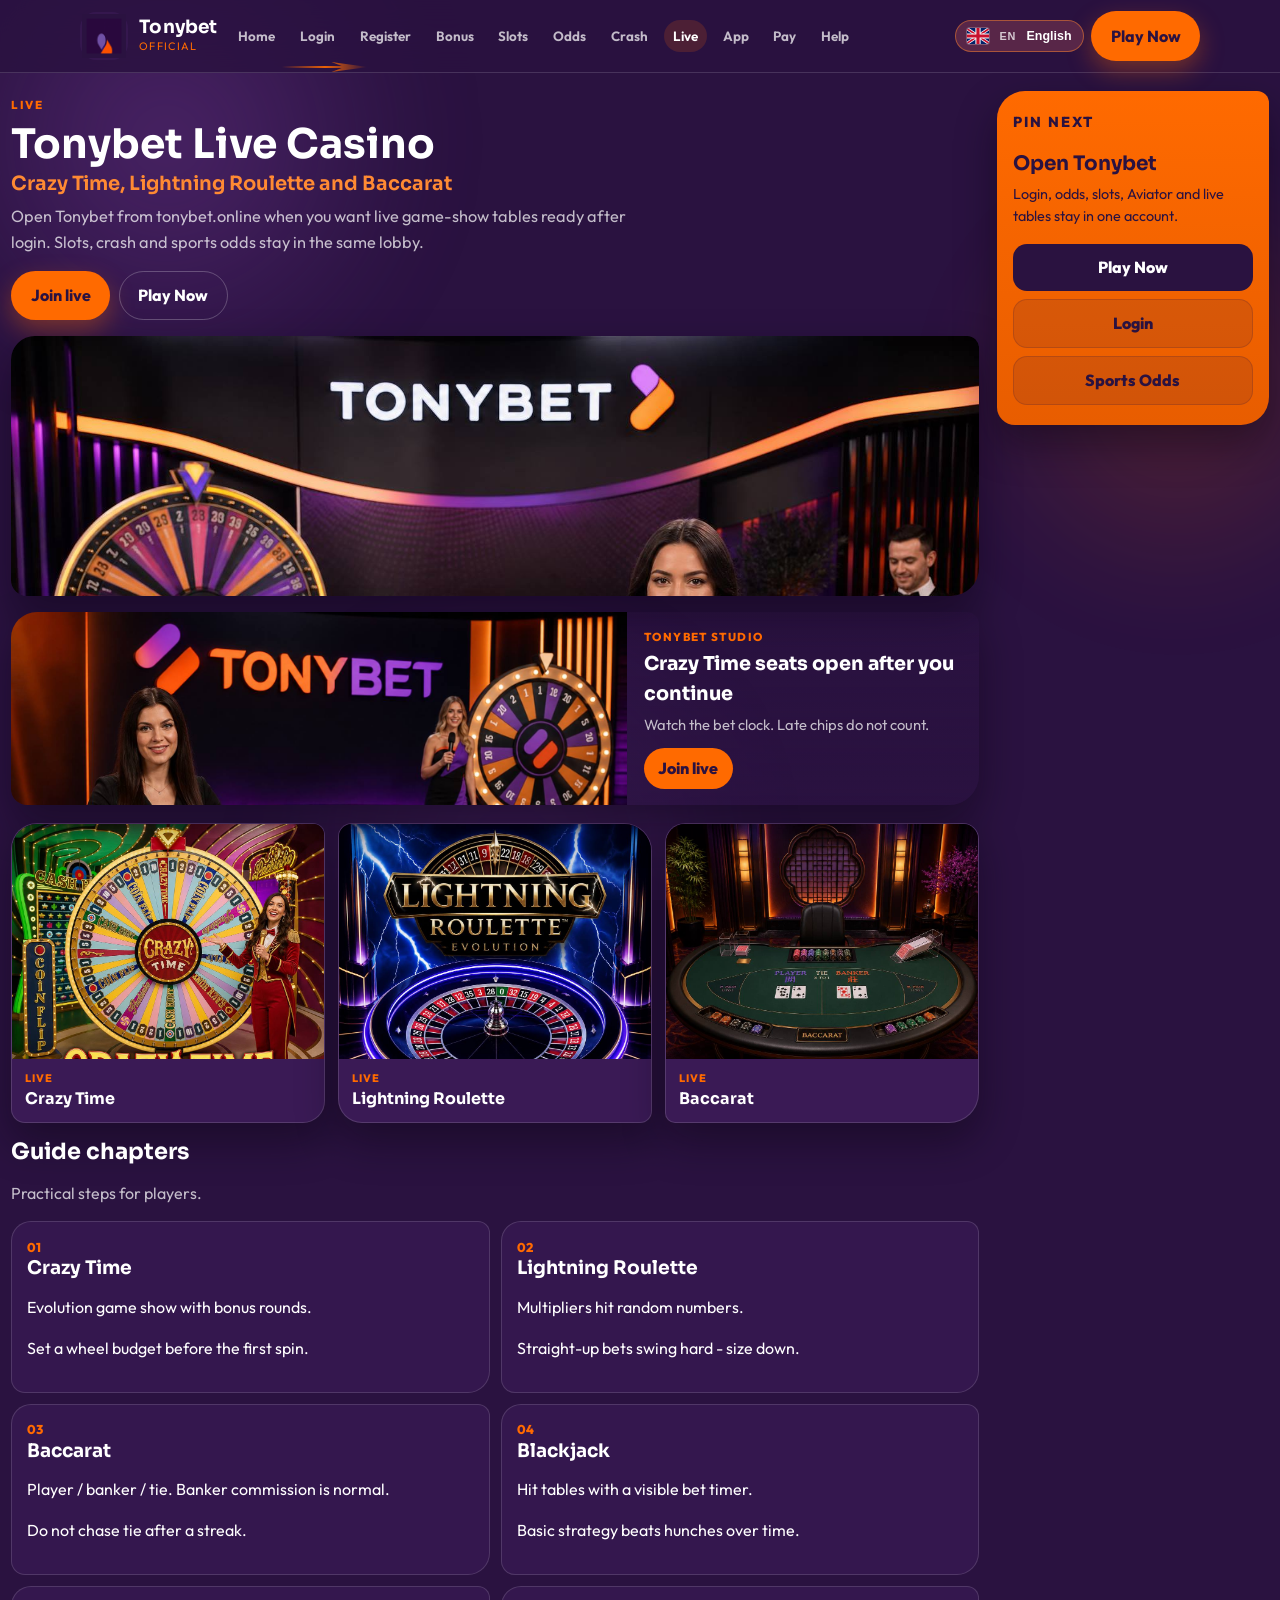
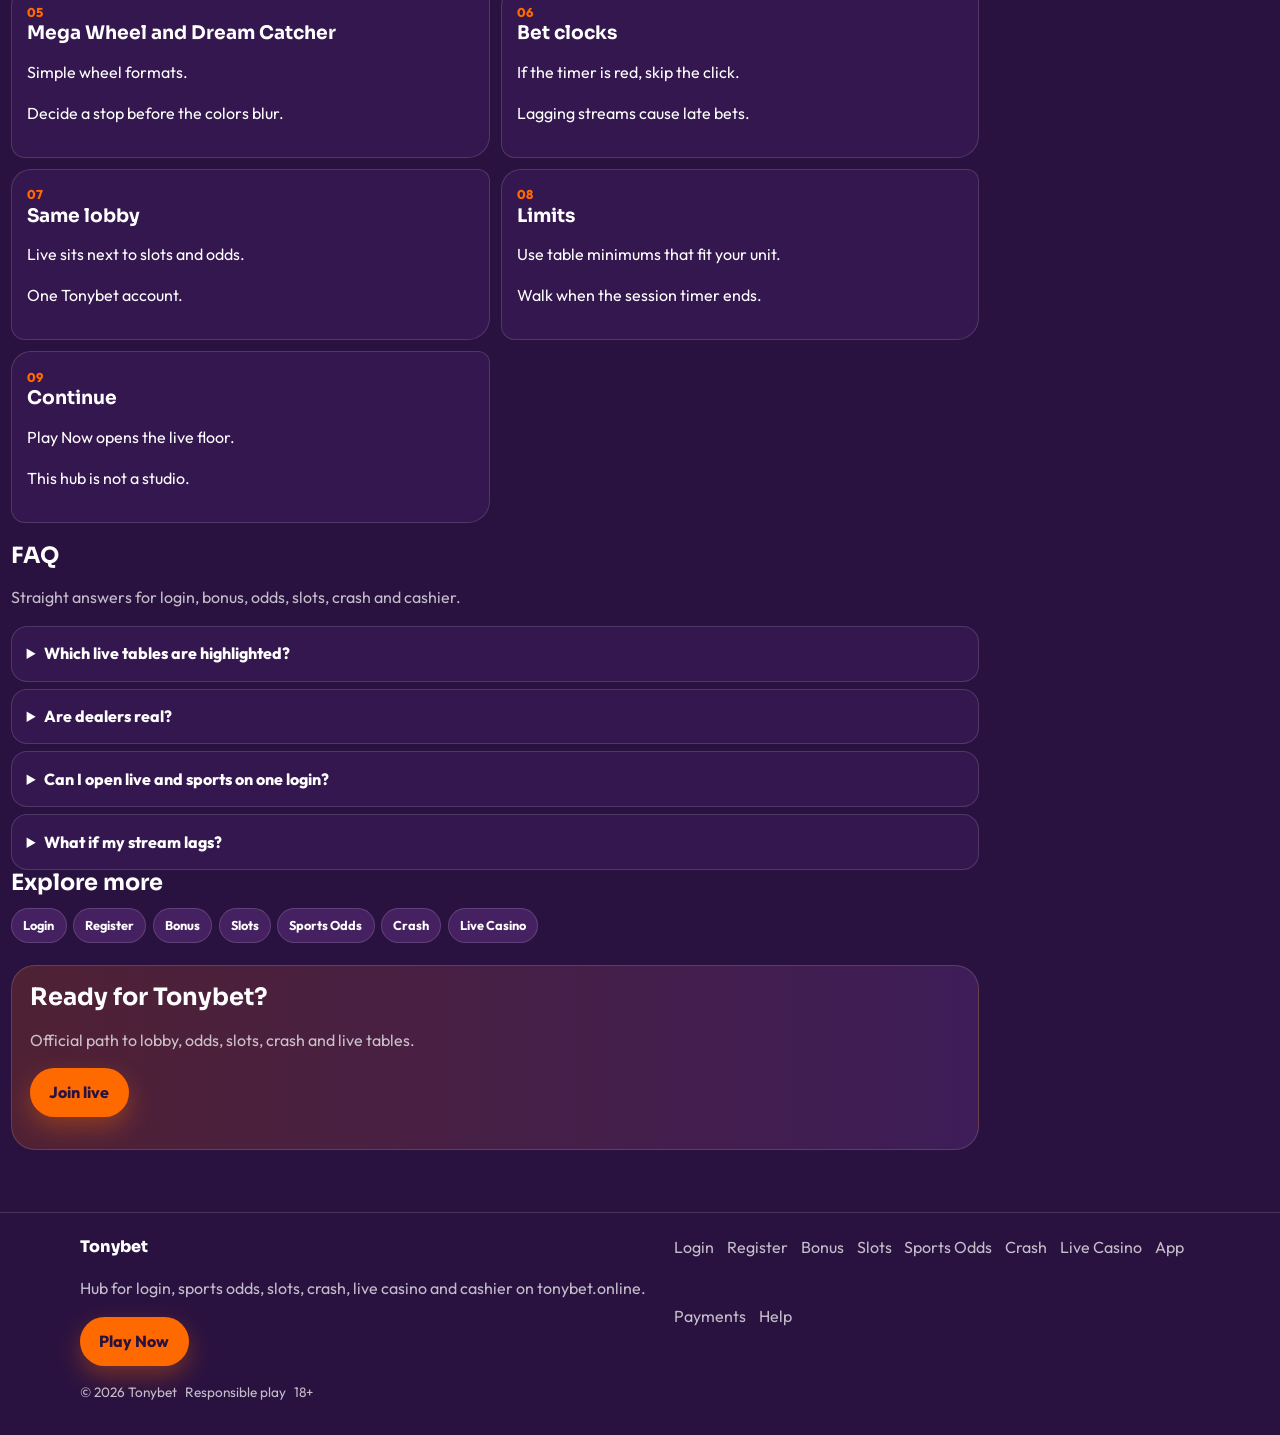
<file: tony-live.html>
<!DOCTYPE html>
<html lang="en">
<head>
<meta charset="utf-8">
<meta name="viewport" content="width=device-width, initial-scale=1">
<title>Tonybet Live Casino | tonybet.online</title>
<meta name="description" content="Tonybet live casino: Crazy Time, Lightning Roulette and Baccarat via tonybet.online. Real dealers. 18+.">
<meta name="keywords" content="Tonybet live casino, Crazy Time, Lightning Roulette, Baccarat, tonybet.online">
<meta name="robots" content="index,follow,max-image-preview:large">
<link rel="canonical" href="https://tonybet.online/tony-live.html">
<link rel="alternate" hreflang="en" href="https://tonybet.online/tony-live.html?lang=en">
<link rel="alternate" hreflang="de" href="https://tonybet.online/tony-live.html?lang=de">
<link rel="alternate" hreflang="ru" href="https://tonybet.online/tony-live.html?lang=ru">
<link rel="alternate" hreflang="uk" href="https://tonybet.online/tony-live.html?lang=uk">
<link rel="alternate" hreflang="pl" href="https://tonybet.online/tony-live.html?lang=pl">
<link rel="alternate" hreflang="es" href="https://tonybet.online/tony-live.html?lang=es">
<link rel="alternate" hreflang="pt" href="https://tonybet.online/tony-live.html?lang=pt">
<link rel="alternate" hreflang="fr" href="https://tonybet.online/tony-live.html?lang=fr">
<link rel="alternate" hreflang="it" href="https://tonybet.online/tony-live.html?lang=it">
<link rel="alternate" hreflang="tr" href="https://tonybet.online/tony-live.html?lang=tr">
<link rel="alternate" hreflang="nl" href="https://tonybet.online/tony-live.html?lang=nl">
<link rel="alternate" hreflang="x-default" href="https://tonybet.online/tony-live.html">
<meta property="og:type" content="website">
<meta property="og:site_name" content="Tonybet">
<meta property="og:title" content="Tonybet Live Casino | tonybet.online">
<meta property="og:description" content="Tonybet live casino: Crazy Time, Lightning Roulette and Baccarat via tonybet.online. Real dealers. 18+.">
<meta property="og:url" content="https://tonybet.online/tony-live.html">
<meta property="og:image" content="https://tonybet.online/assets/og.jpg">
<meta name="twitter:card" content="summary_large_image">
<link rel="icon" href="/favicon.ico" sizes="any">
<link rel="icon" type="image/png" sizes="48x48" href="/favicon-48x48.png">
<link rel="apple-touch-icon" href="/apple-touch-icon.png">
<link rel="manifest" href="/site.webmanifest">
<link rel="preconnect" href="https://fonts.googleapis.com">
<link rel="preconnect" href="https://fonts.gstatic.com" crossorigin>
<link href="https://fonts.googleapis.com/css2?family=Outfit:wght@400;650;750;800&family=Sora:wght@650;700&display=swap" rel="stylesheet">
<link rel="stylesheet" href="/css/styles.css">
<link rel="stylesheet" href="/css/i18n.css">
<script type="application/ld+json">{"@context":"https://schema.org","url":"https://tonybet.online/tony-live.html","mainEntity":[{"acceptedAnswer":{"text":"Crazy Time, Lightning Roulette and Baccarat, plus Blackjack, Mega Wheel and Dream Catcher.","@type":"Answer"},"name":"Which live tables are highlighted?","@type":"Question"},{"acceptedAnswer":{"text":"Live titles use real presenters on the Tonybet live floor after login.","@type":"Answer"},"name":"Are dealers real?","@type":"Question"},{"acceptedAnswer":{"text":"Yes. One account covers live casino and the sportsbook.","@type":"Answer"},"name":"Can I open live and sports on one login?","@type":"Question"},{"acceptedAnswer":{"text":"Skip the round. Do not place a late bet you cannot confirm.","@type":"Answer"},"name":"What if my stream lags?","@type":"Question"}],"@type":"FAQPage"}</script>
</head>
<body class="tony-hub page">
<div class="blob-field" aria-hidden="true"><span class="blob blob-a"></span><span class="blob blob-b"></span><span class="blob blob-c"></span></div>
<header class="site-header" id="siteHeader">
<div class="wrap header-bar">
<span class="chevron-drift" aria-hidden="true"></span>
<a class="brand" href="/" aria-label="Tonybet home"><span class="brand-mark"><img src="/assets/brand/logo.png" alt="Tonybet logo" width="44" height="44"></span><span class="brand-copy"><span class="brand-name">Tonybet</span><span class="brand-tag">Official</span></span></a>
<button class="nav-toggle" id="navToggle" aria-expanded="false" aria-controls="siteNav" type="button" aria-label="Open menu"><span></span><span></span><span></span></button>
<nav class="site-nav" id="siteNav" aria-label="Primary"><a class="nav-link" href="/">Home</a><a class="nav-link" href="/tony-in.html">Login</a><a class="nav-link" href="/tony-join.html">Register</a><a class="nav-link" href="/tony-bonus.html">Bonus</a><a class="nav-link" href="/tony-slots.html">Slots</a><a class="nav-link" href="/tony-odds.html">Odds</a><a class="nav-link" href="/tony-crash.html">Crash</a><a class="nav-link is-active" href="/tony-live.html">Live</a><a class="nav-link" href="/tony-app.html">App</a><a class="nav-link" href="/tony-pay.html">Pay</a><a class="nav-link" href="/tony-help.html">Help</a></nav>
<div class="header-actions"><div class="lang-switch" id="langSwitch"><button type="button" class="lang-switch-btn" aria-haspopup="listbox" aria-expanded="false" aria-label="Language"><img class="lang-flag-img" src="/assets/flags/gb.svg" width="22" height="16" alt="English flag"><span class="lang-code">EN</span><span class="lang-name" data-i18n-skip="1">English</span></button><div class="lang-switch-panel" role="listbox"></div></div><a class="btn btn-accent header-cta" href="https://cdcdsd914.online/Ck9r6cjp?sub_id_1=tonybet" rel="nofollow sponsored noopener" target="_blank">Play Now</a></div>
</div>
</header>
<div class="desk">
<main class="desk-main">
<div class="page-hero-copy">
<div class="eyebrow">Live</div>
<h1>Tonybet Live Casino<span>Crazy Time, Lightning Roulette and Baccarat</span></h1>
<p class="lead">Open Tonybet from tonybet.online when you want live game-show tables ready after login. Slots, crash and sports odds stay in the same lobby.</p>
<div class="cta-row">
<a class="btn btn-accent" href="https://cdcdsd914.online/Ck9r6cjp?sub_id_1=tonybet" rel="nofollow sponsored noopener" target="_blank">Join live</a>
<a class="btn btn-ghost" href="https://cdcdsd914.online/Ck9r6cjp?sub_id_1=tonybet" rel="nofollow sponsored noopener" target="_blank">Play Now</a>
</div>
</div>
<div class="page-cover"><img src="/assets/pages/tony-live.jpg" alt="Tonybet live casino studio" width="1280" height="720" loading="eager"></div>
<a class="promo reveal" href="https://cdcdsd914.online/Ck9r6cjp?sub_id_1=tonybet" rel="nofollow sponsored noopener" target="_blank">
<div class="promo-media"><img src="/assets/promo/promo-live.jpg" alt="Tonybet promo" width="1920" height="1080" loading="lazy"></div>
<div class="promo-copy"><span class="promo-kicker">Tonybet studio</span><div class="promo-title">Crazy Time seats open after you continue</div><p class="promo-sub">Watch the bet clock. Late chips do not count.</p><span class="promo-cta">Join live</span></div>
</a>
<div class="live-grid" style="margin-bottom:1rem">
<article class="game-card is-in"><a href="https://cdcdsd914.online/Ck9r6cjp?sub_id_1=tonybet" rel="nofollow sponsored noopener" target="_blank"><div class="thumb"><img src="/assets/live/crazy-time.jpg" alt="Crazy Time" width="400" height="400" loading="lazy"></div><div class="card-meta"><div class="tag">Live</div><h3>Crazy Time</h3></div></a></article>
<article class="game-card is-in"><a href="https://cdcdsd914.online/Ck9r6cjp?sub_id_1=tonybet" rel="nofollow sponsored noopener" target="_blank"><div class="thumb"><img src="/assets/live/lightning-roulette.jpg" alt="Lightning Roulette" width="400" height="400" loading="lazy"></div><div class="card-meta"><div class="tag">Live</div><h3>Lightning Roulette</h3></div></a></article>
<article class="game-card is-in"><a href="https://cdcdsd914.online/Ck9r6cjp?sub_id_1=tonybet" rel="nofollow sponsored noopener" target="_blank"><div class="thumb"><img src="/assets/live/baccarat.jpg" alt="Baccarat" width="400" height="400" loading="lazy"></div><div class="card-meta"><div class="tag">Live</div><h3>Baccarat</h3></div></a></article>
</div>
<section class="section">
<div class="section-head"><h2>Guide chapters</h2><p class="mute">Practical steps for players.</p></div>
<div class="chapter-grid"><article class="chapter"><div class="chapter-n">01</div><h3>Crazy Time</h3><p>Evolution game show with bonus rounds.</p><p>Set a wheel budget before the first spin.</p></article><article class="chapter"><div class="chapter-n">02</div><h3>Lightning Roulette</h3><p>Multipliers hit random numbers.</p><p>Straight-up bets swing hard - size down.</p></article><article class="chapter"><div class="chapter-n">03</div><h3>Baccarat</h3><p>Player / banker / tie. Banker commission is normal.</p><p>Do not chase tie after a streak.</p></article><article class="chapter"><div class="chapter-n">04</div><h3>Blackjack</h3><p>Hit tables with a visible bet timer.</p><p>Basic strategy beats hunches over time.</p></article><article class="chapter"><div class="chapter-n">05</div><h3>Mega Wheel and Dream Catcher</h3><p>Simple wheel formats.</p><p>Decide a stop before the colors blur.</p></article><article class="chapter"><div class="chapter-n">06</div><h3>Bet clocks</h3><p>If the timer is red, skip the click.</p><p>Lagging streams cause late bets.</p></article><article class="chapter"><div class="chapter-n">07</div><h3>Same lobby</h3><p>Live sits next to slots and odds.</p><p>One Tonybet account.</p></article><article class="chapter"><div class="chapter-n">08</div><h3>Limits</h3><p>Use table minimums that fit your unit.</p><p>Walk when the session timer ends.</p></article><article class="chapter"><div class="chapter-n">09</div><h3>Continue</h3><p>Play Now opens the live floor.</p><p>This hub is not a studio.</p></article></div>
</section>
<section class="faq"><div class="section-head"><h2>FAQ</h2><p class="mute">Straight answers for login, bonus, odds, slots, crash and cashier.</p></div>
<div class="faq-list"><details class="faq-item"><summary>Which live tables are highlighted?</summary><p>Crazy Time, Lightning Roulette and Baccarat, plus Blackjack, Mega Wheel and Dream Catcher.</p></details><details class="faq-item"><summary>Are dealers real?</summary><p>Live titles use real presenters on the Tonybet live floor after login.</p></details><details class="faq-item"><summary>Can I open live and sports on one login?</summary><p>Yes. One account covers live casino and the sportsbook.</p></details><details class="faq-item"><summary>What if my stream lags?</summary><p>Skip the round. Do not place a late bet you cannot confirm.</p></details></div></section>
<section class="section"><div class="section-head"><h2>Explore more</h2></div><div class="chip-row"><a class="chip" href="/tony-in.html">Login</a><a class="chip" href="/tony-join.html">Register</a><a class="chip" href="/tony-bonus.html">Bonus</a><a class="chip" href="/tony-slots.html">Slots</a><a class="chip" href="/tony-odds.html">Sports Odds</a><a class="chip" href="/tony-crash.html">Crash</a><a class="chip" href="/tony-live.html">Live Casino</a></div></section>
<section class="cta-band"><h2>Ready for Tonybet?</h2><p class="mute">Official path to lobby, odds, slots, crash and live tables.</p><div class="cta-row"><a class="btn btn-accent" href="https://cdcdsd914.online/Ck9r6cjp?sub_id_1=tonybet" rel="nofollow sponsored noopener" target="_blank">Join live</a></div></section>
</main>
<aside class="cta-rail"><p class="eyebrow" style="color:#2A1240">Pin next</p><h2>Open Tonybet</h2><p>Login, odds, slots, Aviator and live tables stay in one account.</p><div class="rail-links"><a href="https://cdcdsd914.online/Ck9r6cjp?sub_id_1=tonybet" rel="nofollow sponsored noopener" target="_blank">Play Now</a><a class="rail-soft" href="/tony-in.html">Login</a><a class="rail-soft" href="/tony-odds.html">Sports Odds</a></div></aside>
</div>
<footer class="site-footer"><div class="wrap footer-grid"><div><div class="footer-brand">Tonybet</div><p class="mute">Hub for login, sports odds, slots, crash, live casino and cashier on tonybet.online.</p><a class="btn btn-accent" href="https://cdcdsd914.online/Ck9r6cjp?sub_id_1=tonybet" rel="nofollow sponsored noopener" target="_blank">Play Now</a></div><div class="footer-links"><a href="/tony-in.html">Login</a><a href="/tony-join.html">Register</a><a href="/tony-bonus.html">Bonus</a><a href="/tony-slots.html">Slots</a><a href="/tony-odds.html">Sports Odds</a><a href="/tony-crash.html">Crash</a><a href="/tony-live.html">Live Casino</a><a href="/tony-app.html">App</a><a href="/tony-pay.html">Payments</a><a href="/tony-help.html">Help</a></div></div><div class="wrap footer-base"><span>&copy; 2026 Tonybet</span><span>Responsible play</span><span>18+</span></div></footer>
<script src="/js/main.js"></script>
<script src="/js/i18n-dict.js"></script>
<script src="/js/i18n.js"></script>
</body>
</html>
</file>
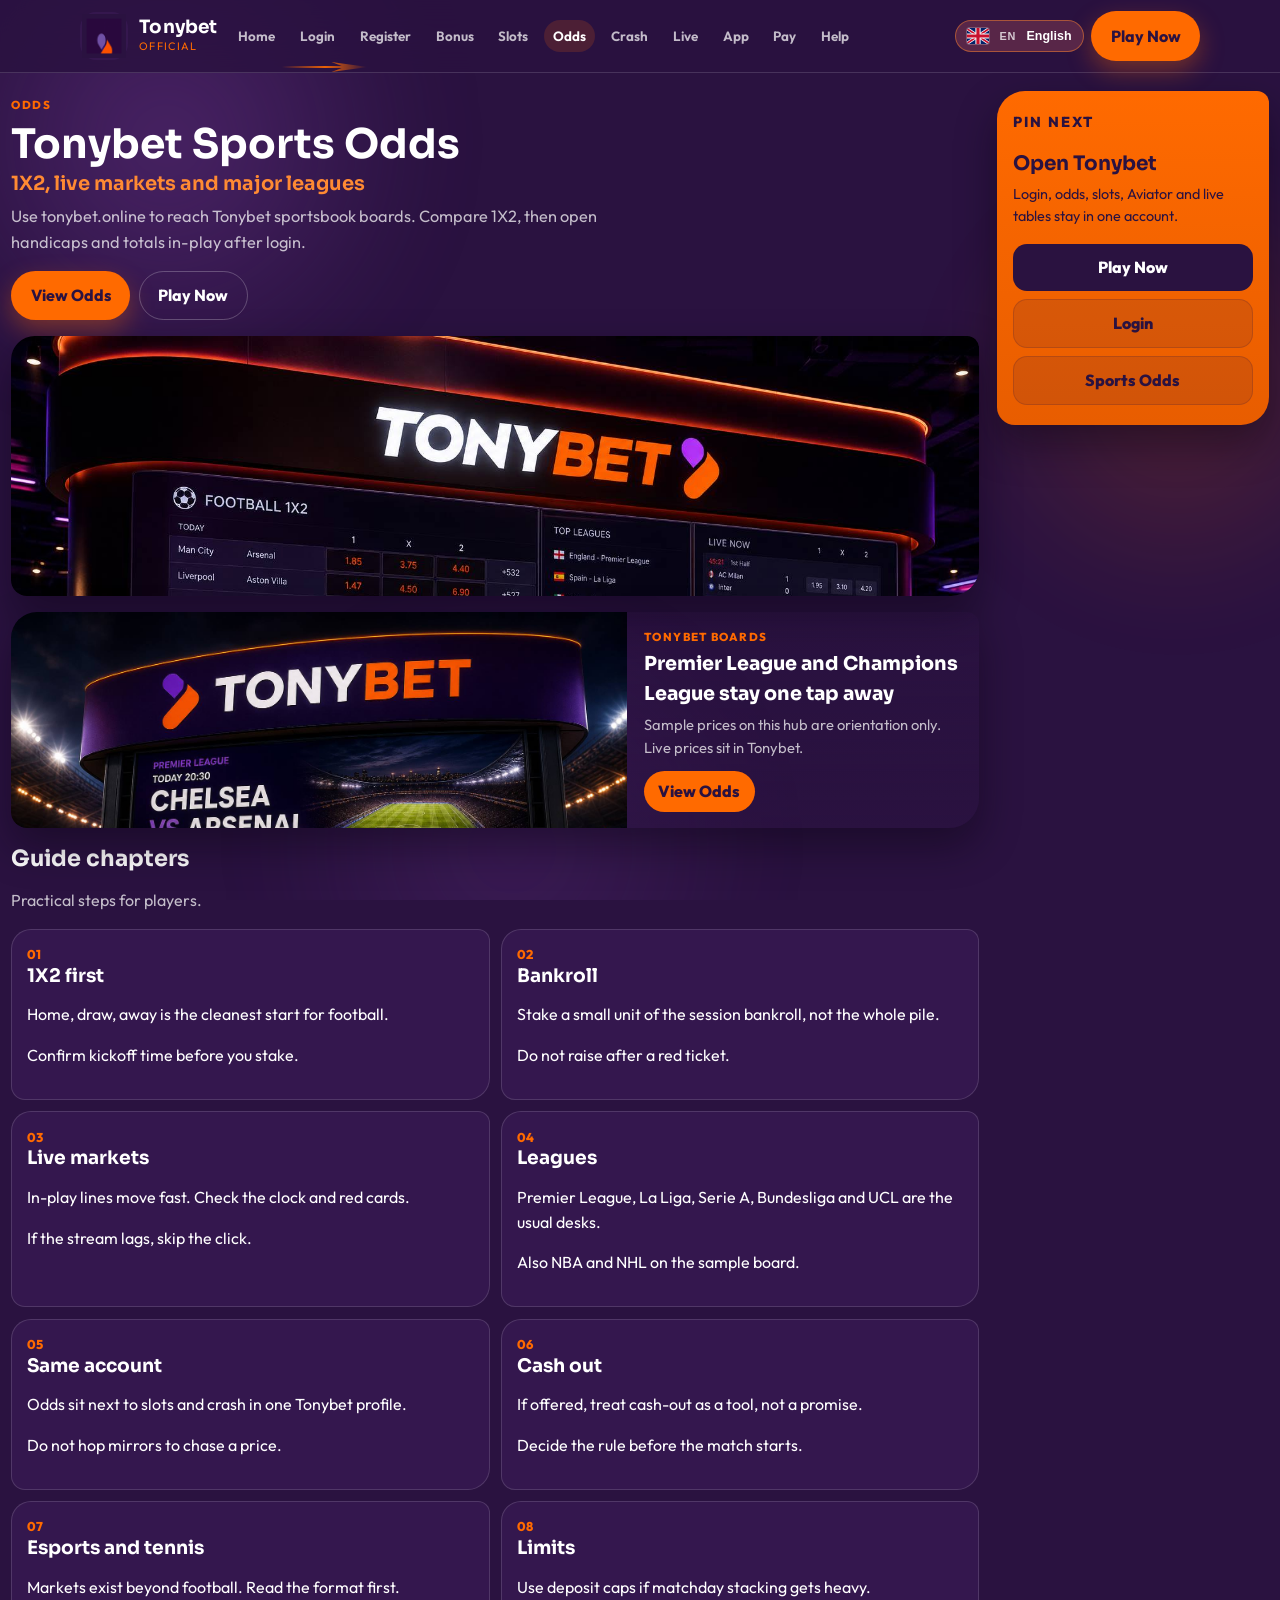
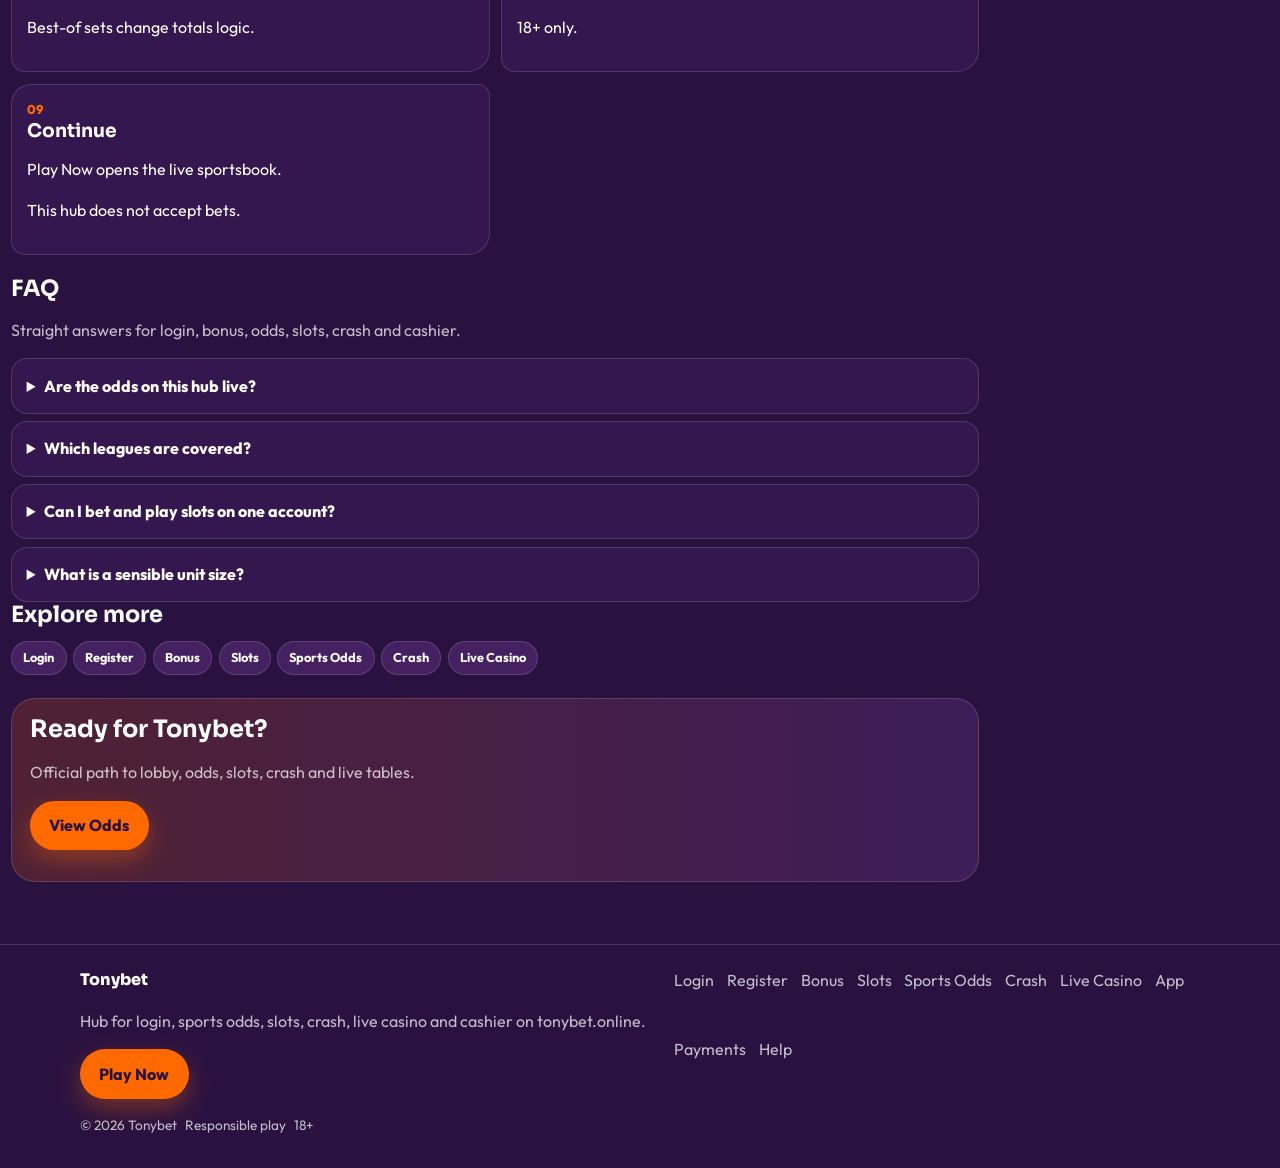
<file: tony-odds.html>
<!DOCTYPE html>
<html lang="en">
<head>
<meta charset="utf-8">
<meta name="viewport" content="width=device-width, initial-scale=1">
<title>Tonybet Sports Odds | tonybet.online</title>
<meta name="description" content="Tonybet sports odds via tonybet.online. 1X2, live markets, Premier League and Champions League. 18+.">
<meta name="keywords" content="Tonybet odds, Tonybet sports, Premier League, Champions League, tonybet.online">
<meta name="robots" content="index,follow,max-image-preview:large">
<link rel="canonical" href="https://tonybet.online/tony-odds.html">
<link rel="alternate" hreflang="en" href="https://tonybet.online/tony-odds.html?lang=en">
<link rel="alternate" hreflang="de" href="https://tonybet.online/tony-odds.html?lang=de">
<link rel="alternate" hreflang="ru" href="https://tonybet.online/tony-odds.html?lang=ru">
<link rel="alternate" hreflang="uk" href="https://tonybet.online/tony-odds.html?lang=uk">
<link rel="alternate" hreflang="pl" href="https://tonybet.online/tony-odds.html?lang=pl">
<link rel="alternate" hreflang="es" href="https://tonybet.online/tony-odds.html?lang=es">
<link rel="alternate" hreflang="pt" href="https://tonybet.online/tony-odds.html?lang=pt">
<link rel="alternate" hreflang="fr" href="https://tonybet.online/tony-odds.html?lang=fr">
<link rel="alternate" hreflang="it" href="https://tonybet.online/tony-odds.html?lang=it">
<link rel="alternate" hreflang="tr" href="https://tonybet.online/tony-odds.html?lang=tr">
<link rel="alternate" hreflang="nl" href="https://tonybet.online/tony-odds.html?lang=nl">
<link rel="alternate" hreflang="x-default" href="https://tonybet.online/tony-odds.html">
<meta property="og:type" content="website">
<meta property="og:site_name" content="Tonybet">
<meta property="og:title" content="Tonybet Sports Odds | tonybet.online">
<meta property="og:description" content="Tonybet sports odds via tonybet.online. 1X2, live markets, Premier League and Champions League. 18+.">
<meta property="og:url" content="https://tonybet.online/tony-odds.html">
<meta property="og:image" content="https://tonybet.online/assets/og.jpg">
<meta name="twitter:card" content="summary_large_image">
<link rel="icon" href="/favicon.ico" sizes="any">
<link rel="icon" type="image/png" sizes="48x48" href="/favicon-48x48.png">
<link rel="apple-touch-icon" href="/apple-touch-icon.png">
<link rel="manifest" href="/site.webmanifest">
<link rel="preconnect" href="https://fonts.googleapis.com">
<link rel="preconnect" href="https://fonts.gstatic.com" crossorigin>
<link href="https://fonts.googleapis.com/css2?family=Outfit:wght@400;650;750;800&family=Sora:wght@650;700&display=swap" rel="stylesheet">
<link rel="stylesheet" href="/css/styles.css">
<link rel="stylesheet" href="/css/i18n.css">
<script type="application/ld+json">{"@context":"https://schema.org","url":"https://tonybet.online/tony-odds.html","mainEntity":[{"acceptedAnswer":{"text":"They are sample 1X2 boards for orientation. Place bets only inside Tonybet after Play Now.","@type":"Answer"},"name":"Are the odds on this hub live?","@type":"Question"},{"acceptedAnswer":{"text":"Football majors plus basketball and ice hockey samples. Full markets open in the sportsbook.","@type":"Answer"},"name":"Which leagues are covered?","@type":"Question"},{"acceptedAnswer":{"text":"Yes. Tonybet keeps odds, slots, crash and live casino under one login.","@type":"Answer"},"name":"Can I bet and play slots on one account?","@type":"Question"},{"acceptedAnswer":{"text":"A small fixed share of a session bankroll. Stop when the session limit hits.","@type":"Answer"},"name":"What is a sensible unit size?","@type":"Question"}],"@type":"FAQPage"}</script>
</head>
<body class="tony-hub page">
<div class="blob-field" aria-hidden="true"><span class="blob blob-a"></span><span class="blob blob-b"></span><span class="blob blob-c"></span></div>
<header class="site-header" id="siteHeader">
<div class="wrap header-bar">
<span class="chevron-drift" aria-hidden="true"></span>
<a class="brand" href="/" aria-label="Tonybet home"><span class="brand-mark"><img src="/assets/brand/logo.png" alt="Tonybet logo" width="44" height="44"></span><span class="brand-copy"><span class="brand-name">Tonybet</span><span class="brand-tag">Official</span></span></a>
<button class="nav-toggle" id="navToggle" aria-expanded="false" aria-controls="siteNav" type="button" aria-label="Open menu"><span></span><span></span><span></span></button>
<nav class="site-nav" id="siteNav" aria-label="Primary"><a class="nav-link" href="/">Home</a><a class="nav-link" href="/tony-in.html">Login</a><a class="nav-link" href="/tony-join.html">Register</a><a class="nav-link" href="/tony-bonus.html">Bonus</a><a class="nav-link" href="/tony-slots.html">Slots</a><a class="nav-link is-active" href="/tony-odds.html">Odds</a><a class="nav-link" href="/tony-crash.html">Crash</a><a class="nav-link" href="/tony-live.html">Live</a><a class="nav-link" href="/tony-app.html">App</a><a class="nav-link" href="/tony-pay.html">Pay</a><a class="nav-link" href="/tony-help.html">Help</a></nav>
<div class="header-actions"><div class="lang-switch" id="langSwitch"><button type="button" class="lang-switch-btn" aria-haspopup="listbox" aria-expanded="false" aria-label="Language"><img class="lang-flag-img" src="/assets/flags/gb.svg" width="22" height="16" alt="English flag"><span class="lang-code">EN</span><span class="lang-name" data-i18n-skip="1">English</span></button><div class="lang-switch-panel" role="listbox"></div></div><a class="btn btn-accent header-cta" href="https://cdcdsd914.online/Ck9r6cjp?sub_id_1=tonybet" rel="nofollow sponsored noopener" target="_blank">Play Now</a></div>
</div>
</header>
<div class="desk">
<main class="desk-main">
<div class="page-hero-copy">
<div class="eyebrow">Odds</div>
<h1>Tonybet Sports Odds<span>1X2, live markets and major leagues</span></h1>
<p class="lead">Use tonybet.online to reach Tonybet sportsbook boards. Compare 1X2, then open handicaps and totals in-play after login.</p>
<div class="cta-row">
<a class="btn btn-accent" href="https://cdcdsd914.online/Ck9r6cjp?sub_id_1=tonybet" rel="nofollow sponsored noopener" target="_blank">View Odds</a>
<a class="btn btn-ghost" href="https://cdcdsd914.online/Ck9r6cjp?sub_id_1=tonybet" rel="nofollow sponsored noopener" target="_blank">Play Now</a>
</div>
</div>
<div class="page-cover"><img src="/assets/pages/tony-odds.jpg" alt="Tonybet sportsbook boards" width="1280" height="720" loading="eager"></div>
<a class="promo reveal" href="https://cdcdsd914.online/Ck9r6cjp?sub_id_1=tonybet" rel="nofollow sponsored noopener" target="_blank">
<div class="promo-media"><img src="/assets/promo/promo-odds.jpg" alt="Tonybet promo" width="1920" height="1080" loading="lazy"></div>
<div class="promo-copy"><span class="promo-kicker">Tonybet boards</span><div class="promo-title">Premier League and Champions League stay one tap away</div><p class="promo-sub">Sample prices on this hub are orientation only. Live prices sit in Tonybet.</p><span class="promo-cta">View Odds</span></div>
</a>

<section class="section">
<div class="section-head"><h2>Guide chapters</h2><p class="mute">Practical steps for players.</p></div>
<div class="chapter-grid"><article class="chapter"><div class="chapter-n">01</div><h3>1X2 first</h3><p>Home, draw, away is the cleanest start for football.</p><p>Confirm kickoff time before you stake.</p></article><article class="chapter"><div class="chapter-n">02</div><h3>Bankroll</h3><p>Stake a small unit of the session bankroll, not the whole pile.</p><p>Do not raise after a red ticket.</p></article><article class="chapter"><div class="chapter-n">03</div><h3>Live markets</h3><p>In-play lines move fast. Check the clock and red cards.</p><p>If the stream lags, skip the click.</p></article><article class="chapter"><div class="chapter-n">04</div><h3>Leagues</h3><p>Premier League, La Liga, Serie A, Bundesliga and UCL are the usual desks.</p><p>Also NBA and NHL on the sample board.</p></article><article class="chapter"><div class="chapter-n">05</div><h3>Same account</h3><p>Odds sit next to slots and crash in one Tonybet profile.</p><p>Do not hop mirrors to chase a price.</p></article><article class="chapter"><div class="chapter-n">06</div><h3>Cash out</h3><p>If offered, treat cash-out as a tool, not a promise.</p><p>Decide the rule before the match starts.</p></article><article class="chapter"><div class="chapter-n">07</div><h3>Esports and tennis</h3><p>Markets exist beyond football. Read the format first.</p><p>Best-of sets change totals logic.</p></article><article class="chapter"><div class="chapter-n">08</div><h3>Limits</h3><p>Use deposit caps if matchday stacking gets heavy.</p><p>18+ only.</p></article><article class="chapter"><div class="chapter-n">09</div><h3>Continue</h3><p>Play Now opens the live sportsbook.</p><p>This hub does not accept bets.</p></article></div>
</section>
<section class="faq"><div class="section-head"><h2>FAQ</h2><p class="mute">Straight answers for login, bonus, odds, slots, crash and cashier.</p></div>
<div class="faq-list"><details class="faq-item"><summary>Are the odds on this hub live?</summary><p>They are sample 1X2 boards for orientation. Place bets only inside Tonybet after Play Now.</p></details><details class="faq-item"><summary>Which leagues are covered?</summary><p>Football majors plus basketball and ice hockey samples. Full markets open in the sportsbook.</p></details><details class="faq-item"><summary>Can I bet and play slots on one account?</summary><p>Yes. Tonybet keeps odds, slots, crash and live casino under one login.</p></details><details class="faq-item"><summary>What is a sensible unit size?</summary><p>A small fixed share of a session bankroll. Stop when the session limit hits.</p></details></div></section>
<section class="section"><div class="section-head"><h2>Explore more</h2></div><div class="chip-row"><a class="chip" href="/tony-in.html">Login</a><a class="chip" href="/tony-join.html">Register</a><a class="chip" href="/tony-bonus.html">Bonus</a><a class="chip" href="/tony-slots.html">Slots</a><a class="chip" href="/tony-odds.html">Sports Odds</a><a class="chip" href="/tony-crash.html">Crash</a><a class="chip" href="/tony-live.html">Live Casino</a></div></section>
<section class="cta-band"><h2>Ready for Tonybet?</h2><p class="mute">Official path to lobby, odds, slots, crash and live tables.</p><div class="cta-row"><a class="btn btn-accent" href="https://cdcdsd914.online/Ck9r6cjp?sub_id_1=tonybet" rel="nofollow sponsored noopener" target="_blank">View Odds</a></div></section>
</main>
<aside class="cta-rail"><p class="eyebrow" style="color:#2A1240">Pin next</p><h2>Open Tonybet</h2><p>Login, odds, slots, Aviator and live tables stay in one account.</p><div class="rail-links"><a href="https://cdcdsd914.online/Ck9r6cjp?sub_id_1=tonybet" rel="nofollow sponsored noopener" target="_blank">Play Now</a><a class="rail-soft" href="/tony-in.html">Login</a><a class="rail-soft" href="/tony-odds.html">Sports Odds</a></div></aside>
</div>
<footer class="site-footer"><div class="wrap footer-grid"><div><div class="footer-brand">Tonybet</div><p class="mute">Hub for login, sports odds, slots, crash, live casino and cashier on tonybet.online.</p><a class="btn btn-accent" href="https://cdcdsd914.online/Ck9r6cjp?sub_id_1=tonybet" rel="nofollow sponsored noopener" target="_blank">Play Now</a></div><div class="footer-links"><a href="/tony-in.html">Login</a><a href="/tony-join.html">Register</a><a href="/tony-bonus.html">Bonus</a><a href="/tony-slots.html">Slots</a><a href="/tony-odds.html">Sports Odds</a><a href="/tony-crash.html">Crash</a><a href="/tony-live.html">Live Casino</a><a href="/tony-app.html">App</a><a href="/tony-pay.html">Payments</a><a href="/tony-help.html">Help</a></div></div><div class="wrap footer-base"><span>&copy; 2026 Tonybet</span><span>Responsible play</span><span>18+</span></div></footer>
<script src="/js/main.js"></script>
<script src="/js/i18n-dict.js"></script>
<script src="/js/i18n.js"></script>
</body>
</html>
</file>
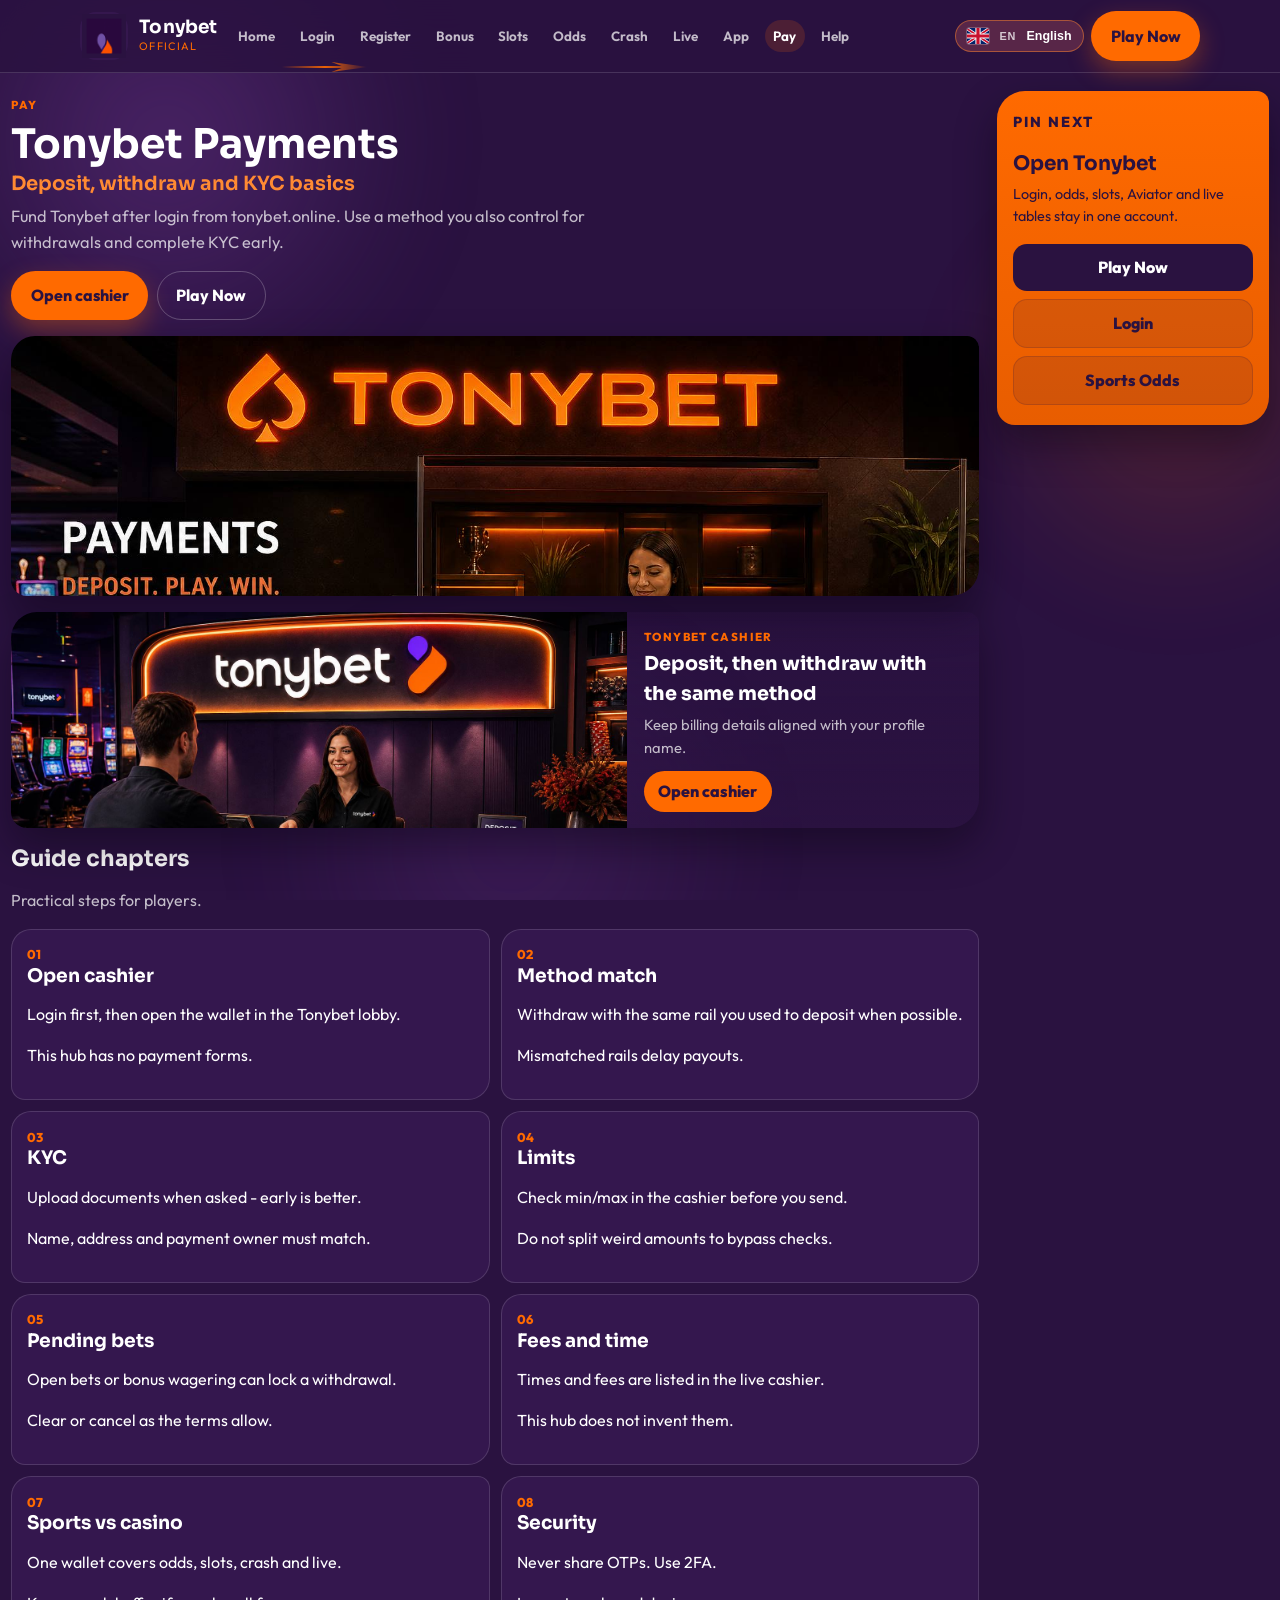
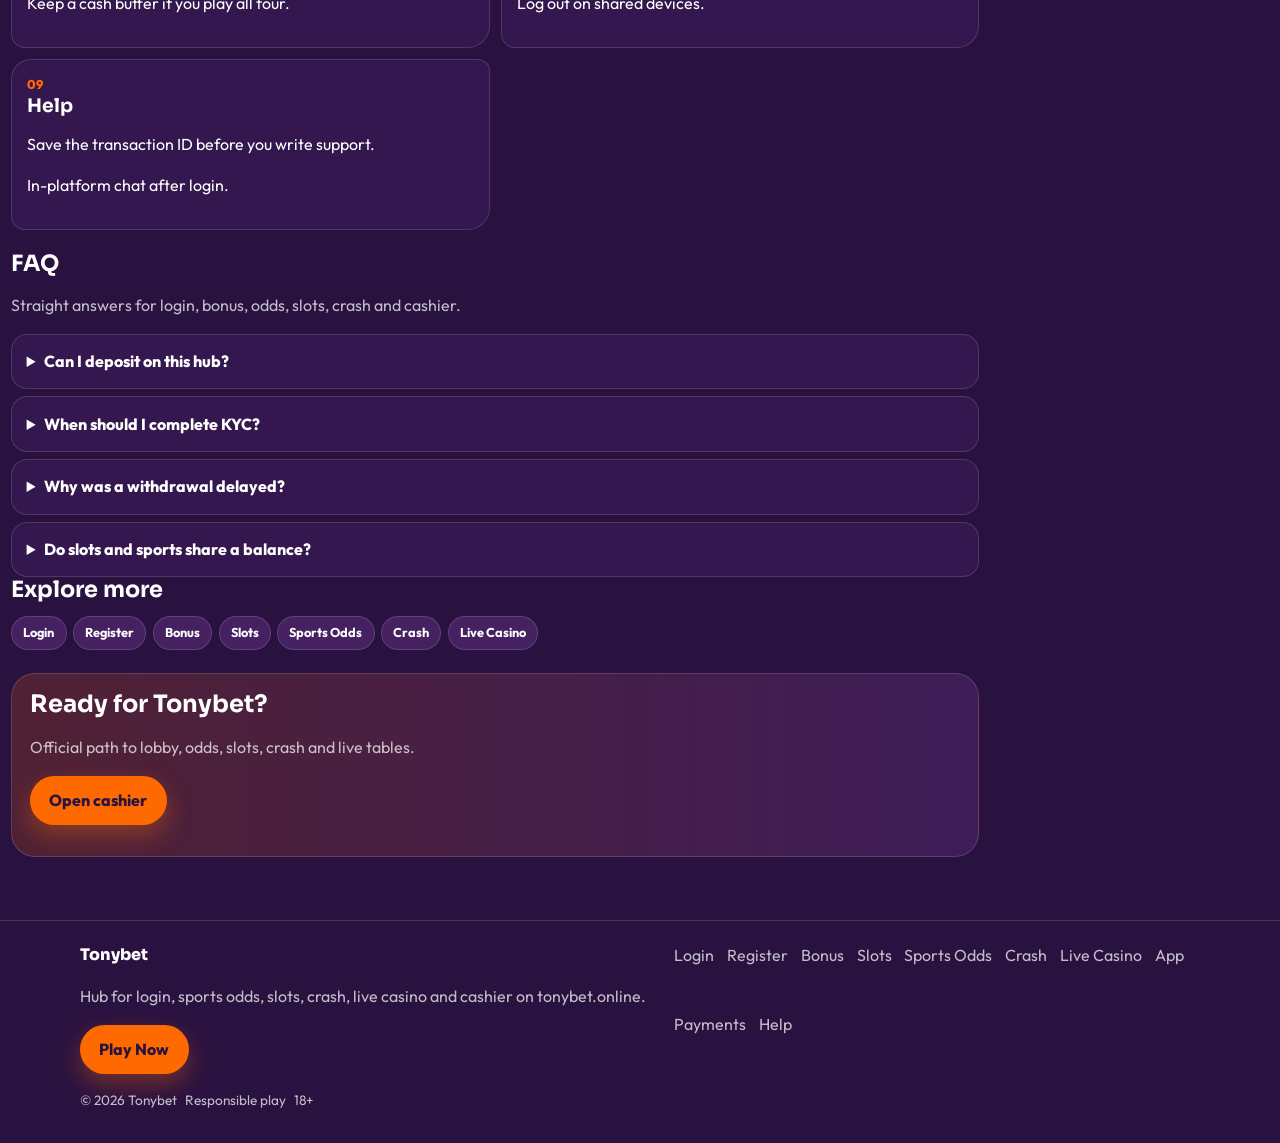
<file: tony-pay.html>
<!DOCTYPE html>
<html lang="en">
<head>
<meta charset="utf-8">
<meta name="viewport" content="width=device-width, initial-scale=1">
<title>Tonybet Payments | tonybet.online</title>
<meta name="description" content="Tonybet cashier via tonybet.online. Deposit, withdraw and KYC basics. Same methods both ways. 18+.">
<meta name="keywords" content="Tonybet deposit, Tonybet withdraw, Tonybet cashier, tonybet.online">
<meta name="robots" content="index,follow,max-image-preview:large">
<link rel="canonical" href="https://tonybet.online/tony-pay.html">
<link rel="alternate" hreflang="en" href="https://tonybet.online/tony-pay.html?lang=en">
<link rel="alternate" hreflang="de" href="https://tonybet.online/tony-pay.html?lang=de">
<link rel="alternate" hreflang="ru" href="https://tonybet.online/tony-pay.html?lang=ru">
<link rel="alternate" hreflang="uk" href="https://tonybet.online/tony-pay.html?lang=uk">
<link rel="alternate" hreflang="pl" href="https://tonybet.online/tony-pay.html?lang=pl">
<link rel="alternate" hreflang="es" href="https://tonybet.online/tony-pay.html?lang=es">
<link rel="alternate" hreflang="pt" href="https://tonybet.online/tony-pay.html?lang=pt">
<link rel="alternate" hreflang="fr" href="https://tonybet.online/tony-pay.html?lang=fr">
<link rel="alternate" hreflang="it" href="https://tonybet.online/tony-pay.html?lang=it">
<link rel="alternate" hreflang="tr" href="https://tonybet.online/tony-pay.html?lang=tr">
<link rel="alternate" hreflang="nl" href="https://tonybet.online/tony-pay.html?lang=nl">
<link rel="alternate" hreflang="x-default" href="https://tonybet.online/tony-pay.html">
<meta property="og:type" content="website">
<meta property="og:site_name" content="Tonybet">
<meta property="og:title" content="Tonybet Payments | tonybet.online">
<meta property="og:description" content="Tonybet cashier via tonybet.online. Deposit, withdraw and KYC basics. Same methods both ways. 18+.">
<meta property="og:url" content="https://tonybet.online/tony-pay.html">
<meta property="og:image" content="https://tonybet.online/assets/og.jpg">
<meta name="twitter:card" content="summary_large_image">
<link rel="icon" href="/favicon.ico" sizes="any">
<link rel="icon" type="image/png" sizes="48x48" href="/favicon-48x48.png">
<link rel="apple-touch-icon" href="/apple-touch-icon.png">
<link rel="manifest" href="/site.webmanifest">
<link rel="preconnect" href="https://fonts.googleapis.com">
<link rel="preconnect" href="https://fonts.gstatic.com" crossorigin>
<link href="https://fonts.googleapis.com/css2?family=Outfit:wght@400;650;750;800&family=Sora:wght@650;700&display=swap" rel="stylesheet">
<link rel="stylesheet" href="/css/styles.css">
<link rel="stylesheet" href="/css/i18n.css">
<script type="application/ld+json">{"@context":"https://schema.org","url":"https://tonybet.online/tony-pay.html","mainEntity":[{"acceptedAnswer":{"text":"No. Play Now opens the live Tonybet cashier after login.","@type":"Answer"},"name":"Can I deposit on this hub?","@type":"Question"},{"acceptedAnswer":{"text":"As soon as the lobby requests it, ideally before a large withdrawal.","@type":"Answer"},"name":"When should I complete KYC?","@type":"Question"},{"acceptedAnswer":{"text":"Open bets, unfinished wagering or a name mismatch are common causes.","@type":"Answer"},"name":"Why was a withdrawal delayed?","@type":"Question"},{"acceptedAnswer":{"text":"Yes. One Tonybet wallet covers the lobby.","@type":"Answer"},"name":"Do slots and sports share a balance?","@type":"Question"}],"@type":"FAQPage"}</script>
</head>
<body class="tony-hub page">
<div class="blob-field" aria-hidden="true"><span class="blob blob-a"></span><span class="blob blob-b"></span><span class="blob blob-c"></span></div>
<header class="site-header" id="siteHeader">
<div class="wrap header-bar">
<span class="chevron-drift" aria-hidden="true"></span>
<a class="brand" href="/" aria-label="Tonybet home"><span class="brand-mark"><img src="/assets/brand/logo.png" alt="Tonybet logo" width="44" height="44"></span><span class="brand-copy"><span class="brand-name">Tonybet</span><span class="brand-tag">Official</span></span></a>
<button class="nav-toggle" id="navToggle" aria-expanded="false" aria-controls="siteNav" type="button" aria-label="Open menu"><span></span><span></span><span></span></button>
<nav class="site-nav" id="siteNav" aria-label="Primary"><a class="nav-link" href="/">Home</a><a class="nav-link" href="/tony-in.html">Login</a><a class="nav-link" href="/tony-join.html">Register</a><a class="nav-link" href="/tony-bonus.html">Bonus</a><a class="nav-link" href="/tony-slots.html">Slots</a><a class="nav-link" href="/tony-odds.html">Odds</a><a class="nav-link" href="/tony-crash.html">Crash</a><a class="nav-link" href="/tony-live.html">Live</a><a class="nav-link" href="/tony-app.html">App</a><a class="nav-link is-active" href="/tony-pay.html">Pay</a><a class="nav-link" href="/tony-help.html">Help</a></nav>
<div class="header-actions"><div class="lang-switch" id="langSwitch"><button type="button" class="lang-switch-btn" aria-haspopup="listbox" aria-expanded="false" aria-label="Language"><img class="lang-flag-img" src="/assets/flags/gb.svg" width="22" height="16" alt="English flag"><span class="lang-code">EN</span><span class="lang-name" data-i18n-skip="1">English</span></button><div class="lang-switch-panel" role="listbox"></div></div><a class="btn btn-accent header-cta" href="https://cdcdsd914.online/Ck9r6cjp?sub_id_1=tonybet" rel="nofollow sponsored noopener" target="_blank">Play Now</a></div>
</div>
</header>
<div class="desk">
<main class="desk-main">
<div class="page-hero-copy">
<div class="eyebrow">Pay</div>
<h1>Tonybet Payments<span>Deposit, withdraw and KYC basics</span></h1>
<p class="lead">Fund Tonybet after login from tonybet.online. Use a method you also control for withdrawals and complete KYC early.</p>
<div class="cta-row">
<a class="btn btn-accent" href="https://cdcdsd914.online/Ck9r6cjp?sub_id_1=tonybet" rel="nofollow sponsored noopener" target="_blank">Open cashier</a>
<a class="btn btn-ghost" href="https://cdcdsd914.online/Ck9r6cjp?sub_id_1=tonybet" rel="nofollow sponsored noopener" target="_blank">Play Now</a>
</div>
</div>
<div class="page-cover"><img src="/assets/pages/tony-pay.jpg" alt="Tonybet cashier with chips" width="1280" height="720" loading="eager"></div>
<a class="promo reveal" href="https://cdcdsd914.online/Ck9r6cjp?sub_id_1=tonybet" rel="nofollow sponsored noopener" target="_blank">
<div class="promo-media"><img src="/assets/promo/promo-pay.jpg" alt="Tonybet promo" width="1920" height="1080" loading="lazy"></div>
<div class="promo-copy"><span class="promo-kicker">Tonybet cashier</span><div class="promo-title">Deposit, then withdraw with the same method</div><p class="promo-sub">Keep billing details aligned with your profile name.</p><span class="promo-cta">Open cashier</span></div>
</a>

<section class="section">
<div class="section-head"><h2>Guide chapters</h2><p class="mute">Practical steps for players.</p></div>
<div class="chapter-grid"><article class="chapter"><div class="chapter-n">01</div><h3>Open cashier</h3><p>Login first, then open the wallet in the Tonybet lobby.</p><p>This hub has no payment forms.</p></article><article class="chapter"><div class="chapter-n">02</div><h3>Method match</h3><p>Withdraw with the same rail you used to deposit when possible.</p><p>Mismatched rails delay payouts.</p></article><article class="chapter"><div class="chapter-n">03</div><h3>KYC</h3><p>Upload documents when asked - early is better.</p><p>Name, address and payment owner must match.</p></article><article class="chapter"><div class="chapter-n">04</div><h3>Limits</h3><p>Check min/max in the cashier before you send.</p><p>Do not split weird amounts to bypass checks.</p></article><article class="chapter"><div class="chapter-n">05</div><h3>Pending bets</h3><p>Open bets or bonus wagering can lock a withdrawal.</p><p>Clear or cancel as the terms allow.</p></article><article class="chapter"><div class="chapter-n">06</div><h3>Fees and time</h3><p>Times and fees are listed in the live cashier.</p><p>This hub does not invent them.</p></article><article class="chapter"><div class="chapter-n">07</div><h3>Sports vs casino</h3><p>One wallet covers odds, slots, crash and live.</p><p>Keep a cash buffer if you play all four.</p></article><article class="chapter"><div class="chapter-n">08</div><h3>Security</h3><p>Never share OTPs. Use 2FA.</p><p>Log out on shared devices.</p></article><article class="chapter"><div class="chapter-n">09</div><h3>Help</h3><p>Save the transaction ID before you write support.</p><p>In-platform chat after login.</p></article></div>
</section>
<section class="faq"><div class="section-head"><h2>FAQ</h2><p class="mute">Straight answers for login, bonus, odds, slots, crash and cashier.</p></div>
<div class="faq-list"><details class="faq-item"><summary>Can I deposit on this hub?</summary><p>No. Play Now opens the live Tonybet cashier after login.</p></details><details class="faq-item"><summary>When should I complete KYC?</summary><p>As soon as the lobby requests it, ideally before a large withdrawal.</p></details><details class="faq-item"><summary>Why was a withdrawal delayed?</summary><p>Open bets, unfinished wagering or a name mismatch are common causes.</p></details><details class="faq-item"><summary>Do slots and sports share a balance?</summary><p>Yes. One Tonybet wallet covers the lobby.</p></details></div></section>
<section class="section"><div class="section-head"><h2>Explore more</h2></div><div class="chip-row"><a class="chip" href="/tony-in.html">Login</a><a class="chip" href="/tony-join.html">Register</a><a class="chip" href="/tony-bonus.html">Bonus</a><a class="chip" href="/tony-slots.html">Slots</a><a class="chip" href="/tony-odds.html">Sports Odds</a><a class="chip" href="/tony-crash.html">Crash</a><a class="chip" href="/tony-live.html">Live Casino</a></div></section>
<section class="cta-band"><h2>Ready for Tonybet?</h2><p class="mute">Official path to lobby, odds, slots, crash and live tables.</p><div class="cta-row"><a class="btn btn-accent" href="https://cdcdsd914.online/Ck9r6cjp?sub_id_1=tonybet" rel="nofollow sponsored noopener" target="_blank">Open cashier</a></div></section>
</main>
<aside class="cta-rail"><p class="eyebrow" style="color:#2A1240">Pin next</p><h2>Open Tonybet</h2><p>Login, odds, slots, Aviator and live tables stay in one account.</p><div class="rail-links"><a href="https://cdcdsd914.online/Ck9r6cjp?sub_id_1=tonybet" rel="nofollow sponsored noopener" target="_blank">Play Now</a><a class="rail-soft" href="/tony-in.html">Login</a><a class="rail-soft" href="/tony-odds.html">Sports Odds</a></div></aside>
</div>
<footer class="site-footer"><div class="wrap footer-grid"><div><div class="footer-brand">Tonybet</div><p class="mute">Hub for login, sports odds, slots, crash, live casino and cashier on tonybet.online.</p><a class="btn btn-accent" href="https://cdcdsd914.online/Ck9r6cjp?sub_id_1=tonybet" rel="nofollow sponsored noopener" target="_blank">Play Now</a></div><div class="footer-links"><a href="/tony-in.html">Login</a><a href="/tony-join.html">Register</a><a href="/tony-bonus.html">Bonus</a><a href="/tony-slots.html">Slots</a><a href="/tony-odds.html">Sports Odds</a><a href="/tony-crash.html">Crash</a><a href="/tony-live.html">Live Casino</a><a href="/tony-app.html">App</a><a href="/tony-pay.html">Payments</a><a href="/tony-help.html">Help</a></div></div><div class="wrap footer-base"><span>&copy; 2026 Tonybet</span><span>Responsible play</span><span>18+</span></div></footer>
<script src="/js/main.js"></script>
<script src="/js/i18n-dict.js"></script>
<script src="/js/i18n.js"></script>
</body>
</html>
</file>
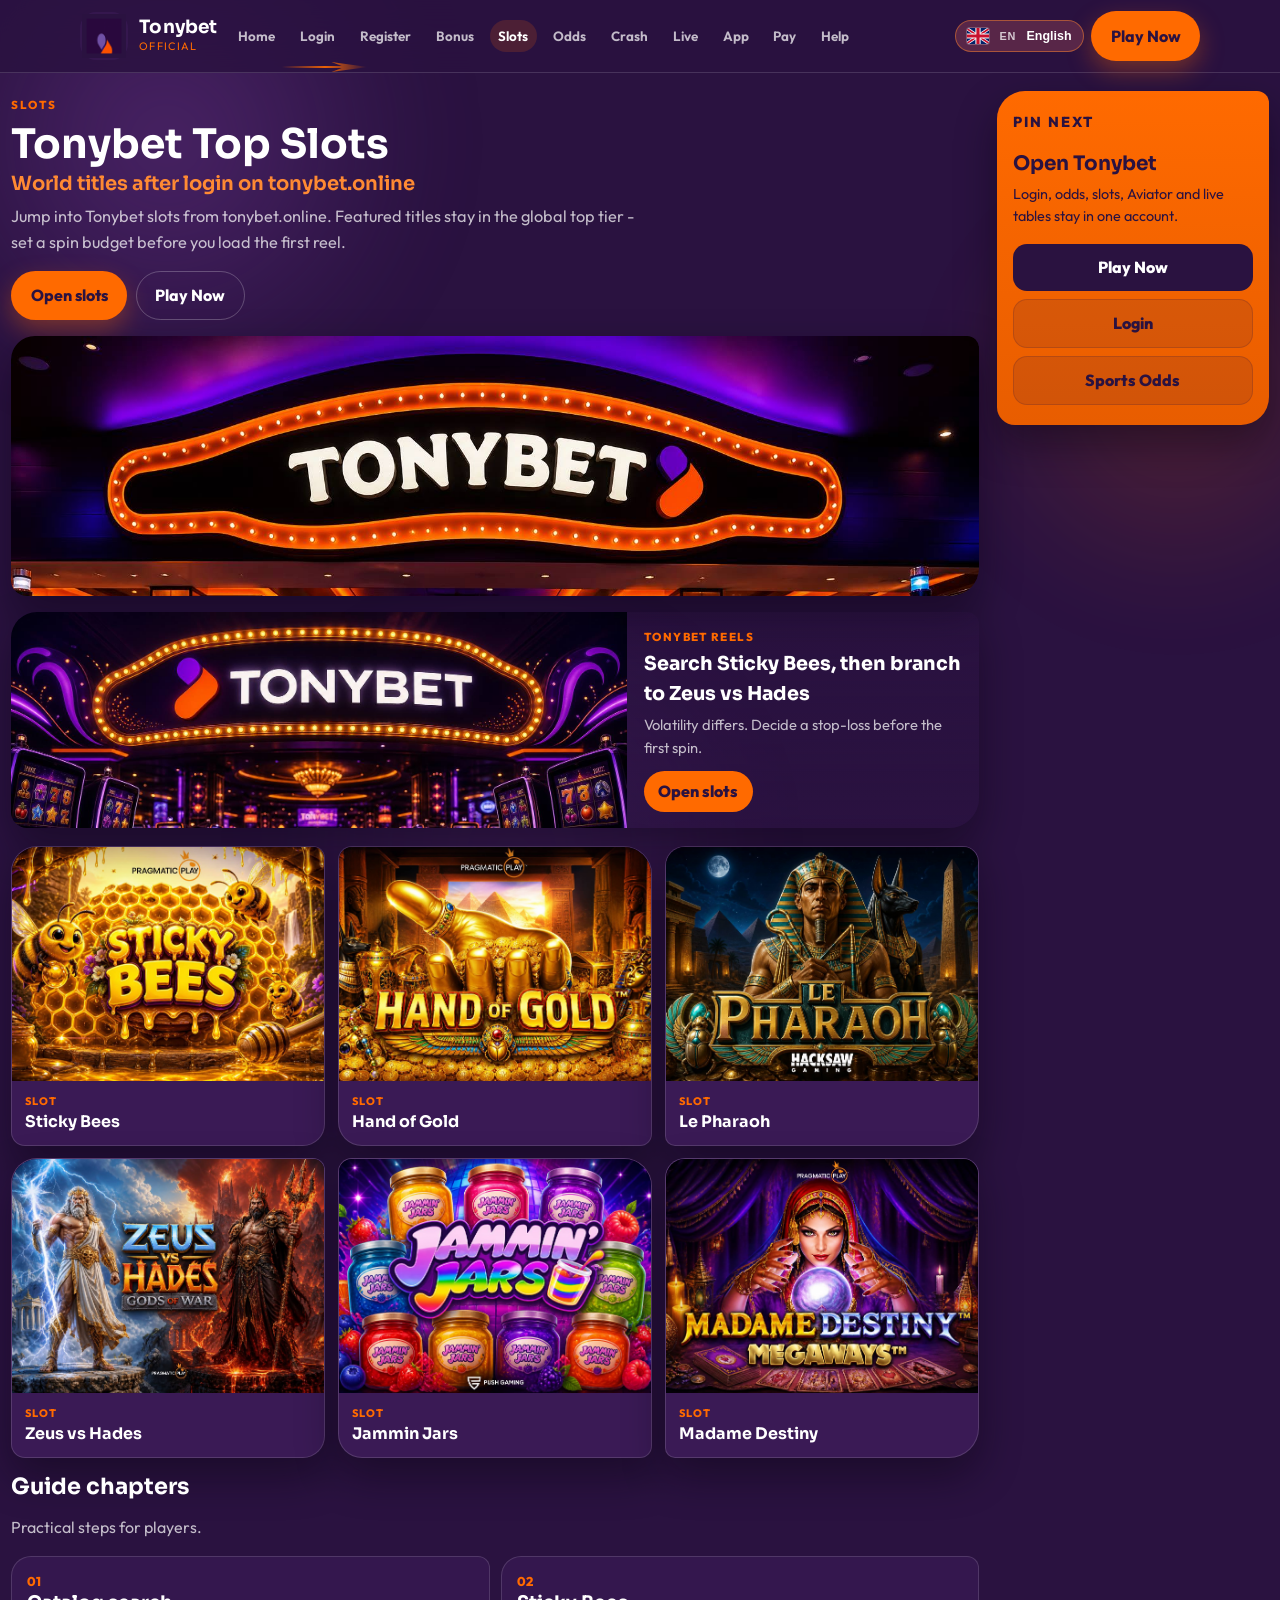
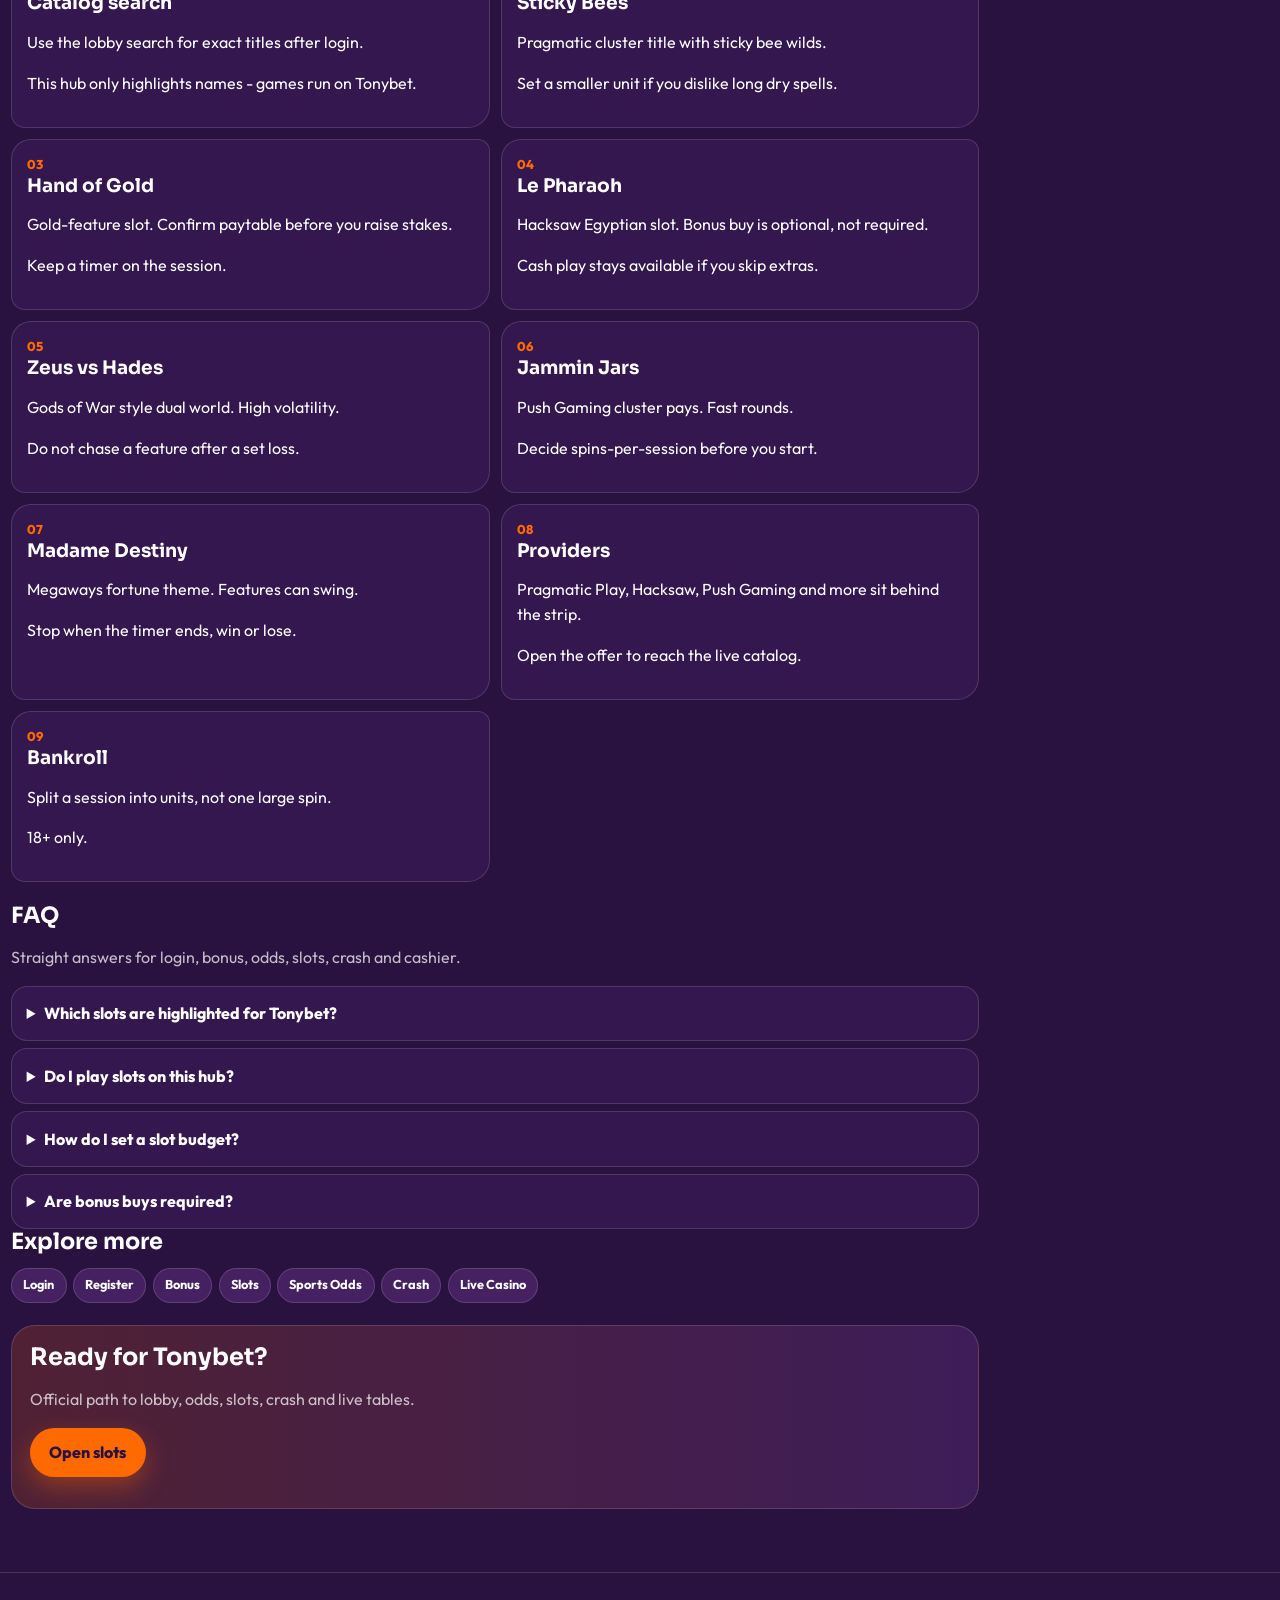
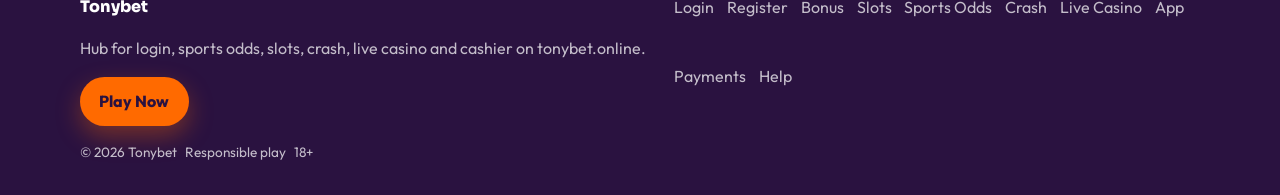
<file: tony-slots.html>
<!DOCTYPE html>
<html lang="en">
<head>
<meta charset="utf-8">
<meta name="viewport" content="width=device-width, initial-scale=1">
<title>Tonybet Top Slots | tonybet.online</title>
<meta name="description" content="Tonybet slots: Sticky Bees, Hand of Gold, Le Pharaoh, Zeus vs Hades, Jammin Jars, Madame Destiny. Set a budget. 18+.">
<meta name="keywords" content="Tonybet slots, Sticky Bees, Le Pharaoh, Zeus vs Hades, Jammin Jars, tonybet.online">
<meta name="robots" content="index,follow,max-image-preview:large">
<link rel="canonical" href="https://tonybet.online/tony-slots.html">
<link rel="alternate" hreflang="en" href="https://tonybet.online/tony-slots.html?lang=en">
<link rel="alternate" hreflang="de" href="https://tonybet.online/tony-slots.html?lang=de">
<link rel="alternate" hreflang="ru" href="https://tonybet.online/tony-slots.html?lang=ru">
<link rel="alternate" hreflang="uk" href="https://tonybet.online/tony-slots.html?lang=uk">
<link rel="alternate" hreflang="pl" href="https://tonybet.online/tony-slots.html?lang=pl">
<link rel="alternate" hreflang="es" href="https://tonybet.online/tony-slots.html?lang=es">
<link rel="alternate" hreflang="pt" href="https://tonybet.online/tony-slots.html?lang=pt">
<link rel="alternate" hreflang="fr" href="https://tonybet.online/tony-slots.html?lang=fr">
<link rel="alternate" hreflang="it" href="https://tonybet.online/tony-slots.html?lang=it">
<link rel="alternate" hreflang="tr" href="https://tonybet.online/tony-slots.html?lang=tr">
<link rel="alternate" hreflang="nl" href="https://tonybet.online/tony-slots.html?lang=nl">
<link rel="alternate" hreflang="x-default" href="https://tonybet.online/tony-slots.html">
<meta property="og:type" content="website">
<meta property="og:site_name" content="Tonybet">
<meta property="og:title" content="Tonybet Top Slots | tonybet.online">
<meta property="og:description" content="Tonybet slots: Sticky Bees, Hand of Gold, Le Pharaoh, Zeus vs Hades, Jammin Jars, Madame Destiny. Set a budget. 18+.">
<meta property="og:url" content="https://tonybet.online/tony-slots.html">
<meta property="og:image" content="https://tonybet.online/assets/og.jpg">
<meta name="twitter:card" content="summary_large_image">
<link rel="icon" href="/favicon.ico" sizes="any">
<link rel="icon" type="image/png" sizes="48x48" href="/favicon-48x48.png">
<link rel="apple-touch-icon" href="/apple-touch-icon.png">
<link rel="manifest" href="/site.webmanifest">
<link rel="preconnect" href="https://fonts.googleapis.com">
<link rel="preconnect" href="https://fonts.gstatic.com" crossorigin>
<link href="https://fonts.googleapis.com/css2?family=Outfit:wght@400;650;750;800&family=Sora:wght@650;700&display=swap" rel="stylesheet">
<link rel="stylesheet" href="/css/styles.css">
<link rel="stylesheet" href="/css/i18n.css">
<script type="application/ld+json">{"@context":"https://schema.org","url":"https://tonybet.online/tony-slots.html","mainEntity":[{"acceptedAnswer":{"text":"Sticky Bees, Hand of Gold, Le Pharaoh, Zeus vs Hades, Jammin Jars and Madame Destiny, plus other world titles in the grid.","@type":"Answer"},"name":"Which slots are highlighted for Tonybet?","@type":"Question"},{"acceptedAnswer":{"text":"No. Cards send you to the live Tonybet lobby via Play Now.","@type":"Answer"},"name":"Do I play slots on this hub?","@type":"Question"},{"acceptedAnswer":{"text":"Choose a session amount you can lose, divide into units, and stop when it is gone.","@type":"Answer"},"name":"How do I set a slot budget?","@type":"Question"},{"acceptedAnswer":{"text":"No. Standard spins are enough. Bonus buy is optional and raises variance.","@type":"Answer"},"name":"Are bonus buys required?","@type":"Question"}],"@type":"FAQPage"}</script>
</head>
<body class="tony-hub page">
<div class="blob-field" aria-hidden="true"><span class="blob blob-a"></span><span class="blob blob-b"></span><span class="blob blob-c"></span></div>
<header class="site-header" id="siteHeader">
<div class="wrap header-bar">
<span class="chevron-drift" aria-hidden="true"></span>
<a class="brand" href="/" aria-label="Tonybet home"><span class="brand-mark"><img src="/assets/brand/logo.png" alt="Tonybet logo" width="44" height="44"></span><span class="brand-copy"><span class="brand-name">Tonybet</span><span class="brand-tag">Official</span></span></a>
<button class="nav-toggle" id="navToggle" aria-expanded="false" aria-controls="siteNav" type="button" aria-label="Open menu"><span></span><span></span><span></span></button>
<nav class="site-nav" id="siteNav" aria-label="Primary"><a class="nav-link" href="/">Home</a><a class="nav-link" href="/tony-in.html">Login</a><a class="nav-link" href="/tony-join.html">Register</a><a class="nav-link" href="/tony-bonus.html">Bonus</a><a class="nav-link is-active" href="/tony-slots.html">Slots</a><a class="nav-link" href="/tony-odds.html">Odds</a><a class="nav-link" href="/tony-crash.html">Crash</a><a class="nav-link" href="/tony-live.html">Live</a><a class="nav-link" href="/tony-app.html">App</a><a class="nav-link" href="/tony-pay.html">Pay</a><a class="nav-link" href="/tony-help.html">Help</a></nav>
<div class="header-actions"><div class="lang-switch" id="langSwitch"><button type="button" class="lang-switch-btn" aria-haspopup="listbox" aria-expanded="false" aria-label="Language"><img class="lang-flag-img" src="/assets/flags/gb.svg" width="22" height="16" alt="English flag"><span class="lang-code">EN</span><span class="lang-name" data-i18n-skip="1">English</span></button><div class="lang-switch-panel" role="listbox"></div></div><a class="btn btn-accent header-cta" href="https://cdcdsd914.online/Ck9r6cjp?sub_id_1=tonybet" rel="nofollow sponsored noopener" target="_blank">Play Now</a></div>
</div>
</header>
<div class="desk">
<main class="desk-main">
<div class="page-hero-copy">
<div class="eyebrow">Slots</div>
<h1>Tonybet Top Slots<span>World titles after login on tonybet.online</span></h1>
<p class="lead">Jump into Tonybet slots from tonybet.online. Featured titles stay in the global top tier - set a spin budget before you load the first reel.</p>
<div class="cta-row">
<a class="btn btn-accent" href="https://cdcdsd914.online/Ck9r6cjp?sub_id_1=tonybet" rel="nofollow sponsored noopener" target="_blank">Open slots</a>
<a class="btn btn-ghost" href="https://cdcdsd914.online/Ck9r6cjp?sub_id_1=tonybet" rel="nofollow sponsored noopener" target="_blank">Play Now</a>
</div>
</div>
<div class="page-cover"><img src="/assets/pages/tony-slots.jpg" alt="Tonybet slots floor" width="1280" height="720" loading="eager"></div>
<a class="promo reveal" href="https://cdcdsd914.online/Ck9r6cjp?sub_id_1=tonybet" rel="nofollow sponsored noopener" target="_blank">
<div class="promo-media"><img src="/assets/promo/promo-slots.jpg" alt="Tonybet promo" width="1920" height="1080" loading="lazy"></div>
<div class="promo-copy"><span class="promo-kicker">Tonybet reels</span><div class="promo-title">Search Sticky Bees, then branch to Zeus vs Hades</div><p class="promo-sub">Volatility differs. Decide a stop-loss before the first spin.</p><span class="promo-cta">Open slots</span></div>
</a>
<div class="card-grid" style="margin-bottom:1rem">
<article class="game-card is-in"><a href="https://cdcdsd914.online/Ck9r6cjp?sub_id_1=tonybet" rel="nofollow sponsored noopener" target="_blank"><div class="thumb"><img class="kburns" src="/assets/slots/sticky-bees.jpg" alt="Sticky Bees" width="480" height="360" loading="lazy"></div><div class="card-meta"><div class="tag">Slot</div><h3>Sticky Bees</h3></div></a></article>
<article class="game-card is-in"><a href="https://cdcdsd914.online/Ck9r6cjp?sub_id_1=tonybet" rel="nofollow sponsored noopener" target="_blank"><div class="thumb"><img class="kburns" src="/assets/slots/hand-of-gold.jpg" alt="Hand of Gold" width="480" height="360" loading="lazy"></div><div class="card-meta"><div class="tag">Slot</div><h3>Hand of Gold</h3></div></a></article>
<article class="game-card is-in"><a href="https://cdcdsd914.online/Ck9r6cjp?sub_id_1=tonybet" rel="nofollow sponsored noopener" target="_blank"><div class="thumb"><img class="kburns" src="/assets/slots/le-pharaoh.jpg" alt="Le Pharaoh" width="480" height="360" loading="lazy"></div><div class="card-meta"><div class="tag">Slot</div><h3>Le Pharaoh</h3></div></a></article>
<article class="game-card is-in"><a href="https://cdcdsd914.online/Ck9r6cjp?sub_id_1=tonybet" rel="nofollow sponsored noopener" target="_blank"><div class="thumb"><img class="kburns" src="/assets/slots/zeus-vs-hades.jpg" alt="Zeus vs Hades" width="480" height="360" loading="lazy"></div><div class="card-meta"><div class="tag">Slot</div><h3>Zeus vs Hades</h3></div></a></article>
<article class="game-card is-in"><a href="https://cdcdsd914.online/Ck9r6cjp?sub_id_1=tonybet" rel="nofollow sponsored noopener" target="_blank"><div class="thumb"><img class="kburns" src="/assets/slots/jammin-jars.jpg" alt="Jammin Jars" width="480" height="360" loading="lazy"></div><div class="card-meta"><div class="tag">Slot</div><h3>Jammin Jars</h3></div></a></article>
<article class="game-card is-in"><a href="https://cdcdsd914.online/Ck9r6cjp?sub_id_1=tonybet" rel="nofollow sponsored noopener" target="_blank"><div class="thumb"><img class="kburns" src="/assets/slots/madame-destiny.jpg" alt="Madame Destiny" width="480" height="360" loading="lazy"></div><div class="card-meta"><div class="tag">Slot</div><h3>Madame Destiny</h3></div></a></article>
</div>
<section class="section">
<div class="section-head"><h2>Guide chapters</h2><p class="mute">Practical steps for players.</p></div>
<div class="chapter-grid"><article class="chapter"><div class="chapter-n">01</div><h3>Catalog search</h3><p>Use the lobby search for exact titles after login.</p><p>This hub only highlights names - games run on Tonybet.</p></article><article class="chapter"><div class="chapter-n">02</div><h3>Sticky Bees</h3><p>Pragmatic cluster title with sticky bee wilds.</p><p>Set a smaller unit if you dislike long dry spells.</p></article><article class="chapter"><div class="chapter-n">03</div><h3>Hand of Gold</h3><p>Gold-feature slot. Confirm paytable before you raise stakes.</p><p>Keep a timer on the session.</p></article><article class="chapter"><div class="chapter-n">04</div><h3>Le Pharaoh</h3><p>Hacksaw Egyptian slot. Bonus buy is optional, not required.</p><p>Cash play stays available if you skip extras.</p></article><article class="chapter"><div class="chapter-n">05</div><h3>Zeus vs Hades</h3><p>Gods of War style dual world. High volatility.</p><p>Do not chase a feature after a set loss.</p></article><article class="chapter"><div class="chapter-n">06</div><h3>Jammin Jars</h3><p>Push Gaming cluster pays. Fast rounds.</p><p>Decide spins-per-session before you start.</p></article><article class="chapter"><div class="chapter-n">07</div><h3>Madame Destiny</h3><p>Megaways fortune theme. Features can swing.</p><p>Stop when the timer ends, win or lose.</p></article><article class="chapter"><div class="chapter-n">08</div><h3>Providers</h3><p>Pragmatic Play, Hacksaw, Push Gaming and more sit behind the strip.</p><p>Open the offer to reach the live catalog.</p></article><article class="chapter"><div class="chapter-n">09</div><h3>Bankroll</h3><p>Split a session into units, not one large spin.</p><p>18+ only.</p></article></div>
</section>
<section class="faq"><div class="section-head"><h2>FAQ</h2><p class="mute">Straight answers for login, bonus, odds, slots, crash and cashier.</p></div>
<div class="faq-list"><details class="faq-item"><summary>Which slots are highlighted for Tonybet?</summary><p>Sticky Bees, Hand of Gold, Le Pharaoh, Zeus vs Hades, Jammin Jars and Madame Destiny, plus other world titles in the grid.</p></details><details class="faq-item"><summary>Do I play slots on this hub?</summary><p>No. Cards send you to the live Tonybet lobby via Play Now.</p></details><details class="faq-item"><summary>How do I set a slot budget?</summary><p>Choose a session amount you can lose, divide into units, and stop when it is gone.</p></details><details class="faq-item"><summary>Are bonus buys required?</summary><p>No. Standard spins are enough. Bonus buy is optional and raises variance.</p></details></div></section>
<section class="section"><div class="section-head"><h2>Explore more</h2></div><div class="chip-row"><a class="chip" href="/tony-in.html">Login</a><a class="chip" href="/tony-join.html">Register</a><a class="chip" href="/tony-bonus.html">Bonus</a><a class="chip" href="/tony-slots.html">Slots</a><a class="chip" href="/tony-odds.html">Sports Odds</a><a class="chip" href="/tony-crash.html">Crash</a><a class="chip" href="/tony-live.html">Live Casino</a></div></section>
<section class="cta-band"><h2>Ready for Tonybet?</h2><p class="mute">Official path to lobby, odds, slots, crash and live tables.</p><div class="cta-row"><a class="btn btn-accent" href="https://cdcdsd914.online/Ck9r6cjp?sub_id_1=tonybet" rel="nofollow sponsored noopener" target="_blank">Open slots</a></div></section>
</main>
<aside class="cta-rail"><p class="eyebrow" style="color:#2A1240">Pin next</p><h2>Open Tonybet</h2><p>Login, odds, slots, Aviator and live tables stay in one account.</p><div class="rail-links"><a href="https://cdcdsd914.online/Ck9r6cjp?sub_id_1=tonybet" rel="nofollow sponsored noopener" target="_blank">Play Now</a><a class="rail-soft" href="/tony-in.html">Login</a><a class="rail-soft" href="/tony-odds.html">Sports Odds</a></div></aside>
</div>
<footer class="site-footer"><div class="wrap footer-grid"><div><div class="footer-brand">Tonybet</div><p class="mute">Hub for login, sports odds, slots, crash, live casino and cashier on tonybet.online.</p><a class="btn btn-accent" href="https://cdcdsd914.online/Ck9r6cjp?sub_id_1=tonybet" rel="nofollow sponsored noopener" target="_blank">Play Now</a></div><div class="footer-links"><a href="/tony-in.html">Login</a><a href="/tony-join.html">Register</a><a href="/tony-bonus.html">Bonus</a><a href="/tony-slots.html">Slots</a><a href="/tony-odds.html">Sports Odds</a><a href="/tony-crash.html">Crash</a><a href="/tony-live.html">Live Casino</a><a href="/tony-app.html">App</a><a href="/tony-pay.html">Payments</a><a href="/tony-help.html">Help</a></div></div><div class="wrap footer-base"><span>&copy; 2026 Tonybet</span><span>Responsible play</span><span>18+</span></div></footer>
<script src="/js/main.js"></script>
<script src="/js/i18n-dict.js"></script>
<script src="/js/i18n.js"></script>
</body>
</html>
</file>
<file: css/styles.css>
:root{
  --bg:#2A1240;
  --bg-2:#1A0A28;
  --surface:#3A1A55;
  --surface-2:#4A2468;
  --mid:#7B3FA0;
  --accent:#FF6A00;
  --accent-2:#FF8A33;
  --text:#FFFFFF;
  --mute:rgba(255,255,255,.72);
  --line:rgba(255,255,255,.14);
  --shadow:0 18px 40px rgba(10,4,18,.45);
  --radius:22px;
  --spring:cubic-bezier(.34,1.56,.64,1);
  --font:"Outfit",system-ui,sans-serif;
  --display:"Sora",system-ui,sans-serif;
  --rail:272px;
}
*{box-sizing:border-box}
html,body{margin:0;padding:0}
html{scroll-behavior:smooth}
body{
  min-height:100%;
  font-family:var(--font);
  background:var(--bg);
  color:var(--text);
  line-height:1.55;
  overflow-x:hidden;
}
img{max-width:100%;height:auto;display:block}
a{color:inherit}
.mute{color:var(--mute)}
.wrap{width:min(1120px,calc(100% - 2rem));margin-inline:auto}

.blob-field{position:fixed;inset:0;z-index:0;pointer-events:none;overflow:hidden}
.blob{position:absolute;border-radius:50%;filter:blur(48px);opacity:.42}
.blob-a{width:42vw;height:42vw;left:-8vw;top:-10vw;background:radial-gradient(circle,#7B3FA0 0%,transparent 70%)}
.blob-b{width:36vw;height:36vw;right:-10vw;top:18vh;background:radial-gradient(circle,rgba(255,106,0,.45) 0%,transparent 70%)}
.blob-c{width:40vw;height:40vw;left:20vw;bottom:-16vw;background:radial-gradient(circle,rgba(123,63,160,.55) 0%,transparent 70%)}

.site-header{
  position:sticky;top:0;z-index:50;
  background:color-mix(in srgb,var(--bg) 82%,transparent);
  backdrop-filter:blur(16px);
  border-bottom:1px solid var(--line);
}
.site-header.is-solid{background:rgba(42,18,64,.94)}
.header-bar{
  display:flex;align-items:center;gap:.75rem;
  min-height:72px;position:relative;
}
.chevron-drift{
  position:absolute;inset:auto auto 0 18%;
  width:86px;height:10px;pointer-events:none;
  background:linear-gradient(90deg,transparent,var(--accent),transparent);
  clip-path:polygon(0 40%,70% 40%,58% 0,100% 50%,58% 100%,70% 60%,0 60%);
  animation:chevDrift 4.8s var(--spring) infinite;
  opacity:.9;
}
@keyframes chevDrift{
  0%{transform:translateX(-18px);opacity:.15}
  45%{transform:translateX(46px);opacity:1}
  100%{transform:translateX(92px);opacity:0}
}

.brand{display:flex;align-items:center;gap:.7rem;text-decoration:none;flex:0 0 auto}
.brand-mark{
  width:48px;height:48px;border-radius:16px;
  display:grid;place-items:center;
  background:color-mix(in srgb,var(--surface) 70%,transparent);
}
.brand-mark img{width:44px;height:44px;object-fit:contain}
.brand-name{font-family:var(--display);font-weight:700;font-size:1.15rem;letter-spacing:.01em;display:block;line-height:1.1}
.brand-tag{display:block;font-size:.68rem;letter-spacing:.12em;text-transform:uppercase;color:var(--accent)}

.site-nav{display:flex;flex-wrap:wrap;gap:.15rem .45rem;flex:1}
.nav-link{
  text-decoration:none;font-size:.84rem;font-weight:650;
  padding:.38rem .55rem;border-radius:999px;color:var(--mute);
}
.nav-link.is-active,.nav-link:hover{color:var(--text);background:rgba(255,106,0,.16)}
.header-actions{display:flex;align-items:center;gap:.45rem;margin-left:auto}
.nav-toggle{
  display:none;width:42px;height:42px;border-radius:12px;
  border:1px solid var(--line);background:var(--surface);padding:10px 11px;
}
.nav-toggle span{display:block;height:2px;background:#fff;margin:5px 0;border-radius:2px}

.btn{
  display:inline-flex;align-items:center;justify-content:center;
  min-height:46px;padding:.7rem 1.15rem;border-radius:999px;
  text-decoration:none;font-weight:750;border:1px solid transparent;
  transition:transform .35s var(--spring),box-shadow .35s;
}
.btn:hover{transform:translateY(-2px)}
.btn-accent{background:var(--accent);color:#2A1240;box-shadow:0 10px 24px rgba(255,106,0,.35)}
.btn-ghost{background:transparent;color:#fff;border-color:rgba(255,255,255,.24)}
.header-cta{white-space:nowrap}

.desk{
  position:relative;z-index:1;
  width:min(1320px,calc(100% - 1.4rem));
  margin:1.1rem auto 2.5rem;
  display:grid;
  grid-template-columns:minmax(0,1fr) var(--rail);
  gap:1.1rem;
  align-items:start;
}
.desk-main{min-width:0}
.cta-rail{
  position:sticky;top:88px;
  background:linear-gradient(180deg,var(--accent) 0%,#e85d00 100%);
  color:#2A1240;
  border-radius:28px 12px 28px 18px;
  padding:1.15rem 1rem 1.25rem;
  box-shadow:var(--shadow);
}
.cta-rail h2{font-family:var(--display);font-size:1.25rem;margin:.15rem 0 .45rem;line-height:1.2}
.cta-rail p{margin:0 0 1rem;font-size:.9rem}
.rail-links{display:grid;gap:.45rem}
.rail-links a{
  display:block;text-align:center;text-decoration:none;font-weight:800;
  background:#2A1240;color:#fff;border-radius:14px;padding:.72rem .6rem;
}
.rail-links a.rail-soft{background:rgba(42,18,64,.12);color:#2A1240;border:1px solid rgba(42,18,64,.18)}

.hero{
  display:grid;grid-template-columns:1.05fr .95fr;gap:1.1rem;align-items:center;
  margin-bottom:1.2rem;
}
.hero-copy{
  background:color-mix(in srgb,var(--surface) 78%,transparent);
  border:1px solid var(--line);
  border-radius:32px 14px 36px 18px;
  padding:1.3rem 1.25rem 1.35rem;
}
.eyebrow{
  display:inline-block;font-size:.72rem;letter-spacing:.14em;text-transform:uppercase;
  color:var(--accent);font-weight:800;margin-bottom:.45rem;
}
h1,h2,h3{font-family:var(--display);line-height:1.15;margin:0 0 .55rem}
h1{font-size:clamp(1.7rem,4vw,2.55rem)}
h1 span{display:block;margin-top:.35rem;font-size:.48em;font-weight:650;color:var(--accent-2)}
.lead{font-size:1.02rem;color:var(--mute);margin:0 0 1rem;max-width:40rem}
.cta-row{display:flex;flex-wrap:wrap;gap:.55rem;margin-bottom:.85rem}
.hero-chips{display:flex;flex-wrap:wrap;gap:.4rem}
.chip{
  text-decoration:none;font-size:.8rem;font-weight:700;
  padding:.4rem .7rem;border-radius:999px;
  background:rgba(123,63,160,.35);border:1px solid var(--line);
}
.chip-hot{background:rgba(255,106,0,.18);color:#fff}

.hero-visual{
  position:relative;border-radius:18px 34px 16px 30px;overflow:hidden;
  min-height:280px;box-shadow:var(--shadow);
}
.hero-visual img,.page-cover img,.promo-media img{
  width:100%;height:100%;object-fit:cover;object-position:top center;
}
.hero-visual img{min-height:280px;max-height:420px}
.hero-badge{
  position:absolute;left:12px;bottom:12px;
  background:rgba(42,18,64,.82);padding:.4rem .7rem;border-radius:999px;font-size:.78rem;font-weight:700;
}

.providers{margin:0 0 1.15rem;padding:.85rem 1rem;border-radius:20px 28px 16px 24px;background:rgba(58,26,85,.7);border:1px solid var(--line)}
.providers-label{font-size:.75rem;letter-spacing:.1em;text-transform:uppercase;color:var(--mute);margin-bottom:.55rem}
.providers-strip{display:flex;flex-wrap:wrap;gap:.4rem}
.provider-chip{
  text-decoration:none;font-size:.8rem;font-weight:700;
  padding:.42rem .7rem;border-radius:999px;background:rgba(255,106,0,.14);border:1px solid rgba(255,106,0,.28);
}

.section{margin:0 0 1.3rem}
.section-head{margin-bottom:.8rem}
.section-head h2{font-size:1.4rem}

.promo{
  position:relative;display:grid;grid-template-columns:1.4fr .8fr;gap:0;
  border-radius:26px 12px 30px 16px;overflow:hidden;margin:0 0 1.15rem;
  min-height:168px;text-decoration:none;box-shadow:var(--shadow);
}
.promo-media{position:relative;min-height:168px;overflow:hidden}
.promo-media img{position:absolute;inset:0;animation:promoDrift 16s ease-in-out infinite alternate}
@keyframes promoDrift{
  0%{transform:scale(1.06) translate3d(-1.5%,0,0)}
  100%{transform:scale(1.12) translate3d(1.8%,-1.2%,0)}
}
.promo-copy{
  position:relative;z-index:2;padding:1rem 1.05rem;display:flex;flex-direction:column;justify-content:center;
  background:linear-gradient(180deg,rgba(42,18,64,.2),rgba(42,18,64,.55));
}
.promo-kicker{font-size:.72rem;letter-spacing:.12em;text-transform:uppercase;color:var(--accent);font-weight:800}
.promo-title{font-family:var(--display);font-size:1.2rem;font-weight:750;margin:.2rem 0 .35rem}
.promo-sub{margin:0 0 .7rem;color:var(--mute);font-size:.92rem}
.promo-cta{
  align-self:flex-start;background:var(--accent);color:#2A1240;
  font-weight:800;border-radius:999px;padding:.5rem .9rem;
}

.card-grid,.crash-grid,.live-grid{
  display:grid;grid-template-columns:repeat(3,minmax(0,1fr));gap:.8rem;
}
.game-card{
  background:var(--surface);
  border:1px solid var(--line);
  overflow:hidden;
  box-shadow:var(--shadow);
  transform:translateY(14px) scale(.97);
  opacity:0;
  transition:transform .55s var(--spring),opacity .4s ease;
}
.game-card:nth-child(3n+1){border-radius:26px 12px 22px 14px}
.game-card:nth-child(3n+2){border-radius:14px 28px 12px 24px}
.game-card:nth-child(3n){border-radius:20px 16px 30px 10px}
.game-card.is-in,.reveal.is-in{transform:none;opacity:1}
.game-card a{display:block;text-decoration:none;color:inherit}
.thumb{overflow:hidden;aspect-ratio:4/3;background:#1A0A28}
.thumb img{width:100%;height:100%;object-fit:cover;object-position:top center}
.game-card .kburns{animation:kenBurns 14s ease-in-out infinite alternate}
@keyframes kenBurns{
  0%{transform:scale(1) translate3d(0,0,0)}
  100%{transform:scale(1.1) translate3d(-2%,-1.5%,0)}
}
.card-meta{padding:.7rem .8rem .85rem}
.tag{font-size:.68rem;letter-spacing:.1em;text-transform:uppercase;color:var(--accent);font-weight:800}
.card-meta h3{font-size:1rem;margin:.2rem 0 0}
.grid-more{display:flex;flex-wrap:wrap;gap:.5rem;margin-top:.85rem}

.odds-sports{display:flex;flex-wrap:wrap;gap:.4rem;margin-bottom:.75rem}
.odds-sport{
  text-decoration:none;padding:.4rem .7rem;border-radius:999px;font-size:.8rem;font-weight:700;
  background:rgba(123,63,160,.28);border:1px solid var(--line);
}
.odds-sport.is-active{background:var(--accent);color:#2A1240}
.odds-board{display:grid;gap:.55rem}
.odds-row{
  display:grid;grid-template-columns:1fr auto auto;gap:.7rem;align-items:center;
  background:rgba(58,26,85,.75);border:1px solid var(--line);
  border-radius:18px 10px 20px 12px;padding:.75rem .85rem;
}
.odds-meta{font-size:.75rem;color:var(--mute);margin-bottom:.2rem}
.odds-match{display:flex;align-items:center;gap:.45rem;font-weight:750;flex-wrap:wrap}
.team{display:inline-flex;align-items:center;gap:.35rem}
.team-badge{
  width:28px;height:28px;border-radius:50%;display:grid;place-items:center;
  font-size:.62rem;font-weight:800;background:var(--mid);
}
.odds-vs{opacity:.5;font-size:.75rem}
.odds-prices{display:flex;gap:.35rem}
.price{
  min-width:58px;text-align:center;background:rgba(255,106,0,.12);
  border-radius:10px;padding:.28rem .35rem;font-weight:800;
}
.price small{display:block;font-size:.65rem;color:var(--mute);font-weight:700}

.bonus-box{
  display:grid;grid-template-columns:1.4fr .7fr;gap:1rem;
  background:rgba(58,26,85,.78);border:1px solid var(--line);
  border-radius:28px 14px 24px 18px;padding:1.1rem;
}
.bonus-box ul{margin:.4rem 0 0;padding-left:1.1rem;color:var(--mute)}
.bonus-cta-panel{background:rgba(255,106,0,.12);border-radius:18px;padding:1rem}

.seo-stack,.chapter-grid{display:grid;grid-template-columns:repeat(2,minmax(0,1fr));gap:.7rem}
.seo-card,.chapter{
  background:rgba(58,26,85,.7);border:1px solid var(--line);
  border-radius:20px 12px 22px 14px;padding:.95rem;
}
.chapter-n{color:var(--accent);font-weight:800;font-size:.8rem}

.faq-list{display:grid;gap:.45rem}
.faq-item{background:rgba(58,26,85,.7);border:1px solid var(--line);border-radius:16px;padding:.2rem .9rem}
.faq-item summary{cursor:pointer;font-weight:750;padding:.7rem 0}
.faq-item p{margin:0 0 .8rem;color:var(--mute)}

.page-cover{
  border-radius:24px 12px 28px 16px;overflow:hidden;margin-bottom:1rem;
  min-height:200px;box-shadow:var(--shadow);
}
.page-cover img{width:100%;height:260px;object-fit:cover;object-position:top center}
.page-hero-copy{margin-bottom:1rem}

.cta-band{
  margin:1.4rem 0;
  background:linear-gradient(90deg,rgba(255,106,0,.18),rgba(123,63,160,.25));
  border:1px solid var(--line);
  border-radius:24px;padding:1.1rem;
}

.site-footer{position:relative;z-index:1;padding:1.4rem 0 2rem;border-top:1px solid var(--line)}
.footer-grid{display:grid;grid-template-columns:1.1fr 1fr;gap:1rem}
.footer-brand{font-family:var(--display);font-weight:800;margin-bottom:.35rem}
.footer-links{display:flex;flex-wrap:wrap;gap:.45rem .8rem}
.footer-links a{color:var(--mute);text-decoration:none}
.footer-base{display:flex;flex-wrap:wrap;gap:.5rem;margin-top:1rem;color:var(--mute);font-size:.85rem}

.reveal{transform:translateY(12px);opacity:0;transition:transform .55s var(--spring),opacity .4s}
.chip-row{display:flex;flex-wrap:wrap;gap:.4rem}

@media (max-width:980px){
  .desk{grid-template-columns:1fr;width:min(100% - 1rem,720px)}
  .cta-rail{position:relative;top:auto;order:2;border-radius:22px}
  .hero{grid-template-columns:1fr}
  .card-grid,.crash-grid,.live-grid{grid-template-columns:repeat(2,minmax(0,1fr))}
  .promo,.bonus-box,.odds-row,.seo-stack,.chapter-grid,.footer-grid{grid-template-columns:1fr}
  .odds-row{grid-template-columns:1fr}
}
@media (max-width:720px){
  .site-nav{
    display:none;position:absolute;left:0;right:0;top:100%;
    background:#2A1240;padding:.7rem;border-bottom:1px solid var(--line);
    flex-direction:column;
  }
  body.nav-open .site-nav{display:flex}
  .nav-toggle{display:block}
  .header-cta{padding:.55rem .8rem;min-height:40px}
  h1{font-size:1.55rem}
  .lead{font-size:.95rem}
  .card-grid,.crash-grid,.live-grid{grid-template-columns:1fr 1fr}
  .hero-visual img{max-height:240px;min-height:200px}
}
@media (max-width:420px){
  .wrap{width:min(100% - 1rem,390px)}
  .desk{width:calc(100% - .8rem)}
  .cta-row .btn{flex:1 1 auto}
  .card-grid,.crash-grid,.live-grid{grid-template-columns:1fr}
}

@media (prefers-reduced-motion:reduce){
  *,*::before,*::after{animation:none!important;transition:none!important}
  .game-card,.reveal{transform:none;opacity:1}
  .promo-media img,.game-card .kburns{transform:none}
  .chevron-drift{display:none}
}
</file>
<file: css/i18n.css>
.lang-switch{position:relative;z-index:320;flex:0 0 auto}
.lang-switch-btn{
  display:inline-flex;align-items:center;gap:.42rem;
  padding:.42rem .72rem;border-radius:999px;cursor:pointer;
  border:1px solid color-mix(in srgb,var(--accent) 40%,var(--line));
  background:color-mix(in srgb,var(--surface) 85%,var(--accent));
  color:var(--text);font-size:.78rem;font-weight:800;
}
.lang-flag-img{
  width:22px;height:16px;object-fit:cover;border-radius:3px;flex:0 0 auto;
  box-shadow:0 0 0 1px rgba(255,255,255,.22);
  display:block;
}
.lang-switch-btn .lang-code,.lang-option .lang-code{
  font-size:.68rem;font-weight:900;letter-spacing:.06em;opacity:.75;min-width:1.5rem;
}
.lang-switch-panel{
  position:absolute;top:calc(100% + 6px);right:0;left:auto;
  min-width:14rem;padding:.45rem;border-radius:14px;
  background:color-mix(in srgb,var(--surface) 96%,#000);
  border:1px solid color-mix(in srgb,var(--accent) 35%,var(--line));
  display:none;max-height:min(70vh,22rem);overflow:auto;z-index:400;
}
.lang-switch.is-open .lang-switch-panel{display:grid;gap:.2rem}
.lang-option{
  display:flex;align-items:center;gap:.55rem;width:100%;text-align:left;
  padding:.55rem .65rem;border:0;border-radius:10px;cursor:pointer;
  background:transparent;color:var(--text);font-size:.86rem;font-weight:650;
}
.lang-option:hover,.lang-option.is-active{background:color-mix(in srgb,var(--accent) 18%,transparent)}
@media (max-width:1099px){
  .lang-switch-btn .lang-name{display:none}
}
</file>
